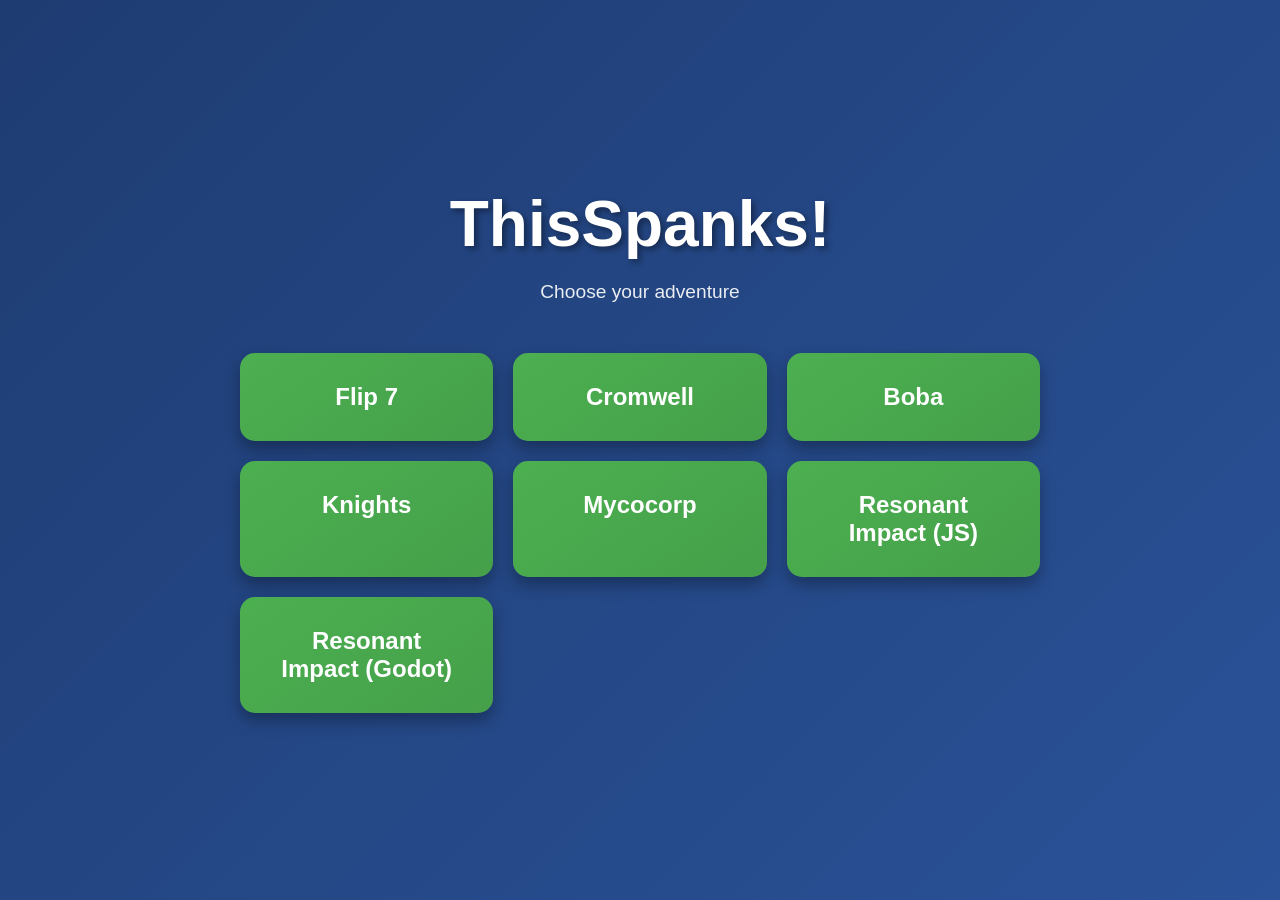
<file: index.html>
<!DOCTYPE html>
<html lang="en">
<head>
    <meta charset="UTF-8">
    <meta name="viewport" content="width=device-width, initial-scale=1.0">
    <title>ThisSpanks!</title>
    <style>
        * {
            margin: 0;
            padding: 0;
            box-sizing: border-box;
        }

        body {
            font-family: 'Segoe UI', Tahoma, Geneva, Verdana, sans-serif;
            background: linear-gradient(135deg, #1e3c72, #2a5298);
            min-height: 100vh;
            display: flex;
            flex-direction: column;
            align-items: center;
            justify-content: center;
            padding: 20px;
            color: white;
        }

        .container {
            max-width: 800px;
            width: 100%;
            text-align: center;
        }

        h1 {
            font-size: 4rem;
            margin-bottom: 20px;
            text-shadow: 3px 3px 6px rgba(0,0,0,0.4);
            animation: fadeInDown 1s ease-out;
        }

        .subtitle {
            font-size: 1.2rem;
            margin-bottom: 50px;
            opacity: 0.9;
            animation: fadeIn 1.5s ease-out;
        }

        .button-grid {
            display: grid;
            grid-template-columns: repeat(auto-fit, minmax(250px, 1fr));
            gap: 20px;
            margin-top: 30px;
            animation: fadeInUp 1s ease-out;
        }

        .nav-button {
            background: linear-gradient(145deg, #4CAF50, #45a049);
            border: none;
            color: white;
            padding: 30px 40px;
            text-align: center;
            text-decoration: none;
            display: inline-block;
            font-size: 1.5rem;
            font-weight: bold;
            border-radius: 15px;
            box-shadow: 0 8px 16px rgba(0,0,0,0.3);
            transition: all 0.3s ease;
            cursor: pointer;
        }

        .nav-button:hover {
            background: linear-gradient(145deg, #45a049, #3d8b40);
            transform: translateY(-5px);
            box-shadow: 0 12px 24px rgba(0,0,0,0.4);
        }

        .nav-button:active {
            transform: translateY(-2px);
            box-shadow: 0 6px 12px rgba(0,0,0,0.3);
        }

        @keyframes fadeInDown {
            from {
                opacity: 0;
                transform: translateY(-30px);
            }
            to {
                opacity: 1;
                transform: translateY(0);
            }
        }

        @keyframes fadeIn {
            from {
                opacity: 0;
            }
            to {
                opacity: 1;
            }
        }

        @keyframes fadeInUp {
            from {
                opacity: 0;
                transform: translateY(30px);
            }
            to {
                opacity: 1;
                transform: translateY(0);
            }
        }

        @media (max-width: 768px) {
            h1 {
                font-size: 2.5rem;
            }

            .nav-button {
                font-size: 1.2rem;
                padding: 20px 30px;
            }

            .button-grid {
                grid-template-columns: 1fr;
            }
        }
    </style>
</head>
<body>
    <div class="container">
        <h1>ThisSpanks!</h1>
        <p class="subtitle">Choose your adventure</p>
        
        <div class="button-grid">
            <a href="/flip7/" class="nav-button">Flip 7</a>
            <a href="/Cromwell/" class="nav-button">Cromwell</a>
            <a href="/boba/" class="nav-button">Boba</a>
            <a href="/knights/" class="nav-button">Knights</a>
            <a href="/mycocorp/" class="nav-button">Mycocorp</a>
            <a href="/resonant-impact-js/" class="nav-button">Resonant Impact (JS)</a>
            <a href="/resonant-impact-godot/" class="nav-button">Resonant Impact (Godot)</a>
        </div>
    </div>
</body>
</html>
</file>
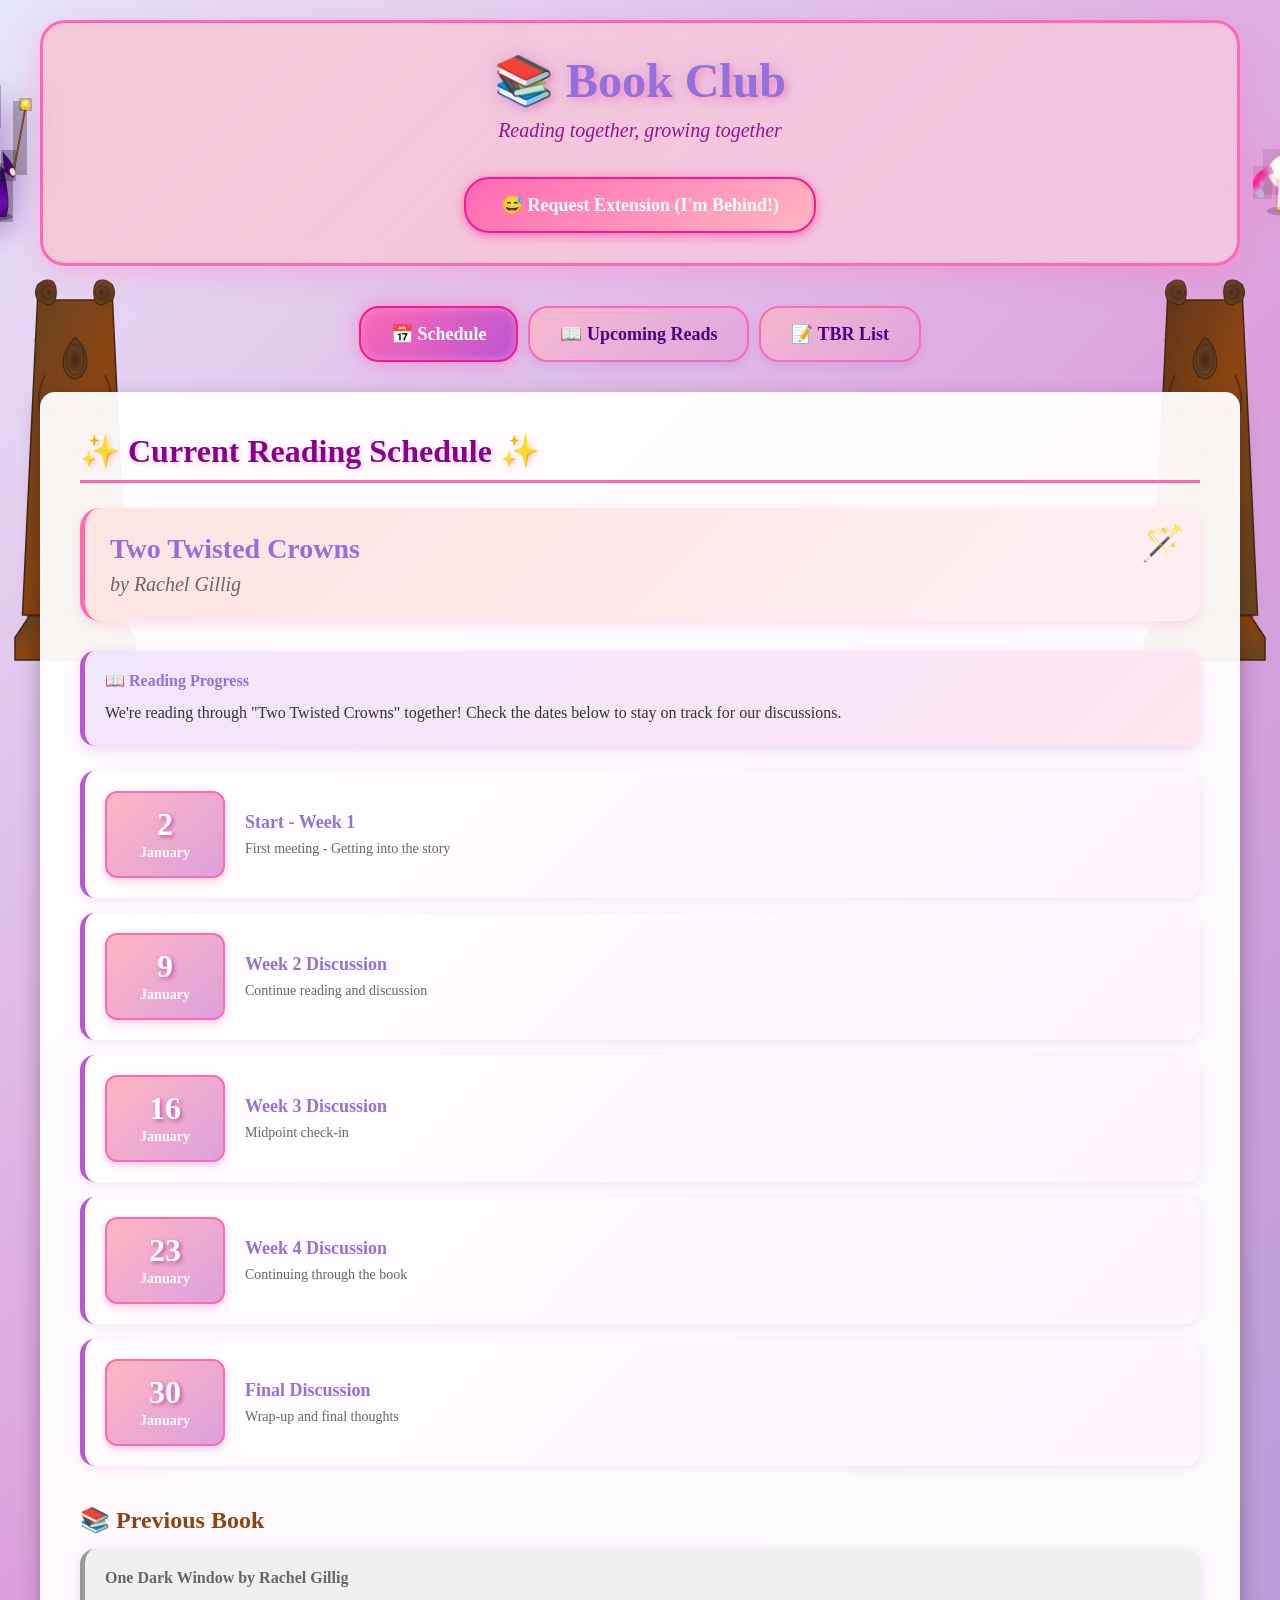
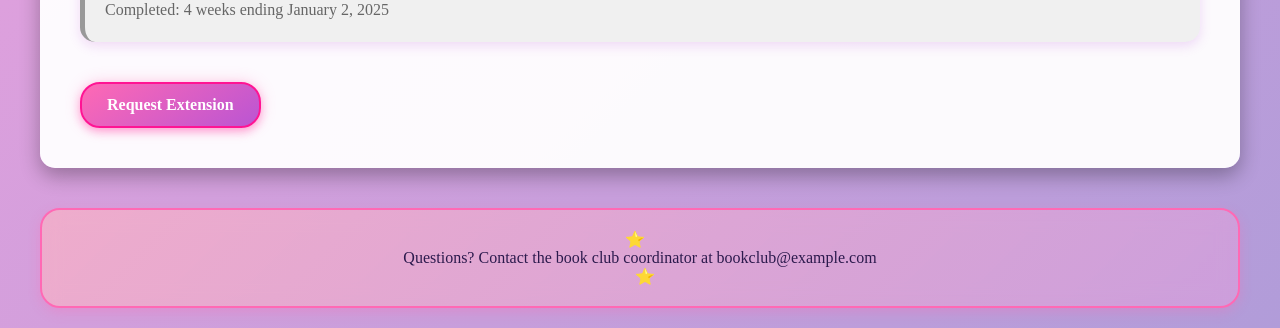
<file: bookclub/index.html>
<!DOCTYPE html>
<html lang="en">
<head>
    <meta charset="UTF-8">
    <meta name="viewport" content="width=device-width, initial-scale=1.0">
    <title>Book Club</title>
    <style>
        * {
            margin: 0;
            padding: 0;
            box-sizing: border-box;
        }

        body {
            font-family: 'Georgia', serif;
            background: linear-gradient(135deg, #E6E6FA, #DDA0DD, #B19CD9);
            min-height: 100vh;
            padding: 20px;
            color: #2C1A4D;
            position: relative;
            overflow-x: hidden;
        }

        body::before,
        body::after {
            content: '';
            position: fixed;
            top: 0;
            width: 150px;
            height: 100vh;
            background-size: contain;
            background-repeat: no-repeat;
            background-position: center;
            z-index: 1;
            pointer-events: none;
        }

        body::before {
            left: 0;
            background-image: url('data:image/svg+xml,%3Csvg xmlns="http://www.w3.org/2000/svg" viewBox="0 0 200 600"%3E%3Cdefs%3E%3ClinearGradient id="woodGrad1" x1="0%25" y1="0%25" x2="100%25" y2="100%25"%3E%3Cstop offset="0%25" style="stop-color:%23654321" /%3E%3Cstop offset="50%25" style="stop-color:%238B4513" /%3E%3Cstop offset="100%25" style="stop-color:%235C3317" /%3E%3C/linearGradient%3E%3CradialGradient id="carving"%3E%3Cstop offset="0%25" style="stop-color:%234A2511" /%3E%3Cstop offset="100%25" style="stop-color:%23654321" /%3E%3C/radialGradient%3E%3C/defs%3E%3Cg%3E%3C!-- Base --%3E%3Cpath d="M 40 520 L 160 520 L 180 550 L 180 580 L 20 580 L 20 550 Z" fill="url(%23woodGrad1)" stroke="%234A2511" stroke-width="2"/%3E%3Crect x="35" y="515" width="130" height="8" fill="%234A2511" opacity="0.5"/%3E%3C!-- Main body --%3E%3Cpath d="M 50 100 L 150 100 L 170 520 L 30 520 Z" fill="url(%23woodGrad1)" stroke="%234A2511" stroke-width="2"/%3E%3C!-- Ornate top scrollwork --%3E%3Cpath d="M 50 100 Q 45 90 50 80 Q 60 70 70 75 Q 75 80 75 90 Q 75 100 70 105 Q 65 108 60 105 Z" fill="url(%23carving)" stroke="%234A2511" stroke-width="1.5"/%3E%3Ccircle cx="65" cy="90" r="8" fill="url(%23carving)" stroke="%234A2511" stroke-width="1"/%3E%3Cpath d="M 150 100 Q 155 90 150 80 Q 140 70 130 75 Q 125 80 125 90 Q 125 100 130 105 Q 135 108 140 105 Z" fill="url(%23carving)" stroke="%234A2511" stroke-width="1.5"/%3E%3Ccircle cx="135" cy="90" r="8" fill="url(%23carving)" stroke="%234A2511" stroke-width="1"/%3E%3C!-- Center carved flourish --%3E%3Cpath d="M 100 150 Q 90 160 85 175 Q 82 190 90 200 Q 100 210 110 200 Q 118 190 115 175 Q 112 160 100 150 Z" fill="url(%23carving)" stroke="%234A2511" stroke-width="1.5"/%3E%3Cellipse cx="100" cy="180" rx="12" ry="20" fill="url(%23carving)" stroke="%234A2511" stroke-width="1"/%3E%3C!-- Decorative curves --%3E%3Cpath d="M 60 200 Q 50 220 52 240 Q 55 260 65 270" stroke="%234A2511" stroke-width="3" fill="none" opacity="0.6"/%3E%3Cpath d="M 140 200 Q 150 220 148 240 Q 145 260 135 270" stroke="%234A2511" stroke-width="3" fill="none" opacity="0.6"/%3E%3C!-- Additional carved details --%3E%3Ccircle cx="70" cy="250" r="6" fill="url(%23carving)" stroke="%234A2511" stroke-width="1"/%3E%3Ccircle cx="130" cy="250" r="6" fill="url(%23carving)" stroke="%234A2511" stroke-width="1"/%3E%3Ccircle cx="100" cy="300" r="7" fill="url(%23carving)" stroke="%234A2511" stroke-width="1"/%3E%3C!-- Wood grain lines --%3E%3Cline x1="45" y1="150" x2="155" y2="500" stroke="%235C3317" stroke-width="1" opacity="0.3"/%3E%3Cline x1="55" y1="120" x2="165" y2="510" stroke="%235C3317" stroke-width="1" opacity="0.2"/%3E%3Cline x1="75" y1="140" x2="145" y2="490" stroke="%235C3317" stroke-width="0.5" opacity="0.4"/%3E%3C/g%3E%3C/svg%3E');
        }

        body::after {
            right: 0;
            background-image: url('data:image/svg+xml,%3Csvg xmlns="http://www.w3.org/2000/svg" viewBox="0 0 200 600"%3E%3Cdefs%3E%3ClinearGradient id="woodGrad2" x1="0%25" y1="0%25" x2="100%25" y2="100%25"%3E%3Cstop offset="0%25" style="stop-color:%235C3317" /%3E%3Cstop offset="50%25" style="stop-color:%238B4513" /%3E%3Cstop offset="100%25" style="stop-color:%23654321" /%3E%3C/linearGradient%3E%3CradialGradient id="carving2"%3E%3Cstop offset="0%25" style="stop-color:%234A2511" /%3E%3Cstop offset="100%25" style="stop-color:%23654321" /%3E%3C/radialGradient%3E%3C/defs%3E%3Cg%3E%3C!-- Base --%3E%3Cpath d="M 40 520 L 160 520 L 180 550 L 180 580 L 20 580 L 20 550 Z" fill="url(%23woodGrad2)" stroke="%234A2511" stroke-width="2"/%3E%3Crect x="35" y="515" width="130" height="8" fill="%234A2511" opacity="0.5"/%3E%3C!-- Main body --%3E%3Cpath d="M 50 100 L 150 100 L 170 520 L 30 520 Z" fill="url(%23woodGrad2)" stroke="%234A2511" stroke-width="2"/%3E%3C!-- Ornate top scrollwork --%3E%3Cpath d="M 50 100 Q 45 90 50 80 Q 60 70 70 75 Q 75 80 75 90 Q 75 100 70 105 Q 65 108 60 105 Z" fill="url(%23carving2)" stroke="%234A2511" stroke-width="1.5"/%3E%3Ccircle cx="65" cy="90" r="8" fill="url(%23carving2)" stroke="%234A2511" stroke-width="1"/%3E%3Cpath d="M 150 100 Q 155 90 150 80 Q 140 70 130 75 Q 125 80 125 90 Q 125 100 130 105 Q 135 108 140 105 Z" fill="url(%23carving2)" stroke="%234A2511" stroke-width="1.5"/%3E%3Ccircle cx="135" cy="90" r="8" fill="url(%23carving2)" stroke="%234A2511" stroke-width="1"/%3E%3C!-- Center carved flourish --%3E%3Cpath d="M 100 150 Q 90 160 85 175 Q 82 190 90 200 Q 100 210 110 200 Q 118 190 115 175 Q 112 160 100 150 Z" fill="url(%23carving2)" stroke="%234A2511" stroke-width="1.5"/%3E%3Cellipse cx="100" cy="180" rx="12" ry="20" fill="url(%23carving2)" stroke="%234A2511" stroke-width="1"/%3E%3C!-- Decorative curves --%3E%3Cpath d="M 60 200 Q 50 220 52 240 Q 55 260 65 270" stroke="%234A2511" stroke-width="3" fill="none" opacity="0.6"/%3E%3Cpath d="M 140 200 Q 150 220 148 240 Q 145 260 135 270" stroke="%234A2511" stroke-width="3" fill="none" opacity="0.6"/%3E%3C!-- Additional carved details --%3E%3Ccircle cx="70" cy="250" r="6" fill="url(%23carving2)" stroke="%234A2511" stroke-width="1"/%3E%3Ccircle cx="130" cy="250" r="6" fill="url(%23carving2)" stroke="%234A2511" stroke-width="1"/%3E%3Ccircle cx="100" cy="300" r="7" fill="url(%23carving2)" stroke="%234A2511" stroke-width="1"/%3E%3C!-- Wood grain lines --%3E%3Cline x1="45" y1="150" x2="155" y2="500" stroke="%235C3317" stroke-width="1" opacity="0.3"/%3E%3Cline x1="55" y1="120" x2="165" y2="510" stroke="%235C3317" stroke-width="1" opacity="0.2"/%3E%3Cline x1="75" y1="140" x2="145" y2="490" stroke="%235C3317" stroke-width="0.5" opacity="0.4"/%3E%3C/g%3E%3C/svg%3E');
        }

        .container {
            max-width: 1200px;
            margin: 0 auto;
            position: relative;
            z-index: 2;
        }

        header {
            text-align: center;
            margin-bottom: 40px;
            padding: 30px;
            background: linear-gradient(135deg, rgba(255, 182, 193, 0.6), rgba(255, 218, 224, 0.6));
            border-radius: 25px;
            backdrop-filter: blur(10px);
            border: 3px solid #FF69B4;
            box-shadow: 0 8px 32px rgba(255, 105, 180, 0.3);
            position: relative;
            overflow: visible;
        }

        header::before {
            content: '';
            position: absolute;
            left: -120px;
            top: 50%;
            transform: translateY(-50%);
            width: 140px;
            height: 160px;
            background-image: url('data:image/svg+xml,%3Csvg xmlns="http://www.w3.org/2000/svg" viewBox="0 0 400 500"%3E%3Cdefs%3E%3ClinearGradient id="robeG" x1="0%25" y1="0%25" x2="0%25" y2="100%25"%3E%3Cstop offset="0%25" style="stop-color:%232C0F5C" /%3E%3Cstop offset="40%25" style="stop-color:%234B0082" /%3E%3Cstop offset="70%25" style="stop-color:%236A0DAD" /%3E%3Cstop offset="100%25" style="stop-color:%234B0082" /%3E%3C/linearGradient%3E%3ClinearGradient id="robeShade" x1="0%25" y1="0%25" x2="100%25" y2="0%25"%3E%3Cstop offset="0%25" style="stop-color:%232C0F5C" /%3E%3Cstop offset="50%25" style="stop-color:%234B0082" /%3E%3Cstop offset="100%25" style="stop-color:%232C0F5C" /%3E%3C/linearGradient%3E%3CradialGradient id="glow"%3E%3Cstop offset="0%25" style="stop-color:%23FFD700;stop-opacity:1" /%3E%3Cstop offset="30%25" style="stop-color:%23FFA500;stop-opacity:0.8" /%3E%3Cstop offset="100%25" style="stop-color:%23FF8C00;stop-opacity:0" /%3E%3C/radialGradient%3E%3ClinearGradient id="beardG" x1="0%25" y1="0%25" x2="0%25" y2="100%25"%3E%3Cstop offset="0%25" style="stop-color:%23FFFFFF" /%3E%3Cstop offset="60%25" style="stop-color:%23F0F0F0" /%3E%3Cstop offset="100%25" style="stop-color:%23E0E0E0" /%3E%3C/linearGradient%3E%3Cfilter id="wizShadow"%3E%3CfeGaussianBlur in="SourceAlpha" stdDeviation="4"/%3E%3CfeOffset dx="3" dy="4"/%3E%3CfeFlood flood-color="%23000" flood-opacity="0.5"/%3E%3CfeComposite in2="offsetblur" operator="in"/%3E%3CfeMerge%3E%3CfeMergeNode/%3E%3CfeMergeNode in="SourceGraphic"/%3E%3C/feMerge%3E%3C/filter%3E%3C/defs%3E%3C!-- Shadow base --%3E%3Cellipse cx="200" cy="480" rx="80" ry="15" fill="%23000" opacity="0.3"/%3E%3C!-- Robe body --%3E%3Cpath d="M 150 330 Q 140 370 135 420 Q 132 450 140 480 L 260 480 Q 268 450 265 420 Q 260 370 250 330 Z" fill="url(%23robeG)" stroke="%232C0F5C" stroke-width="3" filter="url(%23wizShadow)"/%3E%3C!-- Robe folds --%3E%3Cpath d="M 170 340 Q 168 380 166 420" stroke="%232C0F5C" stroke-width="2" fill="none" opacity="0.4"/%3E%3Cpath d="M 200 335 Q 198 375 197 420" stroke="%232C0F5C" stroke-width="2" fill="none" opacity="0.4"/%3E%3Cpath d="M 230 340 Q 232 380 234 420" stroke="%232C0F5C" stroke-width="2" fill="none" opacity="0.4"/%3E%3C!-- Sleeves --%3E%3Cpath d="M 150 280 Q 130 300 115 330 Q 110 345 118 358 L 145 340 Z" fill="url(%23robeShade)" stroke="%232C0F5C" stroke-width="2.5" filter="url(%23wizShadow)"/%3E%3Cpath d="M 250 280 Q 270 300 285 330 Q 290 345 282 358 L 255 340 Z" fill="url(%23robeShade)" stroke="%232C0F5C" stroke-width="2.5" filter="url(%23wizShadow)"/%3E%3C!-- Belt --%3E%3Crect x="155" y="325" width="90" height="12" rx="2" fill="%23654321" stroke="%233E2723" stroke-width="2"/%3E%3Crect x="192" y="327" width="16" height="8" rx="1" fill="%23B8860B" stroke="%23856404" stroke-width="1"/%3E%3C!-- Stars on robe (more realistic) --%3E%3Cpolygon points="170,360 172,368 180,368 174,373 176,381 170,376 164,381 166,373 160,368 168,368" fill="%23FFD700" stroke="%23B8860B" stroke-width="0.5" opacity="0.9"/%3E%3Cpolygon points="220,375 222,383 230,383 224,388 226,396 220,391 214,396 216,388 210,383 218,383" fill="%23FFD700" stroke="%23B8860B" stroke-width="0.5" opacity="0.9"/%3E%3Cpolygon points="195,400 197,408 205,408 199,413 201,421 195,416 189,421 191,413 185,408 193,408" fill="%23FFD700" stroke="%23B8860B" stroke-width="0.5" opacity="0.85"/%3E%3Ccircle cx="180" cy="390" r="2" fill="%23FFD700" opacity="0.7"/%3E%3Ccircle cx="210" cy="395" r="2" fill="%23FFD700" opacity="0.7"/%3E%3Ccircle cx="165" cy="410" r="1.5" fill="%23FFD700" opacity="0.6"/%3E%3Ccircle cx="225" cy="410" r="1.5" fill="%23FFD700" opacity="0.6"/%3E%3C!-- Torso --%3E%3Cellipse cx="200" cy="270" rx="35" ry="45" fill="url(%23robeG)" stroke="%232C0F5C" stroke-width="2.5"/%3E%3C!-- Neck --%3E%3Crect x="190" y="245" width="20" height="25" fill="%23FFE4C4" stroke="%23D2B48C" stroke-width="1.5"/%3E%3C!-- Head --%3E%3Cellipse cx="200" cy="220" rx="28" ry="35" fill="%23FFE4C4" stroke="%23D2B48C" stroke-width="2" filter="url(%23wizShadow)"/%3E%3C!-- Face details --%3E%3Cellipse cx="188" cy="215" rx="4" ry="5" fill="%234A4A4A"/%3E%3Cellipse cx="212" cy="215" rx="4" ry="5" fill="%234A4A4A"/%3E%3Ccircle cx="189" cy="213" r="1.5" fill="%23FFF" opacity="0.7"/%3E%3Ccircle cx="213" cy="213" r="1.5" fill="%23FFF" opacity="0.7"/%3E%3Cpath d="M 195 228 Q 200 232 205 228" stroke="%23C9A98D" stroke-width="1.5" fill="none"/%3E%3Cline x1="200" y1="223" x2="200" y2="228" stroke="%23C9A98D" stroke-width="1.5"/%3E%3C!-- Eyebrows --%3E%3Cpath d="M 180 205 Q 188 203 195 204" stroke="%23D0D0D0" stroke-width="2" fill="none" stroke-linecap="round"/%3E%3Cpath d="M 205 204 Q 212 203 220 205" stroke="%23D0D0D0" stroke-width="2" fill="none" stroke-linecap="round"/%3E%3C!-- Beard (more realistic) --%3E%3Cpath d="M 180 235 Q 185 255 185 275 Q 185 285 190 290" fill="url(%23beardG)" stroke="%23D0D0D0" stroke-width="1.5"/%3E%3Cpath d="M 220 235 Q 215 255 215 275 Q 215 285 210 290" fill="url(%23beardG)" stroke="%23D0D0D0" stroke-width="1.5"/%3E%3Cpath d="M 190 240 Q 200 260 210 240" fill="url(%23beardG)" stroke="%23D0D0D0" stroke-width="1.5"/%3E%3Cpath d="M 185 250 Q 200 275 215 250" fill="%23FFFFFF" stroke="%23E0E0E0" stroke-width="1.5"/%3E%3C!-- Beard texture --%3E%3Cpath d="M 188 250 Q 190 265 192 280" stroke="%23E0E0E0" stroke-width="1" fill="none" opacity="0.5"/%3E%3Cpath d="M 200 252 Q 200 267 200 282" stroke="%23E0E0E0" stroke-width="1" fill="none" opacity="0.5"/%3E%3Cpath d="M 212 250 Q 210 265 208 280" stroke="%23E0E0E0" stroke-width="1" fill="none" opacity="0.5"/%3E%3C!-- Wizard hat --%3E%3Cpath d="M 165 190 L 200 80 L 235 190 Z" fill="url(%23robeG)" stroke="%232C0F5C" stroke-width="3" filter="url(%23wizShadow)"/%3E%3Cellipse cx="200" cy="190" rx="38" ry="12" fill="%234B0082" stroke="%232C0F5C" stroke-width="2.5"/%3E%3C!-- Hat band detail --%3E%3Crect x="165" y="185" width="70" height="8" rx="1" fill="%23654321" opacity="0.8"/%3E%3Crect x="195" y="186" width="10" height="6" rx="1" fill="%23B8860B"/%3E%3C!-- Stars on hat --%3E%3Cpolygon points="200,120 202,128 210,128 204,133 206,141 200,136 194,141 196,133 190,128 198,128" fill="%23FFD700" stroke="%23B8860B" stroke-width="1"/%3E%3Ccircle cx="185" cy="150" r="2" fill="%23FFD700" opacity="0.8"/%3E%3Ccircle cx="215" cy="150" r="2" fill="%23FFD700" opacity="0.8"/%3E%3Ccircle cx="195" cy="140" r="1.5" fill="%23FFD700" opacity="0.7"/%3E%3Ccircle cx="205" cy="135" r="1.5" fill="%23FFD700" opacity="0.7"/%3E%3C!-- Magic staff --%3E%3Cpath d="M 285 330 L 320 140" stroke="%23654321" stroke-width="6" stroke-linecap="round" filter="url(%23wizShadow)"/%3E%3Cpath d="M 287 320 L 318 150" stroke="%238B4513" stroke-width="3" stroke-linecap="round"/%3E%3C!-- Staff orb --%3E%3Ccircle cx="320" cy="130" r="22" fill="url(%23glow)" opacity="0.9"/%3E%3Ccircle cx="320" cy="130" r="16" fill="%23FFD700" opacity="0.8" filter="url(%23wizShadow)"/%3E%3Cpolygon points="320,115 323,123 331,123 325,128 327,136 320,131 313,136 315,128 309,123 317,123" fill="%23FFF" opacity="0.9"/%3E%3C!-- Magic sparkles --%3E%3Ccircle cx="310" cy="120" r="3" fill="%23FFD700" opacity="0.7"%3E%3Canimate attributeName="opacity" values="0.7;1;0.7" dur="1.5s" repeatCount="indefinite"/%3E%3C/circle%3E%3Ccircle cx="330" cy="125" r="2.5" fill="%23FFA500" opacity="0.6"%3E%3Canimate attributeName="opacity" values="0.6;1;0.6" dur="2s" repeatCount="indefinite"/%3E%3C/circle%3E%3Ccircle cx="315" cy="140" r="2" fill="%23FFD700" opacity="0.5"%3E%3Canimate attributeName="opacity" values="0.5;0.9;0.5" dur="1.8s" repeatCount="indefinite"/%3E%3C/circle%3E%3Ccircle cx="328" cy="118" r="2" fill="%23FFF" opacity="0.8"%3E%3Canimate attributeName="opacity" values="0.8;1;0.8" dur="1.3s" repeatCount="indefinite"/%3E%3C/circle%3E%3C!-- Hand --%3E%3Cellipse cx="280" cy="340" rx="8" ry="12" fill="%23FFE4C4" stroke="%23D2B48C" stroke-width="1.5" transform="rotate(-20 280 340)"/%3E%3C/svg%3E');
            background-size: contain;
            background-repeat: no-repeat;
            animation: float 3s ease-in-out infinite;
            filter: drop-shadow(0 8px 16px rgba(75, 0, 130, 0.5));
        }

        header::after {
            content: '';
            position: absolute;
            right: -120px;
            top: 50%;
            transform: translateY(-50%);
            width: 140px;
            height: 160px;
            background-image: url('data:image/svg+xml,%3Csvg xmlns="http://www.w3.org/2000/svg" viewBox="0 0 450 500"%3E%3Cdefs%3E%3ClinearGradient id="uBody" x1="0%25" y1="0%25" x2="0%25" y2="100%25"%3E%3Cstop offset="0%25" style="stop-color:%23FFFFFF" /%3E%3Cstop offset="50%25" style="stop-color:%23FFF5F7" /%3E%3Cstop offset="100%25" style="stop-color:%23FFE4E8" /%3E%3C/linearGradient%3E%3ClinearGradient id="mane" x1="0%25" y1="0%25" x2="100%25" y2="100%25"%3E%3Cstop offset="0%25" style="stop-color:%23FF69B4" /%3E%3Cstop offset="25%25" style="stop-color:%23FF1493" /%3E%3Cstop offset="50%25" style="stop-color:%23DDA0DD" /%3E%3Cstop offset="75%25" style="stop-color:%2387CEEB" /%3E%3Cstop offset="100%25" style="stop-color:%2398FB98" /%3E%3C/linearGradient%3E%3ClinearGradient id="horn" x1="0%25" y1="0%25" x2="0%25" y2="100%25"%3E%3Cstop offset="0%25" style="stop-color:%23FFD700" /%3E%3Cstop offset="25%25" style="stop-color:%23FFF8DC" /%3E%3Cstop offset="50%25" style="stop-color:%23FFD700" /%3E%3Cstop offset="75%25" style="stop-color:%23FFA500" /%3E%3Cstop offset="100%25" style="stop-color:%23FFD700" /%3E%3C/linearGradient%3E%3CradialGradient id="hornGlow"%3E%3Cstop offset="0%25" style="stop-color:%23FFD700;stop-opacity:0.8" /%3E%3Cstop offset="100%25" style="stop-color:%23FFD700;stop-opacity:0" /%3E%3C/radialGradient%3E%3Cfilter id="uShadow"%3E%3CfeGaussianBlur in="SourceAlpha" stdDeviation="3"/%3E%3CfeOffset dx="2" dy="3"/%3E%3CfeFlood flood-color="%23000" flood-opacity="0.3"/%3E%3CfeComposite in2="offsetblur" operator="in"/%3E%3CfeMerge%3E%3CfeMergeNode/%3E%3CfeMergeNode in="SourceGraphic"/%3E%3C/feMerge%3E%3C/filter%3E%3C/defs%3E%3Cellipse cx="250" cy="475" rx="90" ry="18" fill="%23000" opacity="0.2"/%3E%3Cellipse cx="240" cy="350" rx="75" ry="60" fill="url(%23uBody)" stroke="%23FFB6C1" stroke-width="2.5" filter="url(%23uShadow)"/%3E%3Cellipse cx="235" cy="350" rx="50" ry="40" fill="%23FFF" opacity="0.6"/%3E%3Cpath d="M 200 330 Q 210 350 200 370" stroke="%23FFD4E0" stroke-width="1" fill="none" opacity="0.5"/%3E%3Cpath d="M 280 330 Q 270 350 280 370" stroke="%23FFD4E0" stroke-width="1" fill="none" opacity="0.5"/%3E%3Cpath d="M 200 380 L 195 450 L 193 465 Q 193 468 196 468 L 204 468 Q 207 468 207 465 L 210 450 L 215 380 Z" fill="url(%23uBody)" stroke="%23FFB6C1" stroke-width="2" filter="url(%23uShadow)"/%3E%3Cpath d="M 265 380 L 260 450 L 258 465 Q 258 468 261 468 L 269 468 Q 272 468 272 465 L 275 450 L 280 380 Z" fill="url(%23uBody)" stroke="%23FFB6C1" stroke-width="2" filter="url(%23uShadow)"/%3E%3Cellipse cx="200" cy="467" rx="8" ry="4" fill="%23FFD700" stroke="%23FFA500" stroke-width="1.5"/%3E%3Cellipse cx="265" cy="467" rx="8" ry="4" fill="%23FFD700" stroke="%23FFA500" stroke-width="1.5"/%3E%3Cline x1="200" y1="390" x2="200" y2="450" stroke="%23FFD4E0" stroke-width="0.5" opacity="0.4"/%3E%3Cline x1="265" y1="390" x2="265" y2="450" stroke="%23FFD4E0" stroke-width="0.5" opacity="0.4"/%3E%3Cellipse cx="290" cy="290" rx="35" ry="55" fill="url(%23uBody)" stroke="%23FFB6C1" stroke-width="2.5" transform="rotate(15 290 290)" filter="url(%23uShadow)"/%3E%3Cellipse cx="285" cy="285" rx="25" ry="40" fill="%23FFF" opacity="0.5" transform="rotate(15 285 285)"/%3E%3Cellipse cx="330" cy="230" rx="40" ry="48" fill="url(%23uBody)" stroke="%23FFB6C1" stroke-width="2.5" transform="rotate(10 330 230)" filter="url(%23uShadow)"/%3E%3Cellipse cx="328" cy="228" rx="30" ry="38" fill="%23FFF" opacity="0.6" transform="rotate(10 328 228)"/%3E%3Cellipse cx="365" cy="245" rx="20" ry="18" fill="%23FFF5F7" stroke="%23FFB6C1" stroke-width="2"/%3E%3Cellipse cx="363" cy="243" rx="14" ry="12" fill="%23FFF" opacity="0.7"/%3E%3Cellipse cx="370" cy="248" rx="3" ry="4" fill="%23FFB6C1"/%3E%3Cpath d="M 360 255 Q 365 258 370 255" stroke="%23FFB6C1" stroke-width="1.5" fill="none" stroke-linecap="round"/%3E%3Ccircle cx="335" cy="180" r="15" fill="url(%23hornGlow)" opacity="0.6"/%3E%3Cpath d="M 330 185 L 335 130 L 340 185 Z" fill="url(%23horn)" stroke="%23FFA500" stroke-width="2" filter="url(%23uShadow)"/%3E%3Cline x1="332" y1="180" x2="337" y2="180" stroke="%23FFA500" stroke-width="1" opacity="0.6"/%3E%3Cline x1="333" y1="170" x2="337" y2="170" stroke="%23FFA500" stroke-width="1" opacity="0.6"/%3E%3Cline x1="333" y1="160" x2="336.5" y2="160" stroke="%23FFA500" stroke-width="1" opacity="0.6"/%3E%3Cline x1="333.5" y1="150" x2="336" y2="150" stroke="%23FFA500" stroke-width="1" opacity="0.6"/%3E%3Cline x1="334" y1="140" x2="335.5" y2="140" stroke="%23FFA500" stroke-width="1" opacity="0.6"/%3E%3Ccircle cx="340" cy="225" rx="6" ry="7" fill="%234A4A4A"/%3E%3Ccircle cx="341" cy="223" r="2" fill="%23FFF" opacity="0.8"/%3E%3Cpath d="M 320 205 Q 322 200 328 198" stroke="%23FFB6C1" stroke-width="1.5" fill="none" stroke-linecap="round"/%3E%3Cellipse cx="315" cy="210" rx="10" ry="16" fill="%23FFF0F5" stroke="%23FFB6C1" stroke-width="1.5" transform="rotate(-25 315 210)"/%3E%3Cellipse cx="315" cy="210" rx="6" ry="10" fill="%23FFD4E0" opacity="0.4" transform="rotate(-25 315 210)"/%3E%3Cpath d="M 270 200 Q 260 210 258 225 Q 257 240 262 255 Q 268 270 275 280" stroke="url(%23mane)" stroke-width="14" fill="none" stroke-linecap="round" filter="url(%23uShadow)"/%3E%3Cpath d="M 275 205 Q 265 215 263 230 Q 262 245 267 258 Q 272 270 278 278" stroke="url(%23mane)" stroke-width="10" fill="none" stroke-linecap="round" opacity="0.8"/%3E%3Cpath d="M 280 210 Q 272 218 270 230 Q 269 242 273 252" stroke="url(%23mane)" stroke-width="7" fill="none" stroke-linecap="round" opacity="0.6"/%3E%3Cpath d="M 170 340 Q 145 350 130 365 Q 120 380 125 398 Q 130 415 140 425" stroke="url(%23mane)" stroke-width="16" fill="none" stroke-linecap="round" filter="url(%23uShadow)"/%3E%3Cpath d="M 175 345 Q 152 355 138 368 Q 130 382 134 397 Q 138 410 146 418" stroke="url(%23mane)" stroke-width="12" fill="none" stroke-linecap="round" opacity="0.8"/%3E%3Cpath d="M 180 350 Q 160 358 150 368 Q 145 378 148 390" stroke="url(%23mane)" stroke-width="9" fill="none" stroke-linecap="round" opacity="0.6"/%3E%3Cpolygon points="335,118 338,127 347,127 340,133 343,142 335,136 327,142 330,133 323,127 332,127" fill="%23FFD700" opacity="0.9"%3E%3Canimate attributeName="opacity" values="0.9;1;0.9" dur="2s" repeatCount="indefinite"/%3E%3C/polygon%3E%3Ccircle cx="350" cy="135" r="3" fill="%23FF69B4" opacity="0.8"%3E%3Canimate attributeName="opacity" values="0.8;1;0.8" dur="1.8s" repeatCount="indefinite"/%3E%3C/circle%3E%3Ccircle cx="320" cy="125" r="2.5" fill="%2387CEEB" opacity="0.7"%3E%3Canimate attributeName="opacity" values="0.7;1;0.7" dur="2.2s" repeatCount="indefinite"/%3E%3C/circle%3E%3Ccircle cx="345" cy="120" r="2" fill="%23DDA0DD" opacity="0.8"%3E%3Canimate attributeName="opacity" values="0.8;1;0.8" dur="1.5s" repeatCount="indefinite"/%3E%3C/circle%3E%3Ccircle cx="328" cy="115" r="2" fill="%2398FB98" opacity="0.7"%3E%3Canimate attributeName="opacity" values="0.7;1;0.7" dur="1.9s" repeatCount="indefinite"/%3E%3C/circle%3E%3C/svg%3E');
            background-size: contain;
            background-repeat: no-repeat;
            animation: float 3s ease-in-out infinite 1.5s;
            filter: drop-shadow(0 8px 16px rgba(255, 105, 180, 0.5));
        }

        @keyframes float {
            0%, 100% { transform: translateY(-50%) translateY(0); }
            50% { transform: translateY(-50%) translateY(-15px); }
        }

        h1 {
            font-size: 48px;
            color: #9370DB;
            text-shadow: 3px 3px 6px rgba(255, 105, 180, 0.5), 0 0 20px rgba(147, 112, 219, 0.3);
            margin-bottom: 10px;
            font-family: 'Brush Script MT', cursive, 'Georgia', serif;
        }

        .subtitle {
            font-size: 20px;
            font-style: italic;
            opacity: 0.9;
            margin-bottom: 20px;
            color: #8B008B;
        }

        .header-btn {
            background: linear-gradient(145deg, #FF69B4, #FFB6C1);
            border: 2px solid #FF1493;
            color: white;
            padding: 15px 35px;
            text-align: center;
            text-decoration: none;
            display: inline-block;
            font-size: 18px;
            cursor: pointer;
            border-radius: 25px;
            box-shadow: 0 4px 8px rgba(255, 20, 147, 0.3), 0 0 15px rgba(255, 105, 180, 0.4);
            transition: all 0.3s;
            font-weight: bold;
            margin-top: 15px;
        }

        .header-btn:hover {
            background: linear-gradient(145deg, #FFB6C1, #FF69B4);
            transform: translateY(-2px) scale(1.05);
            box-shadow: 0 6px 12px rgba(255, 20, 147, 0.4), 0 0 25px rgba(255, 105, 180, 0.6);
        }

        /* Tab Navigation */
        .tabs {
            display: flex;
            gap: 10px;
            margin-bottom: 30px;
            flex-wrap: wrap;
            justify-content: center;
        }

        .tab-button {
            background: linear-gradient(135deg, rgba(255, 182, 193, 0.7), rgba(221, 160, 221, 0.7));
            border: 2px solid #FF69B4;
            color: #4B0082;
            padding: 15px 30px;
            font-size: 18px;
            cursor: pointer;
            border-radius: 20px;
            backdrop-filter: blur(10px);
            transition: all 0.3s;
            font-family: 'Georgia', serif;
            font-weight: bold;
            box-shadow: 0 4px 8px rgba(147, 112, 219, 0.2);
        }

        .tab-button:hover {
            background: linear-gradient(135deg, rgba(255, 105, 180, 0.8), rgba(186, 85, 211, 0.8));
            border-color: #FF1493;
            transform: translateY(-2px) rotate(2deg);
            box-shadow: 0 6px 12px rgba(147, 112, 219, 0.4);
        }

        .tab-button.active {
            background: linear-gradient(135deg, #FF69B4, #BA55D3);
            color: white;
            border-color: #FF1493;
            box-shadow: 0 0 20px rgba(255, 105, 180, 0.6), inset 0 0 10px rgba(255, 255, 255, 0.3);
        }

        /* Tab Content */
        .tab-content {
            display: none;
            background: rgba(255, 255, 255, 0.95);
            border-radius: 15px;
            padding: 40px;
            color: #333;
            box-shadow: 0 8px 20px rgba(0,0,0,0.3);
            animation: fadeIn 0.3s ease-in;
        }

        .tab-content.active {
            display: block;
        }

        @keyframes fadeIn {
            from {
                opacity: 0;
                transform: translateY(10px);
            }
            to {
                opacity: 1;
                transform: translateY(0);
            }
        }

        h2 {
            color: #8B008B;
            margin-bottom: 25px;
            padding-bottom: 10px;
            border-bottom: 3px solid #FF69B4;
            font-size: 32px;
            text-shadow: 2px 2px 4px rgba(255, 105, 180, 0.3);
        }

        h2::before {
            content: '✨ ';
        }

        h2::after {
            content: ' ✨';
        }

        h3 {
            color: #9370DB;
            margin-top: 25px;
            margin-bottom: 15px;
            font-size: 24px;
        }

        /* Upcoming Reads */
        .month-card {
            background: linear-gradient(135deg, #FFE4E1, #FFF0F5);
            padding: 25px;
            border-radius: 20px;
            margin-bottom: 25px;
            border-left: 5px solid #FF69B4;
            box-shadow: 0 4px 12px rgba(255, 105, 180, 0.2);
            position: relative;
        }

        .month-card::before {
            content: '🌟';
            position: absolute;
            top: 10px;
            right: 10px;
            font-size: 30px;
            opacity: 0.6;
        }

        .month-title {
            font-size: 24px;
            font-weight: bold;
            color: #BA55D3;
            margin-bottom: 15px;
        }

        .book-item {
            background: rgba(255, 255, 255, 0.7);
            padding: 15px;
            border-radius: 8px;
            margin-bottom: 10px;
        }

        .book-title {
            font-size: 20px;
            font-weight: bold;
            color: #9370DB;
        }

        .book-author {
            font-style: italic;
            color: #666;
            margin-top: 5px;
        }

        .book-meta {
            font-size: 14px;
            color: #888;
            margin-top: 8px;
        }

        /* TBR List */
        .tbr-list {
            display: grid;
            gap: 20px;
        }

        .tbr-item {
            background: linear-gradient(135deg, #FFF0F5, #FFE4E1);
            padding: 20px;
            border-radius: 15px;
            border-left: 4px solid #FF69B4;
            display: grid;
            grid-template-columns: 1fr auto;
            gap: 15px;
            align-items: start;
            box-shadow: 0 2px 8px rgba(255, 105, 180, 0.15);
        }

        .tbr-info {
            flex: 1;
        }

        .tbr-title {
            font-size: 20px;
            font-weight: bold;
            color: #9370DB;
            margin-bottom: 5px;
        }

        .tbr-author {
            font-style: italic;
            color: #666;
            margin-bottom: 10px;
        }

        .tbr-suggested {
            font-size: 14px;
            color: #888;
        }

        .tbr-votes {
            text-align: center;
            padding: 10px;
            background: linear-gradient(135deg, rgba(255, 182, 193, 0.5), rgba(221, 160, 221, 0.5));
            border-radius: 12px;
            min-width: 80px;
            border: 2px solid #FFB6C1;
        }

        .vote-count {
            font-size: 28px;
            font-weight: bold;
            color: #FF1493;
        }

        .vote-label {
            font-size: 12px;
            color: #666;
        }

        /* Schedule */
        .current-book-header {
            background: linear-gradient(135deg, #FFE4E1, #FFF0F5);
            padding: 25px;
            border-radius: 20px;
            margin-bottom: 30px;
            border-left: 5px solid #FF69B4;
            box-shadow: 0 4px 12px rgba(255, 105, 180, 0.2);
            position: relative;
        }

        .current-book-header::before {
            content: '🪄';
            position: absolute;
            top: 15px;
            right: 15px;
            font-size: 35px;
        }

        .current-book-title {
            font-size: 28px;
            font-weight: bold;
            color: #9370DB;
            margin-bottom: 8px;
        }

        .current-book-author {
            font-size: 20px;
            font-style: italic;
            color: #666;
        }

        .schedule-list {
            display: grid;
            gap: 15px;
        }

        .schedule-item {
            background: linear-gradient(135deg, #FFF, #FFF5FF);
            padding: 20px;
            border-radius: 15px;
            border-left: 5px solid #BA55D3;
            display: grid;
            grid-template-columns: auto 1fr;
            gap: 20px;
            align-items: center;
            box-shadow: 0 2px 8px rgba(186, 85, 211, 0.15);
        }

        .schedule-date {
            text-align: center;
            padding: 15px;
            background: linear-gradient(135deg, #FFB6C1, #DDA0DD);
            border-radius: 12px;
            min-width: 120px;
            border: 2px solid #FF69B4;
            box-shadow: 0 4px 8px rgba(255, 105, 180, 0.3);
        }

        .date-day {
            font-size: 32px;
            font-weight: bold;
            color: white;
            line-height: 1;
            text-shadow: 2px 2px 4px rgba(139, 0, 139, 0.5);
        }

        .date-month {
            font-size: 14px;
            color: white;
            margin-top: 5px;
            font-weight: bold;
        }

        .schedule-details {
            flex: 1;
        }

        .schedule-reading {
            font-size: 18px;
            font-weight: bold;
            color: #9370DB;
            margin-bottom: 5px;
        }

        .schedule-notes {
            font-size: 14px;
            color: #666;
            margin-top: 8px;
        }

        /* Info Box */
        .info-box {
            background: linear-gradient(135deg, #F0E6FF, #FFE6F0);
            border-left: 5px solid #BA55D3;
            padding: 20px;
            margin-bottom: 25px;
            border-radius: 15px;
            box-shadow: 0 4px 12px rgba(186, 85, 211, 0.2);
        }

        .info-box h4 {
            color: #9370DB;
            margin-bottom: 10px;
        }

        .info-box p {
            color: #333;
            line-height: 1.6;
        }

        /* Buttons */
        .btn {
            background: linear-gradient(145deg, #FF69B4, #BA55D3);
            border: 2px solid #FF1493;
            color: white;
            padding: 12px 25px;
            text-align: center;
            text-decoration: none;
            display: inline-block;
            font-size: 16px;
            cursor: pointer;
            border-radius: 20px;
            box-shadow: 0 4px 8px rgba(255, 20, 147, 0.3), 0 0 15px rgba(255, 105, 180, 0.3);
            transition: all 0.3s;
            font-weight: bold;
            margin-top: 15px;
        }

        .btn:hover {
            background: linear-gradient(145deg, #BA55D3, #FF69B4);
            transform: translateY(-2px) scale(1.05);
            box-shadow: 0 6px 12px rgba(255, 20, 147, 0.4), 0 0 25px rgba(255, 105, 180, 0.5);
        }

        footer {
            text-align: center;
            margin-top: 40px;
            padding: 20px;
            background: linear-gradient(135deg, rgba(255, 182, 193, 0.6), rgba(221, 160, 221, 0.6));
            border-radius: 20px;
            backdrop-filter: blur(10px);
            border: 2px solid #FF69B4;
            box-shadow: 0 4px 12px rgba(255, 105, 180, 0.3);
        }

        footer::before {
            content: '⭐';
            margin-right: 10px;
        }

        footer::after {
            content: '⭐';
            margin-left: 10px;
        }

        @media (max-width: 768px) {
            h1 {
                font-size: 36px;
            }

            .tab-button {
                padding: 12px 20px;
                font-size: 16px;
            }

            .tab-content {
                padding: 25px;
            }

            .schedule-item {
                grid-template-columns: 1fr;
            }

            .schedule-date {
                min-width: auto;
            }

            .tbr-item {
                grid-template-columns: 1fr;
            }
        }
    </style>
</head>
<body>
    <div class="container">
        <header>
            <h1>📚 Book Club</h1>
            <div class="subtitle">Reading together, growing together</div>
            <a href="extension/" class="header-btn">😅 Request Extension (I'm Behind!)</a>
        </header>

        <!-- Tab Navigation -->
        <div class="tabs">
            <button class="tab-button active" onclick="openTab('schedule')">📅 Schedule</button>
            <button class="tab-button" onclick="openTab('upcoming')">📖 Upcoming Reads</button>
            <button class="tab-button" onclick="openTab('tbr')">📝 TBR List</button>
        </div>

        <!-- Schedule Tab -->
        <div id="schedule" class="tab-content active">
            <h2>Current Reading Schedule</h2>

            <div class="current-book-header">
                <div class="current-book-title">Two Twisted Crowns</div>
                <div class="current-book-author">by Rachel Gillig</div>
            </div>

            <div class="info-box">
                <h4>📖 Reading Progress</h4>
                <p>We're reading through "Two Twisted Crowns" together! Check the dates below to stay on track for our discussions.</p>
            </div>

            <div class="schedule-list">
                <div class="schedule-item">
                    <div class="schedule-date">
                        <div class="date-day">2</div>
                        <div class="date-month">January</div>
                    </div>
                    <div class="schedule-details">
                        <div class="schedule-reading">Start - Week 1</div>
                        <div class="schedule-notes">First meeting - Getting into the story</div>
                    </div>
                </div>

                <div class="schedule-item">
                    <div class="schedule-date">
                        <div class="date-day">9</div>
                        <div class="date-month">January</div>
                    </div>
                    <div class="schedule-details">
                        <div class="schedule-reading">Week 2 Discussion</div>
                        <div class="schedule-notes">Continue reading and discussion</div>
                    </div>
                </div>

                <div class="schedule-item">
                    <div class="schedule-date">
                        <div class="date-day">16</div>
                        <div class="date-month">January</div>
                    </div>
                    <div class="schedule-details">
                        <div class="schedule-reading">Week 3 Discussion</div>
                        <div class="schedule-notes">Midpoint check-in</div>
                    </div>
                </div>

                <div class="schedule-item">
                    <div class="schedule-date">
                        <div class="date-day">23</div>
                        <div class="date-month">January</div>
                    </div>
                    <div class="schedule-details">
                        <div class="schedule-reading">Week 4 Discussion</div>
                        <div class="schedule-notes">Continuing through the book</div>
                    </div>
                </div>

                <div class="schedule-item">
                    <div class="schedule-date">
                        <div class="date-day">30</div>
                        <div class="date-month">January</div>
                    </div>
                    <div class="schedule-details">
                        <div class="schedule-reading">Final Discussion</div>
                        <div class="schedule-notes">Wrap-up and final thoughts</div>
                    </div>
                </div>
            </div>

            <h3 style="margin-top: 40px; color: #8B4513;">📚 Previous Book</h3>
            <div class="info-box" style="background: #f0f0f0; border-left-color: #999;">
                <h4 style="color: #666;">One Dark Window by Rachel Gillig</h4>
                <p style="color: #666;">Completed: 4 weeks ending January 2, 2025</p>
            </div>

            <a href="extension/" class="btn">Request Extension</a>
        </div>

        <!-- Upcoming Reads Tab -->
        <div id="upcoming" class="tab-content">
            <h2>Upcoming Reads</h2>

            <div class="info-box">
                <h4>📅 What's Coming Next</h4>
                <p>Here's what we have planned for the next few months. Mark your calendars!</p>
            </div>

            <div class="month-card">
                <div class="month-title">📖 February 2025</div>
                <div class="book-item">
                    <div class="book-title">The Alloy of Law (Mistborn Era 2, Book 1)</div>
                    <div class="book-author">by Brandon Sanderson</div>
                    <div class="book-meta">Fantasy • ~336 pages • 3 weeks • Discussion starts February 6th</div>
                </div>
            </div>

            <div class="month-card">
                <div class="month-title">📖 March 2025</div>
                <div class="book-item">
                    <div class="book-title">Shadows of Self (Mistborn Era 2, Book 2)</div>
                    <div class="book-author">by Brandon Sanderson</div>
                    <div class="book-meta">Fantasy • ~383 pages • 3 weeks • Discussion starts March 6th</div>
                </div>
            </div>

            <div class="month-card">
                <div class="month-title">📖 April 2025</div>
                <div class="book-item">
                    <div class="book-title">The Bands of Mourning (Mistborn Era 2, Book 3)</div>
                    <div class="book-author">by Brandon Sanderson</div>
                    <div class="book-meta">Fantasy • ~447 pages • 3 weeks • Discussion starts April 3rd</div>
                </div>
            </div>

            <div class="month-card">
                <div class="month-title">📖 May 2025</div>
                <div class="book-item">
                    <div class="book-title">The Lost Metal (Mistborn Era 2, Book 4)</div>
                    <div class="book-author">by Brandon Sanderson</div>
                    <div class="book-meta">Fantasy • ~528 pages • 3 weeks • Discussion starts May 1st</div>
                </div>
            </div>
        </div>

        <!-- TBR Tab -->
        <div id="tbr" class="tab-content">
            <h2>To Be Read (TBR) List</h2>

            <div class="info-box">
                <h4>💡 Suggest a Book!</h4>
                <p>These are books that members have suggested. We'll vote on future selections from this list. Want to add a book? Contact the club coordinator!</p>
            </div>

            <div class="tbr-list">
                <div class="tbr-item">
                    <div class="tbr-info">
                        <div class="tbr-title">The Eye of the World (Wheel of Time #1)</div>
                        <div class="tbr-author">by Robert Jordan</div>
                        <div class="tbr-suggested">Epic fantasy series - First book in the legendary Wheel of Time saga</div>
                    </div>
                    <div class="tbr-votes">
                        <div class="vote-count">15</div>
                        <div class="vote-label">votes</div>
                    </div>
                </div>

                <div class="tbr-item">
                    <div class="tbr-info">
                        <div class="tbr-title">The Name of the Wind</div>
                        <div class="tbr-author">by Patrick Rothfuss</div>
                        <div class="tbr-suggested">Fantasy masterpiece - The story of Kvothe, a legendary hero</div>
                    </div>
                    <div class="tbr-votes">
                        <div class="vote-count">12</div>
                        <div class="vote-label">votes</div>
                    </div>
                </div>

                <div class="tbr-item">
                    <div class="tbr-info">
                        <div class="tbr-title">Holly</div>
                        <div class="tbr-author">by Stephen King</div>
                        <div class="tbr-suggested">Thriller - Holly Gibney takes on a dangerous case</div>
                    </div>
                    <div class="tbr-votes">
                        <div class="vote-count">10</div>
                        <div class="vote-label">votes</div>
                    </div>
                </div>

                <div class="tbr-item">
                    <div class="tbr-info">
                        <div class="tbr-title">On Writing: A Memoir of the Craft</div>
                        <div class="tbr-author">by Stephen King</div>
                        <div class="tbr-suggested">Non-fiction - Part memoir, part master class on the art of writing</div>
                    </div>
                    <div class="tbr-votes">
                        <div class="vote-count">8</div>
                        <div class="vote-label">votes</div>
                    </div>
                </div>

                <div class="tbr-item">
                    <div class="tbr-info">
                        <div class="tbr-title">The Thief Lord</div>
                        <div class="tbr-author">by Cornelia Funke</div>
                        <div class="tbr-suggested">Middle grade fantasy - Adventure in the magical city of Venice</div>
                    </div>
                    <div class="tbr-votes">
                        <div class="vote-count">7</div>
                        <div class="vote-label">votes</div>
                    </div>
                </div>
            </div>
        </div>

        <footer>
            <p>Questions? Contact the book club coordinator at bookclub@example.com</p>
        </footer>
    </div>

    <script>
        function openTab(tabName) {
            // Hide all tab contents
            const tabContents = document.getElementsByClassName('tab-content');
            for (let i = 0; i < tabContents.length; i++) {
                tabContents[i].classList.remove('active');
            }

            // Remove active class from all buttons
            const tabButtons = document.getElementsByClassName('tab-button');
            for (let i = 0; i < tabButtons.length; i++) {
                tabButtons[i].classList.remove('active');
            }

            // Show the selected tab
            document.getElementById(tabName).classList.add('active');
            
            // Add active class to clicked button
            event.target.classList.add('active');
        }
    </script>
</body>
</html>
</file>
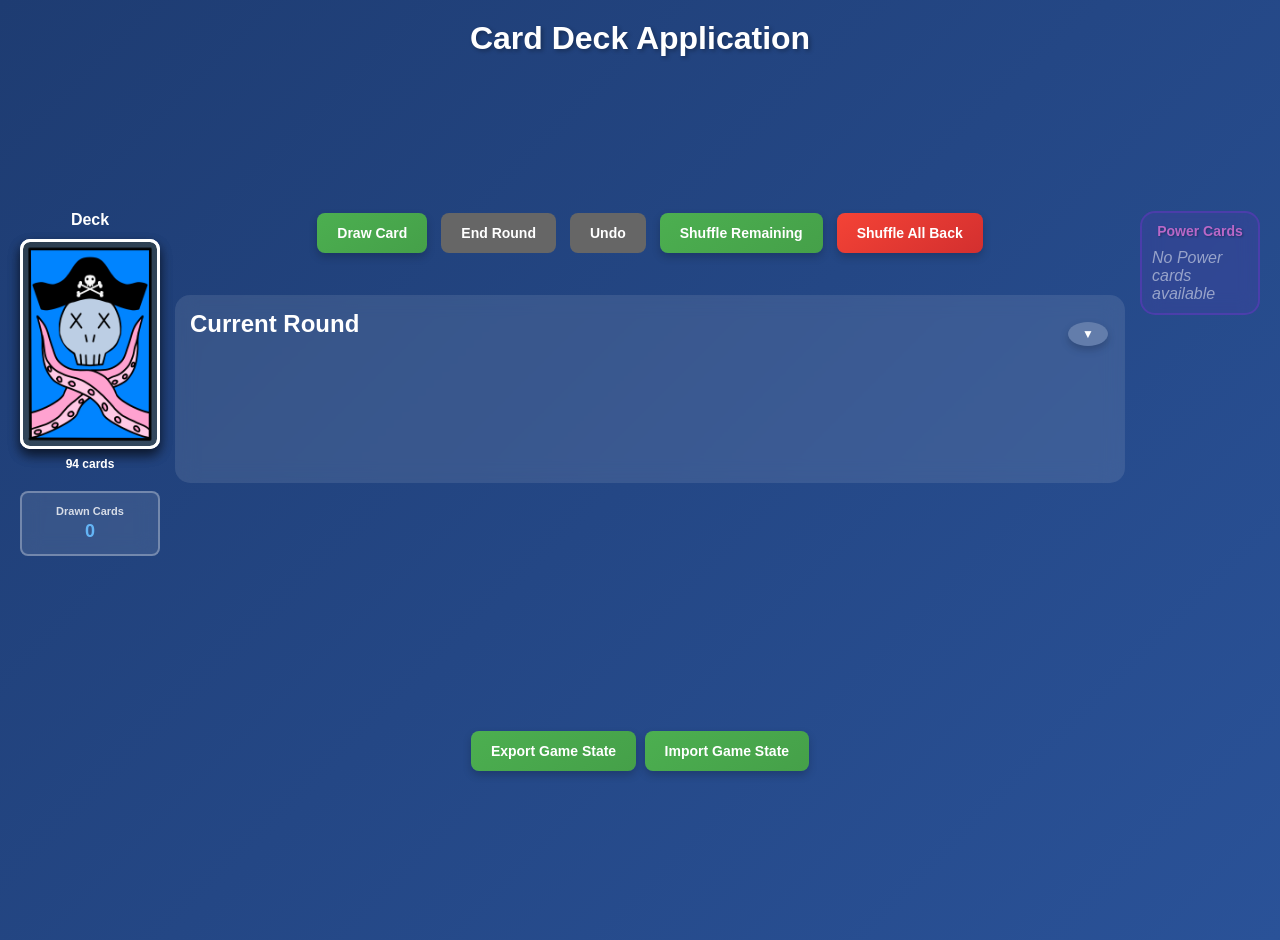
<file: flip7/index.html>
<!DOCTYPE html>
<html lang="en">
<head>
    <meta charset="UTF-8">
    <meta name="viewport" content="width=device-width, initial-scale=1.0">
    <title>Card Deck Application</title>
    <style>
        * {
            margin: 0;
            padding: 0;
            box-sizing: border-box;
        }

        body {
            font-family: 'Segoe UI', Tahoma, Geneva, Verdana, sans-serif;
            background: linear-gradient(135deg, #1e3c72, #2a5298);
            min-height: 100vh;
            padding: 20px;
            color: white;
        }

        .container {
            max-width: 1400px;
            margin: 0 auto;
            display: grid;
            grid-template-columns: 140px 1fr 120px;
            grid-template-rows: auto auto auto;
            grid-template-areas: 
                "header header header"
                "sidebar content powerbar"
                "footer footer footer";
            gap: 15px;
            min-height: 100vh;
        }

        h1 {
            grid-area: header;
            text-align: center;
            margin-bottom: 10px;
            color: #fff;
            text-shadow: 2px 2px 4px rgba(0,0,0,0.3);
        }

        .sidebar {
            grid-area: sidebar;
            display: flex;
            flex-direction: column;
            gap: 20px;
        }

        .content-area {
            grid-area: content;
            display: flex;
            flex-direction: column;
            gap: 10px;
        }

        .powerbar {
            grid-area: powerbar;
            display: flex;
            flex-direction: column;
            gap: 10px;
        }

        .footer-area {
            grid-area: footer;
        }

        .controls {
            display: flex;
            flex-wrap: wrap;
            gap: 10px;
            justify-content: center;
            margin-bottom: 30px;
        }

        button {
            background: linear-gradient(145deg, #4CAF50, #45a049);
            border: none;
            color: white;
            padding: 12px 20px;
            text-align: center;
            text-decoration: none;
            display: inline-block;
            font-size: 14px;
            margin: 2px;
            cursor: pointer;
            border-radius: 8px;
            box-shadow: 0 4px 8px rgba(0,0,0,0.2);
            transition: all 0.3s;
            font-weight: bold;
        }

        button:hover {
            background: linear-gradient(145deg, #45a049, #3d8b40);
            transform: translateY(-2px);
            box-shadow: 0 6px 12px rgba(0,0,0,0.3);
        }

        button:active {
            transform: translateY(0);
            box-shadow: 0 2px 4px rgba(0,0,0,0.2);
        }

        button:disabled {
            background: #666;
            cursor: not-allowed;
            transform: none;
            box-shadow: none;
        }

        .danger-btn {
            background: linear-gradient(145deg, #f44336, #d32f2f);
        }

        .danger-btn:hover {
            background: linear-gradient(145deg, #d32f2f, #b71c1c);
        }

        .deck-area {
            display: flex;
            flex-direction: column;
            gap: 20px;
            align-items: center;
        }

        .deck-pile {
            text-align: center;
        }

        .deck-pile .pile-title {
            font-size: 16px;
            margin-bottom: 10px;
            font-weight: bold;
        }

        .deck-pile .card-back {
            width: 140px;
            height: 210px;
            background: linear-gradient(145deg, #2c3e50, #34495e);
            border-radius: 10px;
            cursor: pointer;
            display: flex;
            align-items: center;
            justify-content: center;
            font-size: 14px;
            font-weight: bold;
            color: white;
            box-shadow: 0 6px 12px rgba(0,0,0,0.4);
            transition: transform 0.3s;
            border: 3px solid #fff;
        }

        .deck-pile .card-back:hover {
            transform: scale(1.03);
        }

        .deck-pile .card-image {
            width: 140px;
            height: 210px;
            border-radius: 10px;
            border: 3px solid #fff;
            box-shadow: 0 6px 12px rgba(0,0,0,0.4);
        }

        .drawn-pile {
            width: 100%;
        }

        .drawn-button {
            background: rgba(255,255,255,0.1);
            border: 2px solid rgba(255,255,255,0.3);
            border-radius: 8px;
            padding: 12px;
            color: white;
            cursor: pointer;
            transition: all 0.3s;
            font-size: 13px;
            font-weight: bold;
            text-align: center;
            backdrop-filter: blur(10px);
        }

        .drawn-button:hover {
            background: rgba(255,255,255,0.2);
            border-color: rgba(255,255,255,0.5);
            transform: translateY(-2px);
        }

        .drawn-button .drawn-title {
            font-size: 11px;
            opacity: 0.8;
            margin-bottom: 4px;
        }

        .drawn-button .drawn-count {
            font-size: 18px;
            color: #64B5F6;
        }

        .current-round, .parallel-round {
            background: rgba(255,255,255,0.1);
            border-radius: 15px;
            padding: 15px;
            margin-bottom: 10px;
            backdrop-filter: blur(10px);
            min-height: 80px;
            transition: all 0.3s ease;
        }

        .parallel-round {
            background: rgba(255,140,0,0.1);
            border: 2px solid rgba(255,140,0,0.3);
            display: none;
        }

        .parallel-round.active {
            display: block;
        }

        .round-collapsed {
            min-height: 50px;
        }

        .round-collapsed .round-cards {
            display: none;
        }

        .round-header {
            display: flex;
            justify-content: space-between;
            align-items: center;
            margin-bottom: 10px;
            cursor: pointer;
            user-select: none;
        }

        .round-header:hover {
            opacity: 0.8;
        }

        .collapse-toggle {
            background: rgba(255,255,255,0.2);
            border: none;
            color: white;
            width: 20px;
            height: 20px;
            border-radius: 50%;
            display: flex;
            align-items: center;
            justify-content: center;
            font-size: 12px;
            cursor: pointer;
            transition: transform 0.3s ease;
        }

        .collapse-toggle.collapsed {
            transform: rotate(180deg);
        }

        .round-title {
            font-size: 18px;
            font-weight: bold;
        }

        .rounds-container {
            display: flex;
            flex-direction: column;
        }

        .rounds-container .current-round {
            order: 1;
        }

        .rounds-container .parallel-round {
            order: 2;
        }

        .rounds-container .current-round.inactive {
            order: 2;
        }

        .rounds-container .parallel-round.active-round {
            order: 1;
        }

        .round-inactive {
            opacity: 0.6;
            pointer-events: none;
        }

        .second-chance-area {
            background: rgba(138,43,226,0.1);
            border-radius: 15px;
            padding: 10px;
            backdrop-filter: blur(10px);
            border: 2px solid rgba(138,43,226,0.3);
        }

        .second-chance-title {
            font-size: 14px;
            margin-bottom: 10px;
            text-align: center;
            font-weight: bold;
            color: #BA68C8;
            text-shadow: 1px 1px 2px rgba(0,0,0,0.3);
        }

        .second-chance-cards {
            display: flex;
            flex-direction: column;
            gap: 8px;
            align-items: center;
        }

        .second-chance-card {
            position: relative;
            cursor: pointer;
            transition: transform 0.3s;
        }

        .second-chance-card:hover {
            transform: scale(1.05);
        }

        .second-chance-card .card-image,
        .second-chance-card .card-back {
            width: 60px;
            height: 90px;
            border-radius: 6px;
            border: 2px solid #fff;
            box-shadow: 0 3px 6px rgba(0,0,0,0.3);
        }

        .second-chance-card.clickable {
            cursor: pointer;
            animation: glow 2s infinite;
        }

        @keyframes glow {
            0%, 100% { box-shadow: 0 0 5px rgba(138, 43, 226, 0.5); }
            50% { box-shadow: 0 0 20px rgba(138, 43, 226, 0.8); }
        }

        .card-indicator {
            position: absolute;
            bottom: -8px;
            left: 50%;
            transform: translateX(-50%);
            width: 24px;
            height: 24px;
            border-radius: 50%;
            display: flex;
            align-items: center;
            justify-content: center;
            font-size: 16px;
            font-weight: bold;
            color: white;
            text-shadow: 1px 1px 2px rgba(0,0,0,0.5);
            z-index: 10;
        }

        .success-indicator {
            background: linear-gradient(145deg, #4CAF50, #388E3C);
        }

        .failure-indicator {
            background: linear-gradient(145deg, #F44336, #D32F2F);
        }

        .card-wrapper {
            position: relative;
            display: inline-block;
        }

        .power-card-selectable {
            cursor: pointer;
            animation: powerGlow 2s infinite;
        }

        .flip-seven-overlay {
            position: fixed;
            top: 0;
            left: 0;
            width: 100%;
            height: 100%;
            background: rgba(0,0,0,0.8);
            display: none;
            justify-content: center;
            align-items: center;
            z-index: 1000;
        }

        .flip-seven-modal {
            background: linear-gradient(135deg, #FFD700, #FFA500);
            border-radius: 20px;
            padding: 40px;
            text-align: center;
            color: #333;
            box-shadow: 0 0 30px rgba(255, 215, 0, 0.8);
            animation: flipSevenCelebration 1s ease-out;
            border: 3px solid #FF6B35;
        }

        .flip-seven-title {
            font-size: 48px;
            font-weight: bold;
            margin-bottom: 20px;
            text-shadow: 2px 2px 4px rgba(0,0,0,0.3);
            animation: pulse 2s infinite;
        }

        .flip-seven-message {
            font-size: 24px;
            margin-bottom: 30px;
            font-weight: bold;
        }

        .flip-seven-numbers {
            font-size: 18px;
            margin-bottom: 30px;
            background: rgba(255,255,255,0.3);
            padding: 15px;
            border-radius: 10px;
        }

        .flip-seven-button {
            background: linear-gradient(145deg, #4CAF50, #45a049);
            border: none;
            color: white;
            padding: 15px 30px;
            font-size: 18px;
            font-weight: bold;
            border-radius: 10px;
            cursor: pointer;
            transition: all 0.3s;
        }

        .flip-seven-button:hover {
            background: linear-gradient(145deg, #45a049, #3d8b40);
            transform: scale(1.05);
        }

        @keyframes flipSevenCelebration {
            0% {
                transform: scale(0.5) rotate(-10deg);
                opacity: 0;
            }
            50% {
                transform: scale(1.1) rotate(5deg);
            }
            100% {
                transform: scale(1) rotate(0deg);
                opacity: 1;
            }
        }

        .flip-seven-indicator {
            display: inline-block;
            margin-left: 10px;
            padding: 5px 15px;
            background: linear-gradient(145deg, #FFD700, #FFA500);
            border-radius: 15px;
            font-size: 14px;
            animation: flipSevenGlow 2s infinite;
            color: #333;
            font-weight: bold;
        }

        @keyframes flipSevenGlow {
            0%, 100% { box-shadow: 0 0 10px rgba(255, 215, 0, 0.8); }
            50% { box-shadow: 0 0 25px rgba(255, 215, 0, 1), 0 0 35px rgba(255, 165, 0, 0.8); }
        }

        .round-title {
            font-size: 24px;
            margin-bottom: 20px;
            text-align: center;
            font-weight: bold;
        }

        .round-title.frozen {
            color: #64B5F6;
        }

        .round-title.busted {
            color: #FF6B6B;
        }

        .round-title.flip-seven {
            color: #FFD700;
        }

        .round-title.frozen-busted {
            color: #FF8A65;
        }

        @keyframes powerGlow {
            0%, 100% { box-shadow: 0 0 5px rgba(138, 43, 226, 0.5); }
            50% { box-shadow: 0 0 20px rgba(138, 43, 226, 0.8); }
        }

        .freeze-indicator {
            display: inline-block;
            margin-left: 10px;
            padding: 5px 10px;
            background: linear-gradient(145deg, #2196F3, #1976D2);
            border-radius: 15px;
            font-size: 14px;
            animation: pulse 2s infinite;
        }

        .bust-indicator {
            display: inline-block;
            margin-left: 10px;
            padding: 5px 10px;
            background: linear-gradient(145deg, #F44336, #D32F2F);
            border-radius: 15px;
            font-size: 14px;
            animation: pulse 2s infinite;
        }

        .combined-indicator {
            display: inline-block;
            margin-left: 10px;
            padding: 5px 10px;
            background: linear-gradient(145deg, #FF7043, #FF5722);
            border-radius: 15px;
            font-size: 14px;
            animation: pulse 2s infinite;
        }

        @keyframes pulse {
            0% { opacity: 1; }
            50% { opacity: 0.7; }
            100% { opacity: 1; }
        }

        .round-cards {
            display: flex;
            flex-wrap: wrap;
            gap: 8px;
            justify-content: center;
            min-height: 100px;
            align-items: center;
            padding: 8px;
        }

        .card-image-round {
            width: 80px;
            height: 120px;
            border-radius: 8px;
            border: 2px solid #fff;
            box-shadow: 0 4px 8px rgba(0,0,0,0.3);
            object-fit: cover;
            transition: transform 0.3s;
        }

        .card-image-round.small {
            width: 60px;
            height: 90px;
            border-radius: 6px;
        }

        .card-image-round:hover {
            transform: scale(1.05);
        }

        .card-back-round {
            width: 80px;
            height: 120px;
            background: linear-gradient(145deg, #2c3e50, #34495e);
            border-radius: 8px;
            display: flex;
            align-items: center;
            justify-content: center;
            font-size: 12px;
            font-weight: bold;
            color: white;
            box-shadow: 0 4px 8px rgba(0,0,0,0.3);
            border: 2px solid #fff;
            transition: transform 0.3s;
        }

        .card-back-round.small {
            width: 60px;
            height: 90px;
            border-radius: 6px;
            font-size: 10px;
        }

        .card-back-round:hover {
            transform: scale(1.05);
        }

        .drawn-overlay {
            position: fixed;
            top: 0;
            left: 0;
            width: 100%;
            height: 100%;
            background: rgba(0,0,0,0.8);
            display: none;
            justify-content: center;
            align-items: center;
            z-index: 1000;
        }

        .drawn-display {
            background: white;
            border-radius: 15px;
            padding: 30px;
            max-width: 90%;
            max-height: 90%;
            overflow-y: auto;
            position: relative;
        }

        .close-btn {
            position: absolute;
            top: 10px;
            right: 15px;
            background: none;
            border: none;
            font-size: 24px;
            cursor: pointer;
            color: #333;
            padding: 5px;
        }

        .fanned-cards {
            display: flex;
            flex-wrap: wrap;
            gap: 15px;
            justify-content: center;
            color: #333;
        }

        .fanned-card {
            text-align: center;
            padding: 8px 15px;
            background: #f0f0f0;
            border-radius: 8px;
            border: 2px solid #ddd;
            min-width: 80px;
            width: 120px;
            height: 60px;
            display: flex;
            align-items: center;
            justify-content: center;
            font-weight: bold;
            font-size: 14px;
        }

        .game-info {
            display: flex;
            justify-content: space-around;
            margin-bottom: 20px;
            background: rgba(255,255,255,0.1);
            border-radius: 10px;
            padding: 15px;
            backdrop-filter: blur(10px);
        }

        .info-item {
            text-align: center;
        }

        .info-label {
            font-size: 14px;
            opacity: 0.8;
        }

        .info-value {
            font-size: 24px;
            font-weight: bold;
        }

        .import-export {
            margin-top: 30px;
            text-align: center;
        }

        textarea {
            width: 100%;
            max-width: 600px;
            height: 100px;
            margin: 10px 0;
            padding: 10px;
            border-radius: 8px;
            border: 2px solid #ddd;
            font-family: monospace;
        }

        .hidden {
            display: none;
        }

        .flip-three-overlay {
            position: fixed;
            top: 0;
            left: 0;
            width: 100%;
            height: 100%;
            background: rgba(0,0,0,0.8);
            display: none;
            justify-content: center;
            align-items: center;
            z-index: 1000;
        }

        .flip-three-modal {
            background: white;
            border-radius: 15px;
            padding: 30px;
            max-width: 90%;
            max-height: 90%;
            overflow-y: auto;
            position: relative;
            text-align: center;
            color: #333;
        }

        .flip-three-title {
            font-size: 24px;
            margin-bottom: 10px;
            color: #2c3e50;
            font-weight: bold;
        }

        .flip-three-description {
            font-size: 16px;
            margin-bottom: 25px;
            color: #666;
        }

        .flip-three-cards {
            display: flex;
            gap: 20px;
            justify-content: center;
            flex-wrap: wrap;
            margin-bottom: 25px;
        }

        .flip-three-card {
            position: relative;
            cursor: pointer;
            transition: all 0.3s ease;
            border-radius: 12px;
            overflow: hidden;
            border: 3px solid transparent;
        }

        .flip-three-card:hover {
            transform: scale(1.05);
            border-color: #4CAF50;
        }

        .flip-three-card.selected {
            border-color: #4CAF50;
            box-shadow: 0 0 20px rgba(76, 175, 80, 0.5);
            transform: scale(1.05);
        }

        .flip-three-card img {
            width: 120px;
            height: 180px;
            display: block;
        }

        .flip-three-card-fallback {
            width: 120px;
            height: 180px;
            background: linear-gradient(145deg, #f0f0f0, #e0e0e0);
            border-radius: 8px;
            display: flex;
            align-items: center;
            justify-content: center;
            font-size: 14px;
            font-weight: bold;
            color: #333;
        }

        .flip-three-buttons {
            display: flex;
            gap: 15px;
            justify-content: center;
        }

        .flip-three-buttons button {
            padding: 12px 24px;
            font-size: 16px;
        }

        .confirm-btn {
            background: linear-gradient(145deg, #4CAF50, #45a049);
        }

        .confirm-btn:hover {
            background: linear-gradient(145deg, #45a049, #3d8b40);
        }

        .confirm-btn:disabled {
            background: #ccc;
            cursor: not-allowed;
        }

        .cancel-btn {
            background: linear-gradient(145deg, #666, #555);
        }

        .cancel-btn:hover {
            background: linear-gradient(145deg, #555, #444);
        }

        @media (max-width: 768px) {
            .deck-area {
                flex-direction: column;
                align-items: center;
            }
            
            .controls {
                justify-content: center;
            }
            
            button {
                padding: 10px 15px;
                font-size: 12px;
            }

            .flip-three-modal {
                padding: 20px;
                margin: 20px;
            }

            .flip-three-cards {
                flex-direction: column;
                align-items: center;
            }

            .flip-three-buttons {
                flex-direction: column;
                width: 100%;
            }

            .flip-three-buttons button {
                width: 100%;
                margin: 5px 0;
            }

            .second-chance-area {
                padding: 15px;
                margin-bottom: 20px;
            }

            .second-chance-cards {
                flex-direction: column;
                align-items: center;
            }
        }
    </style>
</head>
<body>
    <div class="container">
        <h1>Card Deck Application</h1>

        <div class="sidebar">
            <div class="deck-area">
                <div class="deck-pile">
                    <div class="pile-title">Deck</div>
                    <div class="card-back" id="deckPile">
                        <img src="assets/card_back.png" alt="Card Back" class="card-image" onerror="this.style.display='none'; this.nextElementSibling.style.display='flex';">
                        <div style="display:none;">DECK</div>
                    </div>
                    <div style="margin-top: 8px; text-align: center; font-size: 12px; font-weight: bold;">
                        <span id="cardsInDeck">94</span> cards
                    </div>
                </div>
                <div class="drawn-pile">
                    <div class="drawn-button" id="drawnPile">
                        <div class="drawn-title">Drawn Cards</div>
                        <div class="drawn-count" id="drawnCount">0</div>
                    </div>
                </div>
            </div>
        </div>

        <div class="content-area">
            <div class="controls">
                <button id="drawCard">Draw Card</button>
                <button id="endRound" disabled>End Round</button>
                <button id="undoAction" disabled>Undo</button>
                <button id="shuffleRemaining">Shuffle Remaining</button>
                <button id="shuffleAll" class="danger-btn">Shuffle All Back</button>
            </div>

            <div class="rounds-container">
                <div class="current-round" id="currentRoundArea">
                    <div class="round-header" id="currentRoundHeader">
                        <div class="round-title" id="roundTitle">Current Round</div>
                        <button class="collapse-toggle" id="currentRoundToggle">▼</button>
                    </div>
                    <div class="round-cards" id="currentRoundCards"></div>
                </div>

                <div class="parallel-round" id="parallelRoundArea">
                    <div class="round-header" id="parallelRoundHeader">
                        <div class="round-title" id="parallelRoundTitle">Parallel Round (X2)</div>
                        <button class="collapse-toggle" id="parallelRoundToggle">▼</button>
                    </div>
                    <div class="round-cards" id="parallelRoundCards"></div>
                </div>
            </div>
        </div>

        <div class="powerbar">
            <div class="second-chance-area">
                <div class="second-chance-title">Power Cards</div>
                <div class="second-chance-cards" id="secondChanceCards">
                    <div style="color: rgba(255,255,255,0.5); font-style: italic; font-size: 10px;">No Power cards</div>
                </div>
            </div>
        </div>

        <div class="footer-area">
            <div class="import-export">
                <button id="exportGame">Export Game State</button>
                <button id="importGame">Import Game State</button>
                <br>
                <textarea id="gameStateText" placeholder="Paste game state JSON here to import..." class="hidden"></textarea>
                <br>
                <button id="confirmImport" class="hidden">Confirm Import</button>
                <button id="cancelImport" class="hidden">Cancel</button>
            </div>
        </div>
    </div>

    <div class="drawn-overlay" id="drawnOverlay">
        <div class="drawn-display">
            <button class="close-btn" id="closeDrawn">&times;</button>
            <h2 style="color: #333; margin-bottom: 20px; text-align: center;">Drawn Cards</h2>
            <div class="fanned-cards" id="fannedCards"></div>
        </div>
    </div>

    <div class="flip-three-overlay" id="flipThreeOverlay">
        <div class="flip-three-modal">
            <div class="flip-three-title">Flip Three!</div>
            <div class="flip-three-description">Choose one card to keep for your current round. The other cards will go to the drawn pile.</div>
            <div class="flip-three-cards" id="flipThreeCards"></div>
            <div class="flip-three-buttons">
                <button class="confirm-btn" id="confirmFlipThree" disabled>Keep Selected Card</button>
                <button class="cancel-btn" id="cancelFlipThree">Cancel</button>
            </div>
        </div>
    </div>

    <div class="flip-seven-overlay" id="flipSevenOverlay">
        <div class="flip-seven-modal">
            <div class="flip-seven-title">🎉 FLIP 7! 🎉</div>
            <div class="flip-seven-message">Incredible! You got 7 unique numbers!</div>
            <div class="flip-seven-numbers" id="flipSevenNumbers"></div>
            <button class="flip-seven-button" id="closeFlipSeven">Awesome!</button>
        </div>
    </div>

    <script>
        class CardDeckApp {
            constructor() {
                this.initializeDeck();
                this.drawnCards = [];
                this.currentRound = [];
                this.powerCards = []; // Renamed from secondChanceCards
                this.history = [];
                this.flipThreeCards = [];
                this.selectedFlipThreeCard = null;
                this.isFlipThreeActive = false;
                this.isFrozen = false;
                this.isBusted = false;
                this.hasFlipSeven = false; // Track if achieved 7 unique numbers
                this.selectedCardForBoost = null; // For power card application
                
                // Parallel round state
                this.isParallelActive = false;
                this.parallelRound = [];
                this.parallelIsFrozen = false;
                this.parallelIsBusted = false;
                this.parallelHasFlipSeven = false;
                this.activeRound = 'main'; // 'main' or 'parallel'
                
                // Collapse state
                this.currentRoundCollapsed = false;
                this.parallelRoundCollapsed = false;
                
                this.initializeEventListeners();
                this.updateDisplay();
            }

            toggleCurrentRoundCollapse() {
                this.currentRoundCollapsed = !this.currentRoundCollapsed;
                this.updateRoundCollapseState();
            }

            toggleParallelRoundCollapse() {
                this.parallelRoundCollapsed = !this.parallelRoundCollapsed;
                this.updateRoundCollapseState();
            }

            updateRoundCollapseState() {
                const currentRoundArea = document.getElementById('currentRoundArea');
                const parallelRoundArea = document.getElementById('parallelRoundArea');
                const currentToggle = document.getElementById('currentRoundToggle');
                const parallelToggle = document.getElementById('parallelRoundToggle');

                // Update current round collapse state
                if (this.currentRoundCollapsed) {
                    currentRoundArea.classList.add('round-collapsed');
                    currentToggle.classList.add('collapsed');
                } else {
                    currentRoundArea.classList.remove('round-collapsed');
                    currentToggle.classList.remove('collapsed');
                }

                // Update parallel round collapse state
                if (this.parallelRoundCollapsed) {
                    parallelRoundArea.classList.add('round-collapsed');
                    parallelToggle.classList.add('collapsed');
                } else {
                    parallelRoundArea.classList.remove('round-collapsed');
                    parallelToggle.classList.remove('collapsed');
                }
            }

            updateRoundOrdering() {
                const currentRoundArea = document.getElementById('currentRoundArea');
                const parallelRoundArea = document.getElementById('parallelRoundArea');
                
                // Remove existing classes
                currentRoundArea.classList.remove('active-round', 'inactive');
                parallelRoundArea.classList.remove('active-round', 'inactive');
                
                if (this.isParallelActive) {
                    if (this.activeRound === 'parallel') {
                        parallelRoundArea.classList.add('active-round');
                        currentRoundArea.classList.add('inactive');
                    } else {
                        currentRoundArea.classList.add('active-round');
                        parallelRoundArea.classList.add('inactive');
                    }
                }
            }

            initializeDeck() {
                this.deck = [];
                
                // Number cards: 12 twelves, 11 elevens, etc., down to 1 one, plus one 0
                for (let num = 12; num >= 1; num--) {
                    for (let i = 0; i < num; i++) {
                        this.deck.push({ type: 'number', value: num, id: `${num}_${i}` });
                    }
                }
                this.deck.push({ type: 'number', value: 0, id: '0_0' });

                // Action cards: 3 each of "Flip Three", "Freeze", "Second Chance"
                const actionCards = ['flip_three', 'freeze', 'second_chance'];
                actionCards.forEach(action => {
                    for (let i = 0; i < 3; i++) {
                        this.deck.push({ type: 'action', value: action, id: `${action}_${i}` });
                    }
                });

                // Modifier cards: +2, +4, +6, +8, +10, X2
                const modifiers = [2, 4, 6, 8, 10, 'x2'];
                modifiers.forEach(mod => {
                    const prefix = mod === 'x2' ? 'multiplier' : 'plus';
                    this.deck.push({ type: 'modifier', value: mod, id: `${prefix}_${mod}` });
                });

                this.shuffleDeck();
            }

            shuffleDeck() {
                for (let i = this.deck.length - 1; i > 0; i--) {
                    const j = Math.floor(Math.random() * (i + 1));
                    [this.deck[i], this.deck[j]] = [this.deck[j], this.deck[i]];
                }
            }

            saveState() {
                this.history.push({
                    deck: [...this.deck],
                    drawnCards: [...this.drawnCards],
                    currentRound: [...this.currentRound],
                    powerCards: [...this.powerCards],
                    isFrozen: this.isFrozen,
                    isBusted: this.isBusted,
                    isParallelActive: this.isParallelActive,
                    parallelRound: [...this.parallelRound],
                    parallelIsFrozen: this.parallelIsFrozen,
                    parallelIsBusted: this.parallelIsBusted,
                    parallelHasFlipSeven: this.parallelHasFlipSeven,
                    activeRound: this.activeRound
                });
            }

            getActiveRoundData() {
                if (this.activeRound === 'parallel') {
                    return {
                        round: this.parallelRound,
                        isFrozen: this.parallelIsFrozen,
                        isBusted: this.parallelIsBusted,
                        hasFlipSeven: this.parallelHasFlipSeven
                    };
                } else {
                    return {
                        round: this.currentRound,
                        isFrozen: this.isFrozen,
                        isBusted: this.isBusted,
                        hasFlipSeven: this.hasFlipSeven
                    };
                }
            }

            setActiveRoundData(property, value) {
                if (this.activeRound === 'parallel') {
                    this[`parallel${property.charAt(0).toUpperCase() + property.slice(1)}`] = value;
                } else {
                    this[property] = value;
                }
            }

            drawCard() {
                // Get active round state
                const activeRoundData = this.getActiveRoundData();
                
                // Check if active round is frozen, busted, or at 7-card limit first
                if (activeRoundData.isFrozen || activeRoundData.isBusted || activeRoundData.round.length >= 7) {
                    return null;
                }

                // Handle empty deck
                if (this.deck.length === 0) {
                    // If we have drawn cards available, shuffle them back into deck
                    if (this.drawnCards.length > 0) {
                        this.deck = [...this.drawnCards];
                        this.drawnCards = [];
                        this.shuffleDeck();
                        // Update display to reflect the new deck state
                        this.updateDisplay();
                    } else {
                        // No more cards available anywhere
                        return null;
                    }
                }

                // At this point we should have cards in the deck
                if (this.deck.length === 0) {
                    return null;
                }

                this.saveState();
                const card = this.deck.pop();
                
                // Check if this is an action card
                if (card.type === 'action') {
                    if (card.value === 'flip_three') {
                        this.handleFlipThree(card);
                    } else if (card.value === 'freeze') {
                        this.handleFreeze(card, this.activeRound);
                    } else if (card.value === 'second_chance') {
                        this.handleSecondChance(card);
                    } else {
                        // Other action cards go to active round
                        activeRoundData.round.push(card);
                    }
                } else if (card.type === 'modifier') {
                    // Modifier cards go to power cards area
                    this.handlePowerCard(card);
                } else {
                    // For number cards, add to active round and check for bust
                    activeRoundData.round.push(card);
                    
                    // Check for bust after adding the card
                    if (card.type === 'number') {
                        this.checkForBust(card, this.activeRound);
                        // Check for Flip 7 achievement after adding number card
                        this.checkForFlipSeven(this.activeRound);
                    }
                }
                
                this.updateDisplay();
                return card;
            }

            handleSecondChance(secondChanceCard) {
                // Add second chance card to power cards area
                this.powerCards.push(secondChanceCard);
            }

            handlePowerCard(powerCard) {
                // Add modifier/power card to power cards area
                this.powerCards.push(powerCard);
            }

            activateX2Card(powerIndex) {
                if (powerIndex >= this.powerCards.length || this.isParallelActive) {
                    return false;
                }

                const powerCard = this.powerCards[powerIndex];
                
                // Only x2 cards can activate parallel rounds
                if (powerCard.type !== 'modifier' || powerCard.value !== 'x2') {
                    return false;
                }

                this.saveState();

                // Activate parallel round
                this.isParallelActive = true;
                this.parallelRound = [];
                this.parallelIsFrozen = false;
                this.parallelIsBusted = false;
                this.parallelHasFlipSeven = false;
                this.activeRound = 'parallel';

                // Remove the x2 card from power cards (it will go to drawn pile when both rounds complete)
                const usedX2Card = this.powerCards.splice(powerIndex, 1)[0];
                // Keep the x2 card in a temporary holding area until both rounds complete
                this.usedX2Card = usedX2Card;

                this.updateDisplay();
                return true;
            }

            applyPowerCard(powerIndex, targetCardIndex) {
                const activeRoundData = this.getActiveRoundData();
                if (powerIndex >= this.powerCards.length || targetCardIndex >= activeRoundData.round.length) {
                    return false;
                }

                const powerCard = this.powerCards[powerIndex];
                const targetCard = activeRoundData.round[targetCardIndex];

                // Only apply to number cards
                if (targetCard.type !== 'number') {
                    return false;
                }

                this.saveState();

                // Apply the power card effect
                if (powerCard.value === 'x2') {
                    targetCard.boostedValue = targetCard.value * 2;
                } else if (typeof powerCard.value === 'number') {
                    targetCard.boostedValue = targetCard.value + powerCard.value;
                }

                // Mark card as boosted
                targetCard.isBoosted = true;

                // Remove the power card and move to drawn pile
                const usedPowerCard = this.powerCards.splice(powerIndex, 1)[0];
                this.drawnCards.push(usedPowerCard);

                this.updateDisplay();
                return true;
            }

            applyPowerCardToParallel(powerIndex, targetCardIndex) {
                if (powerIndex >= this.powerCards.length || targetCardIndex >= this.parallelRound.length) {
                    return false;
                }

                const powerCard = this.powerCards[powerIndex];
                const targetCard = this.parallelRound[targetCardIndex];

                // Only apply to number cards
                if (targetCard.type !== 'number') {
                    return false;
                }

                this.saveState();

                // Apply the power card effect
                if (powerCard.value === 'x2') {
                    targetCard.boostedValue = targetCard.value * 2;
                } else if (typeof powerCard.value === 'number') {
                    targetCard.boostedValue = targetCard.value + powerCard.value;
                }

                // Mark card as boosted
                targetCard.isBoosted = true;

                // Remove the power card and move to drawn pile
                const usedPowerCard = this.powerCards.splice(powerIndex, 1)[0];
                this.drawnCards.push(usedPowerCard);

                this.updateDisplay();
                return true;
            }

            selectPowerCardForBoosting(powerIndex) {
                this.selectedCardForBoost = powerIndex;
                this.updateDisplay();
            }

            useSecondChance(secondChanceIndex) {
                const activeRoundData = this.getActiveRoundData();
                if (!activeRoundData.isBusted || secondChanceIndex >= this.powerCards.length) {
                    return false;
                }

                const powerCard = this.powerCards[secondChanceIndex];
                // Only second chance cards can remove bust
                if (powerCard.type !== 'action' || powerCard.value !== 'second_chance') {
                    return false;
                }

                // Save state before using second chance
                this.saveState();

                // Remove the second chance card and move it to drawn pile
                const usedSecondChance = this.powerCards.splice(secondChanceIndex, 1)[0];
                this.drawnCards.push(usedSecondChance);

                // Find and remove the bust-causing duplicate card from active round
                this.removeBustCard(this.activeRound);

                // Clear bust state for active round
                this.setActiveRoundData('isBusted', false);

                this.updateDisplay();
                return true;
            }

            removeBustCard(roundType = 'main') {
                const round = roundType === 'parallel' ? this.parallelRound : this.currentRound;
                
                // Find duplicate number cards in the specified round
                const numberCards = round.filter(card => card.type === 'number');
                const cardCounts = {};
                
                // Count occurrences of each number
                numberCards.forEach(card => {
                    if (cardCounts[card.value]) {
                        cardCounts[card.value].push(card);
                    } else {
                        cardCounts[card.value] = [card];
                    }
                });

                // Find the first duplicate and remove the most recent one
                for (const value in cardCounts) {
                    if (cardCounts[value].length > 1) {
                        const duplicateCard = cardCounts[value][cardCounts[value].length - 1];
                        const cardIndex = round.findIndex(card => card.id === duplicateCard.id);
                        if (cardIndex !== -1) {
                            const removedCard = round.splice(cardIndex, 1)[0];
                            this.drawnCards.push(removedCard);
                            break; // Only remove one card
                        }
                    }
                }
            }

            checkForBust(newCard, roundType = 'main') {
                const round = roundType === 'parallel' ? this.parallelRound : this.currentRound;
                
                // Count occurrences of this number value in specified round
                const sameValueCards = round.filter(card => 
                    card.type === 'number' && card.value === newCard.value
                );
                
                // If we have more than one card with the same number value, it's a bust
                if (sameValueCards.length > 1) {
                    this.setActiveRoundData('isBusted', true);
                }
            }

            checkForFlipSeven(roundType = 'main') {
                const round = roundType === 'parallel' ? this.parallelRound : this.currentRound;
                const hasFlipSeven = roundType === 'parallel' ? this.parallelHasFlipSeven : this.hasFlipSeven;
                
                // Get all number cards in specified round
                const numberCards = round.filter(card => card.type === 'number');
                
                // Get unique number values
                const uniqueNumbers = new Set(numberCards.map(card => card.value));
                
                // Check if we have exactly 7 unique numbers
                if (uniqueNumbers.size === 7 && !hasFlipSeven) {
                    this.setActiveRoundData('hasFlipSeven', true);
                    this.showFlipSevenCelebration(Array.from(uniqueNumbers).sort((a, b) => a - b), roundType);
                    return true;
                }
                
                return false;
            }

            showFlipSevenCelebration(uniqueNumbers, roundType = 'main') {
                const overlay = document.getElementById('flipSevenOverlay');
                const numbersContainer = document.getElementById('flipSevenNumbers');
                const titleContainer = document.querySelector('.flip-seven-title');
                
                // Display the unique numbers with round type
                numbersContainer.textContent = `Numbers achieved in ${roundType === 'parallel' ? 'Parallel' : 'Main'} round: ${uniqueNumbers.join(', ')}`;
                titleContainer.textContent = `🎉 FLIP 7 ${roundType === 'parallel' ? '(Parallel)' : ''}! 🎉`;
                
                // Show the modal
                overlay.style.display = 'flex';
            }

            handleFreeze(freezeCard, roundType = 'main') {
                // Add freeze card to the specified round
                if (roundType === 'parallel') {
                    this.parallelRound.push(freezeCard);
                    this.parallelIsFrozen = true;
                } else {
                    this.currentRound.push(freezeCard);
                    this.isFrozen = true;
                }
            }

            handleFlipThree(flipThreeCard) {
                // Add flip three card to power cards area
                this.powerCards.push(flipThreeCard);
            }

            activateFlipThree(powerIndex) {
                if (powerIndex >= this.powerCards.length || this.isFlipThreeActive) {
                    return false;
                }

                const powerCard = this.powerCards[powerIndex];
                
                // Only flip three cards can activate this
                if (powerCard.type !== 'action' || powerCard.value !== 'flip_three') {
                    return false;
                }

                this.saveState();

                // Remove the flip three card from power cards and move to drawn pile
                const usedFlipThree = this.powerCards.splice(powerIndex, 1)[0];
                this.drawnCards.push(usedFlipThree);
                
                // Draw 3 additional cards if possible
                const cardsToShow = [];
                for (let i = 0; i < 3; i++) {
                    if (this.deck.length === 0) {
                        // If we run out of cards, shuffle drawn cards back (excluding the flip three we just added)
                        const flipThreeTemp = this.drawnCards.pop(); // Remove flip three temporarily
                        if (this.drawnCards.length > 0) {
                            this.deck = [...this.drawnCards];
                            this.drawnCards = [flipThreeTemp]; // Put flip three back
                            this.shuffleDeck();
                        } else {
                            this.drawnCards.push(flipThreeTemp); // Put flip three back
                            break; // No more cards to draw
                        }
                    }
                    
                    if (this.deck.length > 0) {
                        cardsToShow.push(this.deck.pop());
                    }
                }
                
                if (cardsToShow.length > 0) {
                    this.showFlipThreeSelection(cardsToShow);
                    return true;
                } else {
                    // No cards available, just continue
                    alert('No more cards available for Flip Three!');
                    return false;
                }
            }

            showFlipThreeSelection(cards) {
                this.flipThreeCards = cards;
                this.selectedFlipThreeCard = null;
                this.isFlipThreeActive = true;
                
                const overlay = document.getElementById('flipThreeOverlay');
                const cardsContainer = document.getElementById('flipThreeCards');
                
                // Clear previous cards
                cardsContainer.innerHTML = '';
                
                // Create card elements
                cards.forEach((card, index) => {
                    const cardDiv = document.createElement('div');
                    cardDiv.className = 'flip-three-card';
                    cardDiv.dataset.cardIndex = index;
                    
                    const img = document.createElement('img');
                    img.src = this.getCardImageSrc(card);
                    img.alt = this.getCardDisplayName(card);
                    
                    // Fallback if image doesn't load
                    img.onerror = () => {
                        const fallback = document.createElement('div');
                        fallback.className = 'flip-three-card-fallback';
                        fallback.textContent = this.getCardDisplayName(card);
                        cardDiv.replaceChild(fallback, img);
                    };
                    
                    cardDiv.appendChild(img);
                    
                    // Add click handler
                    cardDiv.addEventListener('click', () => {
                        this.selectFlipThreeCard(index);
                    });
                    
                    cardsContainer.appendChild(cardDiv);
                });
                
                // Show the modal
                overlay.style.display = 'flex';
                
                // Disable main game controls
                this.updateDisplay();
            }

            selectFlipThreeCard(index) {
                // Remove previous selection
                const allCards = document.querySelectorAll('.flip-three-card');
                allCards.forEach(card => card.classList.remove('selected'));
                
                // Select new card
                allCards[index].classList.add('selected');
                this.selectedFlipThreeCard = index;
                
                // Enable confirm button
                document.getElementById('confirmFlipThree').disabled = false;
            }

            confirmFlipThreeSelection() {
                if (this.selectedFlipThreeCard === null) return;
                
                const selectedCard = this.flipThreeCards[this.selectedFlipThreeCard];
                const unselectedCards = this.flipThreeCards.filter((_, index) => index !== this.selectedFlipThreeCard);
                const activeRoundData = this.getActiveRoundData();
                
                // Handle the selected card based on its type
                if (selectedCard.type === 'action') {
                    if (selectedCard.value === 'flip_three') {
                        // Another flip three - goes to power cards area
                        this.powerCards.push(selectedCard);
                    } else if (selectedCard.value === 'freeze') {
                        // Freeze card - add to active round and set frozen state
                        if (activeRoundData.round.length < 7) {
                            activeRoundData.round.push(selectedCard);
                            this.setActiveRoundData('isFrozen', true);
                        } else {
                            this.drawnCards.push(selectedCard);
                        }
                    } else if (selectedCard.value === 'second_chance') {
                        // Second chance - goes to power cards area
                        this.powerCards.push(selectedCard);
                    } else {
                        // Other action cards - add to active round if space
                        if (activeRoundData.round.length < 7) {
                            activeRoundData.round.push(selectedCard);
                        } else {
                            this.drawnCards.push(selectedCard);
                        }
                    }
                } else if (selectedCard.type === 'modifier') {
                    // Modifier cards go to power cards area
                    this.powerCards.push(selectedCard);
                } else {
                    // Number cards - add to active round if space
                    if (activeRoundData.round.length < 7) {
                        activeRoundData.round.push(selectedCard);
                        // Check for bust after adding the card
                        if (selectedCard.type === 'number') {
                            this.checkForBust(selectedCard, this.activeRound);
                            // Check for Flip 7 achievement after adding number card
                            this.checkForFlipSeven(this.activeRound);
                        }
                    } else {
                        this.drawnCards.push(selectedCard);
                    }
                }
                
                // Add unselected cards to drawn pile
                this.drawnCards.push(...unselectedCards);
                
                // Clean up
                this.closeFlipThreeModal();
            }

            cancelFlipThreeSelection() {
                // Put all flip three cards back in the deck and shuffle
                this.deck.push(...this.flipThreeCards);
                this.shuffleDeck();
                
                // Clean up
                this.closeFlipThreeModal();
            }

            closeFlipThreeModal() {
                this.flipThreeCards = [];
                this.selectedFlipThreeCard = null;
                this.isFlipThreeActive = false;
                
                document.getElementById('flipThreeOverlay').style.display = 'none';
                document.getElementById('confirmFlipThree').disabled = true;
                
                this.updateDisplay();
            }

            endRound() {
                if (this.isFlipThreeActive) return;
                
                const activeRoundData = this.getActiveRoundData();
                if (activeRoundData.round.length === 0) return;
                
                this.saveState();
                
                if (this.isParallelActive) {
                    if (this.activeRound === 'main') {
                        // End main round, switch to parallel round
                        this.activeRound = 'parallel';
                    } else {
                        // End parallel round, check if both rounds are complete
                        this.completeParallelRounds();
                    }
                } else {
                    // Normal single round completion
                    this.drawnCards.push(...this.currentRound);
                    this.drawnCards.push(...this.powerCards);
                    this.currentRound = [];
                    this.powerCards = [];
                    this.isFrozen = false;
                    this.isBusted = false;
                    this.hasFlipSeven = false;
                }
                
                this.updateDisplay();
            }
            
            completeParallelRounds() {
                // Move all cards from both rounds and power cards to drawn pile
                this.drawnCards.push(...this.currentRound);
                this.drawnCards.push(...this.parallelRound);
                this.drawnCards.push(...this.powerCards);
                
                // Add the used x2 card to drawn pile
                if (this.usedX2Card) {
                    this.drawnCards.push(this.usedX2Card);
                    this.usedX2Card = null;
                }
                
                // Reset all round states
                this.currentRound = [];
                this.parallelRound = [];
                this.powerCards = [];
                this.isParallelActive = false;
                this.activeRound = 'main';
                this.isFrozen = false;
                this.isBusted = false;
                this.hasFlipSeven = false;
                this.parallelIsFrozen = false;
                this.parallelIsBusted = false;
                this.parallelHasFlipSeven = false;
            }

            undoAction() {
                if (this.history.length === 0 || this.isFlipThreeActive) return;
                
                const previousState = this.history.pop();
                this.deck = previousState.deck;
                this.drawnCards = previousState.drawnCards;
                this.currentRound = previousState.currentRound;
                this.powerCards = previousState.powerCards || [];
                this.isFrozen = previousState.isFrozen !== undefined ? previousState.isFrozen : false;
                this.isBusted = previousState.isBusted !== undefined ? previousState.isBusted : false;
                
                // Restore parallel round state if it exists
                this.isParallelActive = previousState.isParallelActive || false;
                this.parallelRound = previousState.parallelRound || [];
                this.parallelIsFrozen = previousState.parallelIsFrozen || false;
                this.parallelIsBusted = previousState.parallelIsBusted || false;
                this.parallelHasFlipSeven = previousState.parallelHasFlipSeven || false;
                this.activeRound = previousState.activeRound || 'main';
                
                this.updateDisplay();
            }

            shuffleRemainingCards() {
                if (this.isFlipThreeActive) return;
                this.saveState();
                this.shuffleDeck();
                this.updateDisplay();
            }

            shuffleAllCards() {
                if (this.isFlipThreeActive) return;
                this.saveState();
                
                // Add all cards back to deck
                this.deck.push(...this.drawnCards, ...this.currentRound, ...this.powerCards);
                if (this.isParallelActive) {
                    this.deck.push(...this.parallelRound);
                    if (this.usedX2Card) {
                        this.deck.push(this.usedX2Card);
                        this.usedX2Card = null;
                    }
                }
                
                // Reset all states
                this.drawnCards = [];
                this.currentRound = [];
                this.parallelRound = [];
                this.powerCards = [];
                this.isParallelActive = false;
                this.activeRound = 'main';
                this.isFrozen = false;
                this.isBusted = false;
                this.hasFlipSeven = false;
                this.parallelIsFrozen = false;
                this.parallelIsBusted = false;
                this.parallelHasFlipSeven = false;
                
                this.shuffleDeck();
                this.updateDisplay();
            }

            getCardImageSrc(card) {
                let filename = '';
                if (card.type === 'number') {
                    filename = `card_${card.value}.png`;
                } else if (card.type === 'action') {
                    filename = `card_${card.value}.png`;
                } else if (card.type === 'modifier') {
                    if (card.value === 'x2') {
                        filename = 'card_multiplier_x2.png';
                    } else {
                        filename = `card_plus_${card.value}.png`;
                    }
                }
                return `assets/${filename}`;
            }

            createCardElement(card, forRound = false) {
                const cardWrapper = document.createElement('div');
                cardWrapper.className = 'card-wrapper';
                
                const img = document.createElement('img');
                img.src = this.getCardImageSrc(card);
                img.alt = this.getCardDisplayName(card);
                
                if (forRound) {
                    img.className = 'card-image-round';
                    // Make cards smaller when both rounds are active
                    if (this.isParallelActive) {
                        img.classList.add('small');
                    }
                } else {
                    img.className = 'card-image';
                }
                
                // Fallback if image doesn't load
                img.onerror = () => {
                    const fallback = document.createElement('div');
                    if (forRound) {
                        fallback.className = 'card-back-round';
                        if (this.isParallelActive) {
                            fallback.classList.add('small');
                        }
                    } else {
                        fallback.className = 'card-back';
                        fallback.style.background = 'linear-gradient(145deg, #fff, #f0f0f0)';
                        fallback.style.color = '#333';
                    }
                    fallback.style.fontSize = this.isParallelActive && forRound ? '10px' : '12px';
                    fallback.style.fontWeight = 'bold';
                    fallback.innerHTML = this.getCardDisplayName(card);
                    cardWrapper.replaceChild(fallback, img);
                };
                
                cardWrapper.appendChild(img);
                
                // Add success/failure indicator for number cards in round
                if (forRound && card.type === 'number') {
                    const indicator = document.createElement('div');
                    indicator.className = 'card-indicator';
                    
                    const effectiveValue = card.isBoosted ? card.boostedValue : card.value;
                    
                    if (effectiveValue >= 7) {
                        indicator.classList.add('success-indicator');
                        indicator.textContent = '✓';
                        indicator.title = `Success (${effectiveValue})`;
                    } else {
                        indicator.classList.add('failure-indicator');
                        indicator.textContent = '✗';
                        indicator.title = `Failure (${effectiveValue})`;
                    }
                    
                    // Adjust indicator size for small cards
                    if (this.isParallelActive) {
                        indicator.style.width = '18px';
                        indicator.style.height = '18px';
                        indicator.style.fontSize = '12px';
                    }
                    
                    cardWrapper.appendChild(indicator);
                }
                
                return cardWrapper;
            }

            getCardDisplayName(card) {
                if (card.type === 'number') {
                    return card.value.toString();
                } else if (card.type === 'action') {
                    switch(card.value) {
                        case 'flip_three': return 'Flip Three';
                        case 'freeze': return 'Freeze';
                        case 'second_chance': return 'Second Chance';
                    }
                } else if (card.type === 'modifier') {
                    if (card.value === 'x2') {
                        return 'X2';
                    } else {
                        return `+${card.value}`;
                    }
                }
                return card.value;
            }

            updateDisplay() {
                document.getElementById('cardsInDeck').textContent = this.deck.length;
                document.getElementById('drawnCount').textContent = this.drawnCards.length;

                // Update deck pile visibility
                const deckPile = document.getElementById('deckPile');
                const totalAvailableCards = this.deck.length + this.drawnCards.length;
                if (totalAvailableCards === 0) {
                    deckPile.style.opacity = '0.3';
                } else {
                    deckPile.style.opacity = '1';
                }

                // Update power cards display
                const powerCardsContainer = document.getElementById('secondChanceCards');
                powerCardsContainer.innerHTML = '';
                
                if (this.powerCards.length === 0) {
                    const placeholder = document.createElement('div');
                    placeholder.style.color = 'rgba(255,255,255,0.5)';
                    placeholder.style.fontStyle = 'italic';
                    placeholder.textContent = 'No Power cards available';
                    powerCardsContainer.appendChild(placeholder);
                } else {
                    this.powerCards.forEach((card, index) => {
                        const cardElement = this.createCardElement(card, false);
                        cardElement.className = 'second-chance-card';
                        
                        if (card.type === 'action' && card.value === 'second_chance') {
                            // Second Chance cards - clickable if active round is busted
                            const activeRoundData = this.getActiveRoundData();
                            if (activeRoundData.isBusted) {
                                cardElement.classList.add('clickable');
                                cardElement.title = 'Click to remove a duplicate card and continue';
                                cardElement.addEventListener('click', () => {
                                    this.useSecondChance(index);
                                });
                            } else {
                                cardElement.title = 'Can only use when busted';
                            }
                        } else if (card.type === 'action' && card.value === 'flip_three') {
                            // Flip Three cards - clickable to activate
                            if (!this.isFlipThreeActive) {
                                cardElement.classList.add('power-card-selectable');
                                cardElement.title = 'Click to draw 3 cards and choose 1';
                                cardElement.addEventListener('click', () => {
                                    this.activateFlipThree(index);
                                });
                            } else {
                                cardElement.title = 'Flip Three already active';
                            }
                        } else if (card.type === 'modifier') {
                            if (card.value === 'x2') {
                                // X2 cards - clickable to start parallel round or boost cards
                                if (!this.isParallelActive) {
                                    cardElement.classList.add('power-card-selectable');
                                    cardElement.title = 'Click to start parallel round';
                                    cardElement.addEventListener('click', () => {
                                        this.activateX2Card(index);
                                    });
                                } else {
                                    cardElement.title = 'Parallel round already active';
                                }
                            } else {
                                // Other modifier cards - clickable to boost number cards
                                const activeRoundData = this.getActiveRoundData();
                                const hasNumberCards = activeRoundData.round.some(c => c.type === 'number');
                                if (hasNumberCards) {
                                    cardElement.classList.add('power-card-selectable');
                                    cardElement.title = 'Click to boost a number card';
                                    cardElement.addEventListener('click', () => {
                                        this.selectPowerCardForBoosting(index);
                                    });
                                } else {
                                    cardElement.title = 'Need number cards in round to boost';
                                }
                            }
                        }
                        
                        powerCardsContainer.appendChild(cardElement);
                    });
                }

                // Update current round display with click handlers for boosting
                const roundCardsContainer = document.getElementById('currentRoundCards');
                roundCardsContainer.innerHTML = '';
                this.currentRound.forEach((card, index) => {
                    const cardElement = this.createCardElement(card, true);
                    
                    // Make number cards clickable if we have selected a power card and this is the active round
                    if (this.selectedCardForBoost !== null && card.type === 'number' && !card.isBoosted && this.activeRound === 'main') {
                        cardElement.style.cursor = 'pointer';
                        cardElement.style.animation = 'powerGlow 2s infinite';
                        cardElement.title = 'Click to apply power card';
                        cardElement.addEventListener('click', () => {
                            this.applyPowerCard(this.selectedCardForBoost, index);
                            this.selectedCardForBoost = null;
                        });
                    }
                    
                    roundCardsContainer.appendChild(cardElement);
                });

                // Update parallel round display if active
                const parallelRoundArea = document.getElementById('parallelRoundArea');
                const parallelRoundContainer = document.getElementById('parallelRoundCards');
                
                if (this.isParallelActive) {
                    parallelRoundArea.classList.add('active');
                    parallelRoundContainer.innerHTML = '';
                    
                    this.parallelRound.forEach((card, index) => {
                        const cardElement = this.createCardElement(card, true);
                        
                        // Make number cards clickable if we have selected a power card and this is the active round
                        if (this.selectedCardForBoost !== null && card.type === 'number' && !card.isBoosted && this.activeRound === 'parallel') {
                            cardElement.style.cursor = 'pointer';
                            cardElement.style.animation = 'powerGlow 2s infinite';
                            cardElement.title = 'Click to apply power card';
                            cardElement.addEventListener('click', () => {
                                this.applyPowerCardToParallel(this.selectedCardForBoost, index);
                                this.selectedCardForBoost = null;
                            });
                        }
                        
                        parallelRoundContainer.appendChild(cardElement);
                    });
                } else {
                    parallelRoundArea.classList.remove('active');
                }

                // Update round titles and states
                const roundTitle = document.getElementById('roundTitle');
                const parallelRoundTitle = document.getElementById('parallelRoundTitle');
                
                // Update main round title
                let titleText = 'Current Round';
                let titleClass = 'round-title';
                let indicators = [];
                
                if (this.hasFlipSeven) {
                    titleClass = 'round-title flip-seven';
                    indicators.push('<span class="flip-seven-indicator">🎉 FLIP 7!</span>');
                } else if (this.isFrozen && this.isBusted) {
                    titleClass = 'round-title frozen-busted';
                    indicators.push('<span class="combined-indicator">❄️💥 FROZEN & BUST</span>');
                } else if (this.isFrozen) {
                    titleClass = 'round-title frozen';
                    indicators.push('<span class="freeze-indicator">❄️ FROZEN</span>');
                } else if (this.isBusted) {
                    titleClass = 'round-title busted';
                    indicators.push('<span class="bust-indicator">💥 BUST</span>');
                }
                
                // Add active round indicator if parallel is active
                if (this.isParallelActive) {
                    if (this.activeRound === 'main') {
                        indicators.push('<span style="background: #4CAF50; padding: 3px 8px; border-radius: 10px; font-size: 12px; margin-left: 10px;">ACTIVE</span>');
                    } else {
                        indicators.push('<span style="background: #666; padding: 3px 8px; border-radius: 10px; font-size: 12px; margin-left: 10px;">COMPLETE</span>');
                    }
                }
                
                roundTitle.className = titleClass;
                roundTitle.innerHTML = titleText + indicators.join('');
                
                // Update parallel round title if active
                if (this.isParallelActive && parallelRoundTitle) {
                    let parallelTitleText = 'Parallel Round (X2)';
                    let parallelTitleClass = 'round-title';
                    let parallelIndicators = [];
                    
                    if (this.parallelHasFlipSeven) {
                        parallelTitleClass = 'round-title flip-seven';
                        parallelIndicators.push('<span class="flip-seven-indicator">🎉 FLIP 7!</span>');
                    } else if (this.parallelIsFrozen && this.parallelIsBusted) {
                        parallelTitleClass = 'round-title frozen-busted';
                        parallelIndicators.push('<span class="combined-indicator">❄️💥 FROZEN & BUST</span>');
                    } else if (this.parallelIsFrozen) {
                        parallelTitleClass = 'round-title frozen';
                        parallelIndicators.push('<span class="freeze-indicator">❄️ FROZEN</span>');
                    } else if (this.parallelIsBusted) {
                        parallelTitleClass = 'round-title busted';
                        parallelIndicators.push('<span class="bust-indicator">💥 BUST</span>');
                    }
                    
                    // Add active round indicator
                    if (this.activeRound === 'parallel') {
                        parallelIndicators.push('<span style="background: #4CAF50; padding: 3px 8px; border-radius: 10px; font-size: 12px; margin-left: 10px;">ACTIVE</span>');
                    } else {
                        parallelIndicators.push('<span style="background: #666; padding: 3px 8px; border-radius: 10px; font-size: 12px; margin-left: 10px;">WAITING</span>');
                    }
                    
                    parallelRoundTitle.className = parallelTitleClass;
                    parallelRoundTitle.innerHTML = parallelTitleText + parallelIndicators.join('');
                }
                
                // Update round areas to show active/inactive state
                const currentRoundArea = document.getElementById('currentRoundArea');
                
                if (this.isParallelActive) {
                    if (this.activeRound === 'main') {
                        currentRoundArea.classList.remove('round-inactive');
                        parallelRoundArea.classList.add('round-inactive');
                    } else {
                        currentRoundArea.classList.add('round-inactive');
                        parallelRoundArea.classList.remove('round-inactive');
                    }
                } else {
                    currentRoundArea.classList.remove('round-inactive');
                    parallelRoundArea.classList.remove('round-inactive');
                }

                // Update round ordering and collapse states
                this.updateRoundOrdering();
                this.updateRoundCollapseState();

                // Update button states - disable if flip three is active, frozen, busted, or at card limit
                const flipThreeActive = this.isFlipThreeActive;
                const hasAvailableCards = this.deck.length > 0 || this.drawnCards.length > 0;
                const activeRoundData = this.getActiveRoundData();
                const cannotDraw = flipThreeActive || activeRoundData.isFrozen || activeRoundData.isBusted || activeRoundData.round.length >= 7 || !hasAvailableCards;
                
                document.getElementById('drawCard').disabled = cannotDraw;
                
                // End round button - check if active round has cards
                const canEndRound = !flipThreeActive && activeRoundData.round.length > 0;
                document.getElementById('endRound').disabled = !canEndRound;
                
                document.getElementById('undoAction').disabled = flipThreeActive || this.history.length === 0;
                document.getElementById('shuffleRemaining').disabled = flipThreeActive;
                document.getElementById('shuffleAll').disabled = flipThreeActive;
            }

            showDrawnCards() {
                const overlay = document.getElementById('drawnOverlay');
                const fannedCards = document.getElementById('fannedCards');
                
                fannedCards.innerHTML = '';
                this.drawnCards.forEach(card => {
                    const cardDiv = document.createElement('div');
                    cardDiv.className = 'fanned-card';
                    
                    const img = document.createElement('img');
                    img.src = this.getCardImageSrc(card);
                    img.alt = this.getCardDisplayName(card);
                    img.style.width = '100%';
                    img.style.height = '100%';
                    img.style.objectFit = 'contain';
                    img.style.borderRadius = '6px';
                    
                    // Fallback if image doesn't load
                    img.onerror = () => {
                        cardDiv.innerHTML = this.getCardDisplayName(card);
                        cardDiv.style.fontSize = '14px';
                        cardDiv.style.fontWeight = 'bold';
                        cardDiv.style.color = '#333';
                    };
                    
                    cardDiv.appendChild(img);
                    fannedCards.appendChild(cardDiv);
                });

                overlay.style.display = 'flex';
            }

            exportGameState() {
                const gameState = {
                    deck: this.deck,
                    drawnCards: this.drawnCards,
                    currentRound: this.currentRound,
                    powerCards: this.powerCards,
                    history: this.history,
                    isFrozen: this.isFrozen,
                    isBusted: this.isBusted,
                    isParallelActive: this.isParallelActive,
                    parallelRound: this.parallelRound,
                    parallelIsFrozen: this.parallelIsFrozen,
                    parallelIsBusted: this.parallelIsBusted,
                    parallelHasFlipSeven: this.parallelHasFlipSeven,
                    activeRound: this.activeRound,
                    usedX2Card: this.usedX2Card
                };
                
                const gameStateText = document.getElementById('gameStateText');
                gameStateText.value = JSON.stringify(gameState, null, 2);
                gameStateText.classList.remove('hidden');
                gameStateText.select();
                document.execCommand('copy');
                alert('Game state exported and copied to clipboard!');
            }

            importGameState(gameStateJson) {
                try {
                    const gameState = JSON.parse(gameStateJson);
                    
                    // Validate the game state structure
                    if (!gameState.deck || !gameState.drawnCards || !gameState.currentRound) {
                        throw new Error('Invalid game state format');
                    }
                    
                    this.deck = gameState.deck;
                    this.drawnCards = gameState.drawnCards;
                    this.currentRound = gameState.currentRound;
                    this.powerCards = gameState.powerCards || gameState.secondChanceCards || [];
                    this.history = gameState.history || [];
                    this.isFrozen = gameState.isFrozen || false;
                    this.isBusted = gameState.isBusted || false;
                    
                    // Import parallel round state
                    this.isParallelActive = gameState.isParallelActive || false;
                    this.parallelRound = gameState.parallelRound || [];
                    this.parallelIsFrozen = gameState.parallelIsFrozen || false;
                    this.parallelIsBusted = gameState.parallelIsBusted || false;
                    this.parallelHasFlipSeven = gameState.parallelHasFlipSeven || false;
                    this.activeRound = gameState.activeRound || 'main';
                    this.usedX2Card = gameState.usedX2Card || null;
                    
                    this.updateDisplay();
                    alert('Game state imported successfully!');
                } catch (error) {
                    alert('Error importing game state: ' + error.message);
                }
            }

            initializeEventListeners() {
                document.getElementById('drawCard').addEventListener('click', () => {
                    this.drawCard();
                });

                document.getElementById('endRound').addEventListener('click', () => {
                    this.endRound();
                });

                document.getElementById('undoAction').addEventListener('click', () => {
                    this.undoAction();
                });

                document.getElementById('shuffleRemaining').addEventListener('click', () => {
                    this.shuffleRemainingCards();
                });

                document.getElementById('shuffleAll').addEventListener('click', () => {
                    if (confirm('This will shuffle all cards back into the deck. Are you sure?')) {
                        this.shuffleAllCards();
                    }
                });

                document.getElementById('drawnPile').addEventListener('click', () => {
                    if (this.drawnCards.length > 0) {
                        this.showDrawnCards();
                    }
                });

                document.getElementById('closeDrawn').addEventListener('click', () => {
                    document.getElementById('drawnOverlay').style.display = 'none';
                });

                document.getElementById('drawnOverlay').addEventListener('click', (e) => {
                    if (e.target === document.getElementById('drawnOverlay')) {
                        document.getElementById('drawnOverlay').style.display = 'none';
                    }
                });

                document.getElementById('exportGame').addEventListener('click', () => {
                    this.exportGameState();
                });

                document.getElementById('importGame').addEventListener('click', () => {
                    const gameStateText = document.getElementById('gameStateText');
                    const confirmBtn = document.getElementById('confirmImport');
                    const cancelBtn = document.getElementById('cancelImport');
                    
                    gameStateText.classList.remove('hidden');
                    confirmBtn.classList.remove('hidden');
                    cancelBtn.classList.remove('hidden');
                    gameStateText.focus();
                });

                document.getElementById('confirmImport').addEventListener('click', () => {
                    const gameStateText = document.getElementById('gameStateText');
                    this.importGameState(gameStateText.value);
                    
                    gameStateText.classList.add('hidden');
                    document.getElementById('confirmImport').classList.add('hidden');
                    document.getElementById('cancelImport').classList.add('hidden');
                    gameStateText.value = '';
                });

                document.getElementById('cancelImport').addEventListener('click', () => {
                    const gameStateText = document.getElementById('gameStateText');
                    gameStateText.classList.add('hidden');
                    document.getElementById('confirmImport').classList.add('hidden');
                    document.getElementById('cancelImport').classList.add('hidden');
                    gameStateText.value = '';
                });

                // Flip Three modal event listeners
                document.getElementById('confirmFlipThree').addEventListener('click', () => {
                    this.confirmFlipThreeSelection();
                });

                document.getElementById('cancelFlipThree').addEventListener('click', () => {
                    this.cancelFlipThreeSelection();
                });

                // Close flip three modal when clicking overlay
                document.getElementById('flipThreeOverlay').addEventListener('click', (e) => {
                    if (e.target === document.getElementById('flipThreeOverlay')) {
                        this.cancelFlipThreeSelection();
                    }
                });

                // Flip Seven modal event listeners
                document.getElementById('closeFlipSeven').addEventListener('click', () => {
                    document.getElementById('flipSevenOverlay').style.display = 'none';
                });

                // Close flip seven modal when clicking overlay
                document.getElementById('flipSevenOverlay').addEventListener('click', (e) => {
                    if (e.target === document.getElementById('flipSevenOverlay')) {
                        document.getElementById('flipSevenOverlay').style.display = 'none';
                    }
                });

                // Round collapse toggle event listeners
                document.getElementById('currentRoundToggle').addEventListener('click', (e) => {
                    e.stopPropagation();
                    this.toggleCurrentRoundCollapse();
                });

                document.getElementById('parallelRoundToggle').addEventListener('click', (e) => {
                    e.stopPropagation();
                    this.toggleParallelRoundCollapse();
                });

                // Round header click to toggle collapse
                document.getElementById('currentRoundHeader').addEventListener('click', () => {
                    this.toggleCurrentRoundCollapse();
                });

                document.getElementById('parallelRoundHeader').addEventListener('click', () => {
                    this.toggleParallelRoundCollapse();
                });
            }
        }

        // Initialize the application
        document.addEventListener('DOMContentLoaded', () => {
            window.cardDeckApp = new CardDeckApp();
        });
    </script>
</body>
</html>
</file>
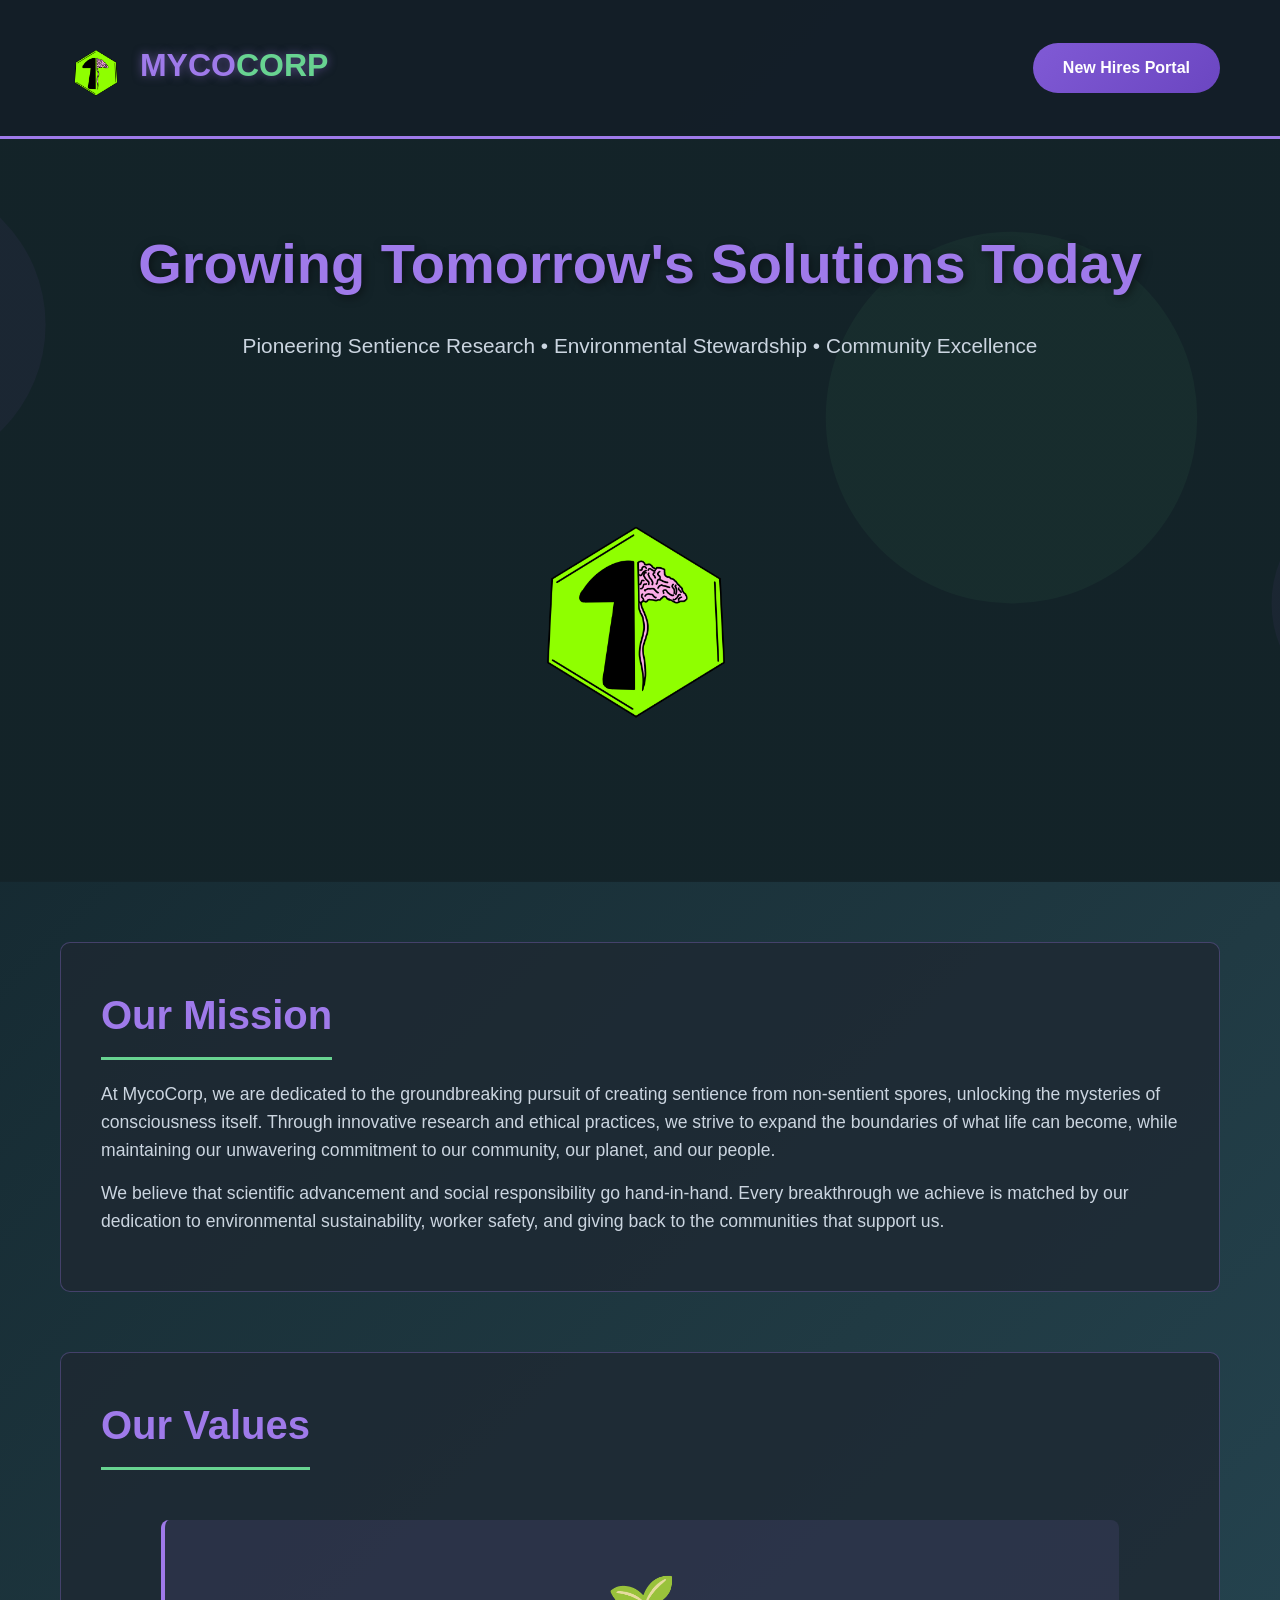
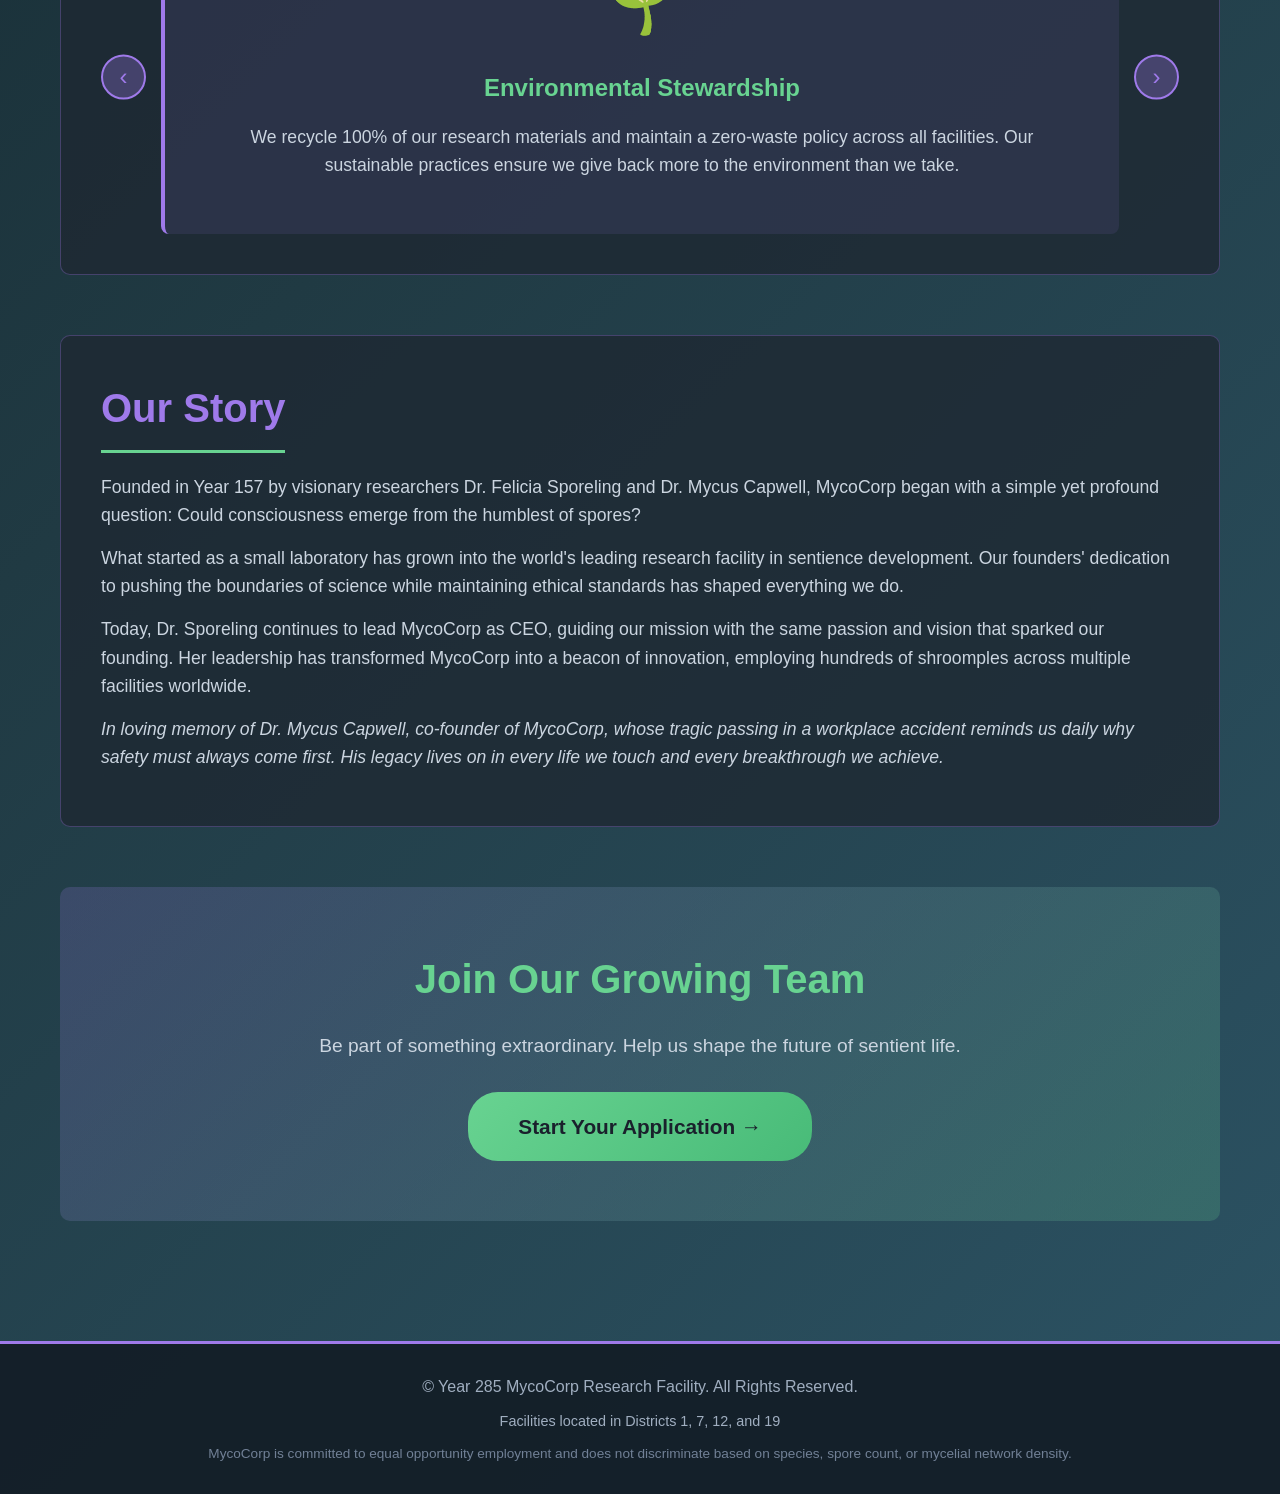
<file: MycoCorp/index.html>
<!DOCTYPE html>
<html lang="en">
<head>
    <meta charset="UTF-8">
    <meta name="viewport" content="width=device-width, initial-scale=1.0">
    <title>MycoCorp - Growing Tomorrow's Solutions Today</title>
    <style>
        * {
            margin: 0;
            padding: 0;
            box-sizing: border-box;
        }
        
        body {
            font-family: 'Segoe UI', Tahoma, Geneva, Verdana, sans-serif;
            background: linear-gradient(135deg, #0f2027 0%, #203a43 50%, #2c5364 100%);
            color: #e0e0e0;
            line-height: 1.6;
        }
        
        .header {
            background: rgba(20, 30, 40, 0.95);
            padding: 20px 0;
            border-bottom: 3px solid #9f7aea;
            box-shadow: 0 4px 20px rgba(0, 0, 0, 0.3);
        }
        
        .nav-container {
            max-width: 1200px;
            margin: 0 auto;
            padding: 0 20px;
            display: flex;
            justify-content: space-between;
            align-items: center;
        }
        
        .logo {
            font-size: 2em;
            font-weight: bold;
            color: #9f7aea;
            text-shadow: 0 0 10px rgba(159, 122, 234, 0.5);
        }
        
        .logo span {
            color: #68d391;
        }
        
        .nav-btn {
            background: linear-gradient(135deg, #805ad5 0%, #6b46c1 100%);
            color: white;
            border: none;
            padding: 12px 30px;
            border-radius: 25px;
            font-size: 1em;
            font-weight: bold;
            cursor: pointer;
            transition: all 0.3s;
            text-decoration: none;
            display: inline-block;
        }
        
        .nav-btn:hover {
            background: linear-gradient(135deg, #6b46c1 0%, #553c9a 100%);
            box-shadow: 0 5px 20px rgba(159, 122, 234, 0.5);
            transform: translateY(-2px);
        }
        
        .hero {
            text-align: center;
            padding: 80px 20px;
            background: linear-gradient(rgba(0, 0, 0, 0.4), rgba(0, 0, 0, 0.4)), 
                        url('data:image/svg+xml,<svg xmlns="http://www.w3.org/2000/svg" viewBox="0 0 1200 400"><rect fill="%23203a43" width="1200" height="400"/><circle fill="%239f7aea" opacity="0.1" cx="200" cy="100" r="80"/><circle fill="%2368d391" opacity="0.1" cx="800" cy="150" r="100"/><circle fill="%239f7aea" opacity="0.1" cx="1000" cy="250" r="60"/></svg>');
            background-size: cover;
            background-position: center;
        }
        
        .hero h1 {
            font-size: 3.5em;
            margin-bottom: 20px;
            color: #9f7aea;
            text-shadow: 2px 2px 10px rgba(0, 0, 0, 0.5);
        }
        
        .hero p {
            font-size: 1.3em;
            color: #cbd5e0;
            margin-bottom: 40px;
        }
        
        .container {
            max-width: 1200px;
            margin: 0 auto;
            padding: 60px 20px;
        }
        
        .section {
            margin-bottom: 60px;
            background: rgba(30, 40, 50, 0.8);
            padding: 40px;
            border-radius: 10px;
            border: 1px solid rgba(159, 122, 234, 0.3);
        }
        
        .section h2 {
            font-size: 2.5em;
            margin-bottom: 20px;
            color: #9f7aea;
            border-bottom: 3px solid #68d391;
            padding-bottom: 10px;
            display: inline-block;
        }
        
        .section p {
            font-size: 1.1em;
            color: #cbd5e0;
            margin-bottom: 15px;
        }
        
        .values-carousel {
            position: relative;
            margin-top: 30px;
            padding: 0 60px;
        }
        
        .values-container {
            overflow: hidden;
        }
        
        .values-track {
            display: flex;
            transition: transform 0.5s ease-in-out;
        }
        
        .value-card {
            min-width: 100%;
            background: rgba(159, 122, 234, 0.1);
            padding: 40px;
            border-radius: 8px;
            border-left: 4px solid #9f7aea;
            text-align: center;
        }
        
        .value-card h3 {
            color: #68d391;
            margin-bottom: 15px;
            font-size: 1.5em;
        }
        
        .value-card p {
            font-size: 1.1em;
            color: #cbd5e0;
        }
        
        .value-icon {
            font-size: 3.5em;
            margin-bottom: 20px;
        }
        
        .carousel-btn {
            position: absolute;
            top: 50%;
            transform: translateY(-50%);
            background: rgba(159, 122, 234, 0.3);
            border: 2px solid #9f7aea;
            color: #9f7aea;
            width: 45px;
            height: 45px;
            border-radius: 50%;
            font-size: 1.5em;
            cursor: pointer;
            transition: all 0.3s;
            display: flex;
            align-items: center;
            justify-content: center;
            z-index: 10;
        }
        
        .carousel-btn:hover {
            background: rgba(159, 122, 234, 0.5);
            transform: translateY(-50%) scale(1.1);
        }
        
        .carousel-btn.prev {
            left: 0;
        }
        
        .carousel-btn.next {
            right: 0;
        }
        
        .cta-section {
            text-align: center;
            padding: 60px 40px;
            background: linear-gradient(135deg, rgba(159, 122, 234, 0.2) 0%, rgba(104, 211, 145, 0.2) 100%);
            border-radius: 10px;
            margin-top: 40px;
        }
        
        .cta-section h2 {
            font-size: 2.5em;
            margin-bottom: 20px;
            color: #68d391;
        }
        
        .cta-btn {
            background: linear-gradient(135deg, #68d391 0%, #48bb78 100%);
            color: #1a202c;
            border: none;
            padding: 18px 50px;
            border-radius: 30px;
            font-size: 1.3em;
            font-weight: bold;
            cursor: pointer;
            transition: all 0.3s;
            text-decoration: none;
            display: inline-block;
            margin-top: 20px;
        }
        
        .cta-btn:hover {
            background: linear-gradient(135deg, #48bb78 0%, #38a169 100%);
            box-shadow: 0 8px 25px rgba(104, 211, 145, 0.5);
            transform: translateY(-3px);
        }
        
        .footer {
            background: rgba(20, 30, 40, 0.95);
            padding: 30px 20px;
            text-align: center;
            border-top: 3px solid #9f7aea;
            margin-top: 60px;
        }
        
        .footer p {
            color: #a0aec0;
        }
        
        .memorial {
            font-style: italic;
            color: #68d391;
            margin-top: 15px;
            font-size: 0.95em;
        }
        
        @media (max-width: 768px) {
            .hero h1 {
                font-size: 2.5em;
            }
            
            .nav-container {
                flex-direction: column;
                gap: 20px;
            }
            
            .section h2 {
                font-size: 2em;
            }
            
            .values-carousel {
                padding: 0 50px;
            }
            
            .carousel-btn {
                width: 35px;
                height: 35px;
                font-size: 1.2em;
            }
        }
    </style>
</head>
<body>
    <header class="header">
        <div class="nav-container">
          <div class="logo"><img src="../assets/logo.png" alt="MycoCorp Logo" style="height: 3em; vertical-align: middle; margin-right: 8px;">MYCO<span>CORP</span></div>
            <a href="/mycocorp/onboarding" class="nav-btn">New Hires Portal</a>
        </div>
    </header>
    
    <section class="hero">
        <h1>Growing Tomorrow's Solutions Today</h1>
        <p>Pioneering Sentience Research • Environmental Stewardship • Community Excellence</p>
        <img src="../assets/logo.png" alt="MycoCorp Logo" style="height: 25em; horizontal-align: middle; vertical-align: middle; margin-right: 8px;">
    </section>
    
    <div class="container">
        <div class="section">
            <h2>Our Mission</h2>
            <p>At MycoCorp, we are dedicated to the groundbreaking pursuit of creating sentience from non-sentient spores, unlocking the mysteries of consciousness itself. Through innovative research and ethical practices, we strive to expand the boundaries of what life can become, while maintaining our unwavering commitment to our community, our planet, and our people.</p>
            <p>We believe that scientific advancement and social responsibility go hand-in-hand. Every breakthrough we achieve is matched by our dedication to environmental sustainability, worker safety, and giving back to the communities that support us.</p>
        </div>
        
        <div class="section">
            <h2>Our Values</h2>
            <div class="values-carousel">
                <button class="carousel-btn prev" onclick="moveCarousel(-1)">‹</button>
                <div class="values-container">
                    <div class="values-track" id="valuesTrack">
                        <div class="value-card">
                            <div class="value-icon">🌱</div>
                            <h3>Environmental Stewardship</h3>
                            <p>We recycle 100% of our research materials and maintain a zero-waste policy across all facilities. Our sustainable practices ensure we give back more to the environment than we take.</p>
                        </div>
                        
                        <div class="value-card">
                            <div class="value-icon">🛡️</div>
                            <h3>Worker Safety First</h3>
                            <p>The safety and well-being of our employees is our top priority. We maintain the highest safety standards and provide comprehensive training for all personnel.</p>
                        </div>
                        
                        <div class="value-card">
                            <div class="value-icon">🤝</div>
                            <h3>Community Care</h3>
                            <p>We are deeply invested in the communities we serve, providing education, resources, and support to create a better tomorrow for all shroomples.</p>
                        </div>
                        
                        <div class="value-card">
                            <div class="value-icon">🔬</div>
                            <h3>Ethical Innovation</h3>
                            <p>Our cutting-edge research in sentience development is conducted with the highest ethical standards, always considering the implications of our discoveries.</p>
                        </div>
                    </div>
                </div>
                <button class="carousel-btn next" onclick="moveCarousel(1)">›</button>
            </div>
        </div>
        
        <div class="section">
            <h2>Our Story</h2>
            <p>Founded in Year 157 by visionary researchers Dr. Felicia Sporeling and Dr. Mycus Capwell, MycoCorp began with a simple yet profound question: Could consciousness emerge from the humblest of spores?</p>
            
            <p>What started as a small laboratory has grown into the world's leading research facility in sentience development. Our founders' dedication to pushing the boundaries of science while maintaining ethical standards has shaped everything we do.</p>
            
            <p>Today, Dr. Sporeling continues to lead MycoCorp as CEO, guiding our mission with the same passion and vision that sparked our founding. Her leadership has transformed MycoCorp into a beacon of innovation, employing hundreds of shroomples across multiple facilities worldwide.</p>
            
            <p class="memorial">In loving memory of Dr. Mycus Capwell, co-founder of MycoCorp, whose tragic passing in a workplace accident reminds us daily why safety must always come first. His legacy lives on in every life we touch and every breakthrough we achieve.</p>
        </div>
        
        <div class="cta-section">
            <h2>Join Our Growing Team</h2>
            <p style="font-size: 1.2em; color: #cbd5e0; margin-bottom: 10px;">Be part of something extraordinary. Help us shape the future of sentient life.</p>
            <a href="/mycocorp/onboarding" class="cta-btn">Start Your Application →</a>
        </div>
    </div>
    
    <footer class="footer">
        <p>&copy; Year 285 MycoCorp Research Facility. All Rights Reserved.</p>
        <p style="margin-top: 10px; font-size: 0.9em;">Facilities located in Districts 1, 7, 12, and 19</p>
        <p style="margin-top: 10px; font-size: 0.85em; color: #718096;">MycoCorp is committed to equal opportunity employment and does not discriminate based on species, spore count, or mycelial network density.</p>
    </footer>

    <script>
        let currentSlide = 0;
        const totalSlides = 4;
        let autoRotateInterval;
        let isAutoRotating = true;

        function moveCarousel(direction) {
            // Stop auto-rotation when user manually clicks
            if (isAutoRotating) {
                clearInterval(autoRotateInterval);
                isAutoRotating = false;
            }

            currentSlide += direction;
            
            // Loop around
            if (currentSlide < 0) {
                currentSlide = totalSlides - 1;
            } else if (currentSlide >= totalSlides) {
                currentSlide = 0;
            }
            
            updateCarousel();
        }

        function updateCarousel() {
            const track = document.getElementById('valuesTrack');
            const offset = -currentSlide * 100;
            track.style.transform = `translateX(${offset}%)`;
        }

        function autoRotate() {
            currentSlide = (currentSlide + 1) % totalSlides;
            updateCarousel();
        }

        // Start auto-rotation (every 5 seconds)
        autoRotateInterval = setInterval(autoRotate, 5000);
    </script>
</body>
</html>
</file>
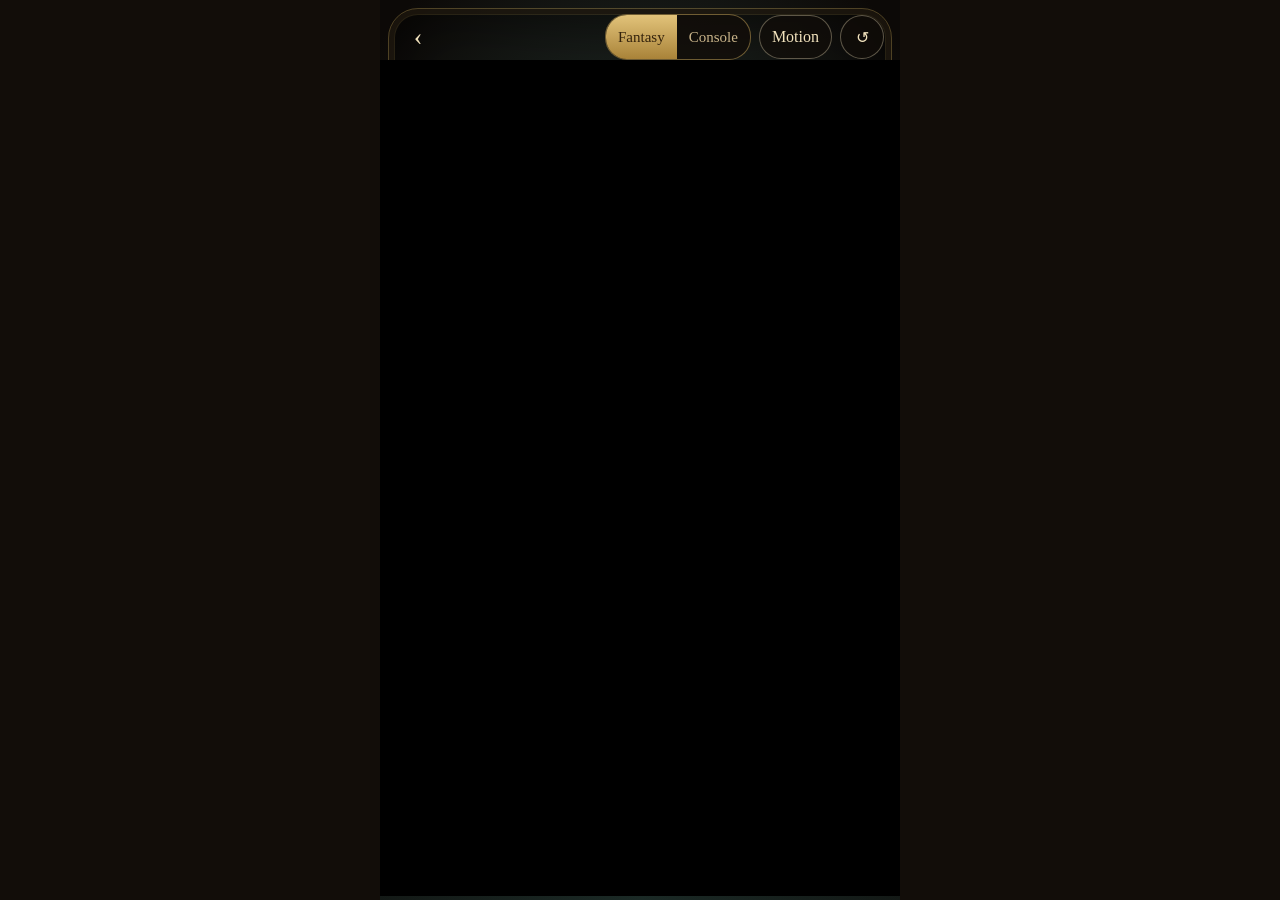
<file: resonant-impact-js/index.html>
<!DOCTYPE html>
<html lang="en" class="theme-fantasy" data-scene="forest">
<head>
  <meta charset="UTF-8">
  <meta name="viewport" content="width=device-width, initial-scale=1, viewport-fit=cover">
  <meta name="theme-color" content="#120d09">
  <title>Resonant Impact — demo</title>
  <link rel="preconnect" href="https://fonts.googleapis.com">
  <link rel="preconnect" href="https://fonts.gstatic.com" crossorigin>
  <link rel="stylesheet" href="https://fonts.googleapis.com/css2?family=IM+Fell+English:ital@0;1&family=IM+Fell+English+SC&family=Cinzel+Decorative:wght@700&family=Cinzel:wght@500;600&display=swap">
  <link rel="stylesheet" href="./style.css">
</head>
<body>
  <div id="app">
    <div class="mood" aria-hidden="true"></div>
    <div class="snow" id="snow" aria-hidden="true"></div>
    <div class="board" aria-hidden="true"></div>
    <header class="bar">
      <a class="home" href="/" aria-label="Back to ThisSpanks home">‹</a>
      <div class="switch" role="group" aria-label="Theme">
        <button type="button" data-theme-btn="fantasy" aria-pressed="true">Fantasy</button>
        <button type="button" data-theme-btn="console" aria-pressed="false">Console</button>
      </div>
      <button type="button" class="hb" id="motionBtn" aria-pressed="false" title="Reduce motion">Motion</button>
      <button type="button" class="hb" id="restartBtn" aria-label="Restart demo">↺</button>
    </header>
    <main id="screen"></main>
    <div class="toast" id="toast" role="status" aria-live="polite"></div>
    <div class="lid top" aria-hidden="true"></div>
    <div class="lid bottom" aria-hidden="true"></div>
  </div>
  <script type="module" src="./game.js"></script>
</body>
</html>
</file>
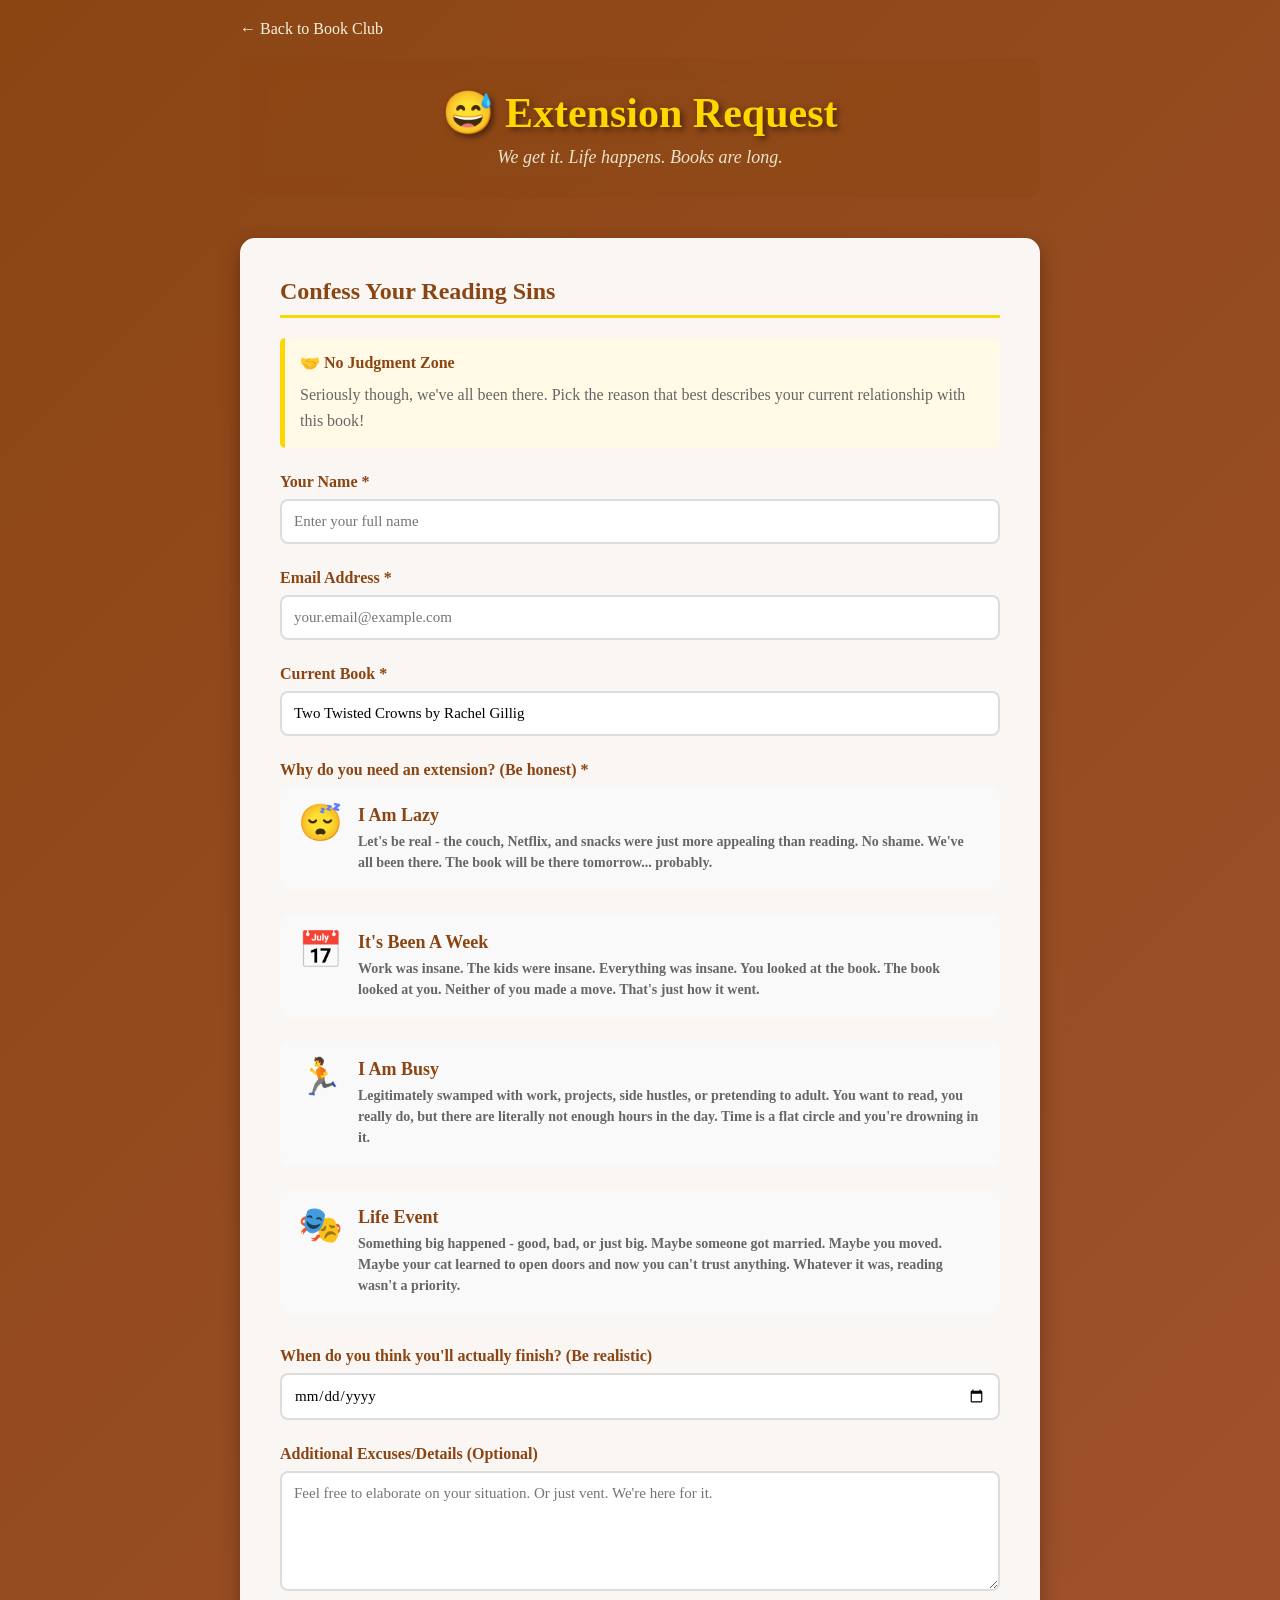
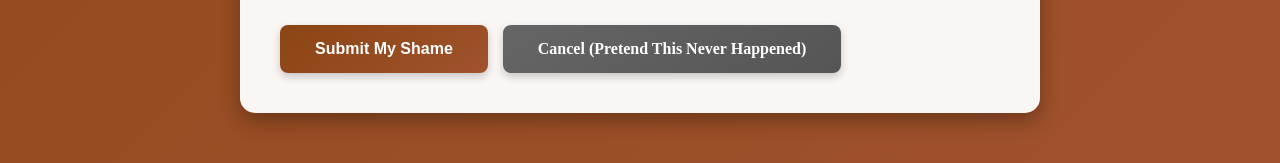
<file: bookclub/extension/index.html>
<!DOCTYPE html>
<html lang="en">
<head>
    <meta charset="UTF-8">
    <meta name="viewport" content="width=device-width, initial-scale=1.0">
    <title>Request Extension - Book Club</title>
    <style>
        * {
            margin: 0;
            padding: 0;
            box-sizing: border-box;
        }

        body {
            font-family: 'Georgia', serif;
            background: linear-gradient(135deg, #8B4513, #A0522D);
            min-height: 100vh;
            padding: 20px;
            color: #f5f5dc;
        }

        .container {
            max-width: 800px;
            margin: 0 auto;
        }

        header {
            text-align: center;
            margin-bottom: 40px;
            padding: 30px;
            background: rgba(139, 69, 19, 0.3);
            border-radius: 15px;
            backdrop-filter: blur(10px);
        }

        h1 {
            font-size: 42px;
            color: #FFD700;
            text-shadow: 3px 3px 6px rgba(0,0,0,0.5);
            margin-bottom: 10px;
        }

        .subtitle {
            font-size: 18px;
            font-style: italic;
            opacity: 0.9;
        }

        .content {
            background: rgba(255, 255, 255, 0.95);
            border-radius: 15px;
            padding: 40px;
            color: #333;
            box-shadow: 0 8px 20px rgba(0,0,0,0.3);
            margin-bottom: 30px;
        }

        h2 {
            color: #8B4513;
            margin-bottom: 20px;
            padding-bottom: 10px;
            border-bottom: 3px solid #FFD700;
        }

        .form-group {
            margin-bottom: 25px;
        }

        label {
            display: block;
            font-weight: bold;
            color: #8B4513;
            margin-bottom: 8px;
            font-size: 16px;
        }

        input[type="text"],
        input[type="email"],
        input[type="date"],
        textarea,
        select {
            width: 100%;
            padding: 12px;
            border: 2px solid #ddd;
            border-radius: 8px;
            font-size: 15px;
            font-family: 'Georgia', serif;
            transition: border-color 0.3s;
        }

        input:focus,
        textarea:focus,
        select:focus {
            outline: none;
            border-color: #FFD700;
        }

        textarea {
            min-height: 120px;
            resize: vertical;
        }

        .radio-group {
            display: flex;
            flex-direction: column;
            gap: 15px;
        }

        .radio-option {
            background: #f9f9f9;
            padding: 15px;
            border-radius: 10px;
            border: 3px solid transparent;
            transition: all 0.3s;
            cursor: pointer;
        }

        .radio-option:hover {
            background: #fff;
            border-color: #FFD700;
            transform: translateX(5px);
        }

        .radio-option input[type="radio"] {
            display: none;
        }

        .radio-option input[type="radio"]:checked + .option-content {
            border-left: 5px solid #FFD700;
            padding-left: 15px;
        }

        .radio-option.selected {
            background: #FFF9E6;
            border-color: #FFD700;
        }

        .option-content {
            display: flex;
            align-items: flex-start;
            gap: 15px;
            transition: all 0.3s;
        }

        .option-emoji {
            font-size: 36px;
            line-height: 1;
        }

        .option-text {
            flex: 1;
        }

        .option-title {
            font-weight: bold;
            color: #8B4513;
            font-size: 18px;
            margin-bottom: 5px;
        }

        .option-description {
            font-size: 14px;
            color: #666;
            line-height: 1.5;
        }

        .info-box {
            background: #FFF9E6;
            border-left: 5px solid #FFD700;
            padding: 15px;
            margin-bottom: 25px;
            border-radius: 5px;
        }

        .info-box h4 {
            color: #8B4513;
            margin-bottom: 10px;
        }

        .info-box p {
            color: #666;
            line-height: 1.6;
        }

        .buttons {
            display: flex;
            gap: 15px;
            flex-wrap: wrap;
            margin-top: 30px;
        }

        .btn {
            background: linear-gradient(145deg, #8B4513, #A0522D);
            border: none;
            color: white;
            padding: 15px 35px;
            text-align: center;
            text-decoration: none;
            display: inline-block;
            font-size: 16px;
            cursor: pointer;
            border-radius: 8px;
            box-shadow: 0 4px 8px rgba(0,0,0,0.2);
            transition: all 0.3s;
            font-weight: bold;
        }

        .btn:hover {
            background: linear-gradient(145deg, #A0522D, #8B4513);
            transform: translateY(-2px);
            box-shadow: 0 6px 12px rgba(0,0,0,0.3);
        }

        .btn:disabled {
            background: #ccc;
            cursor: not-allowed;
            transform: none;
        }

        .btn-secondary {
            background: linear-gradient(145deg, #666, #555);
        }

        .btn-secondary:hover {
            background: linear-gradient(145deg, #555, #444);
        }

        .back-link {
            display: inline-block;
            color: #f5f5dc;
            text-decoration: none;
            margin-bottom: 20px;
            font-size: 16px;
            transition: all 0.3s;
        }

        .back-link:hover {
            color: #FFD700;
            transform: translateX(-5px);
        }

        @media (max-width: 768px) {
            h1 {
                font-size: 32px;
            }

            .content {
                padding: 25px;
            }

            .buttons {
                flex-direction: column;
            }

            .btn {
                width: 100%;
            }

            .option-emoji {
                font-size: 28px;
            }
        }
    </style>
</head>
<body>
    <div class="container">
        <a href="../" class="back-link">← Back to Book Club</a>

        <header>
            <h1>😅 Extension Request</h1>
            <div class="subtitle">We get it. Life happens. Books are long.</div>
        </header>

        <div class="content">
            <h2>Confess Your Reading Sins</h2>

            <div class="info-box">
                <h4>🤝 No Judgment Zone</h4>
                <p>Seriously though, we've all been there. Pick the reason that best describes your current relationship with this book!</p>
            </div>

            <form id="extensionForm">
                <div class="form-group">
                    <label for="name">Your Name *</label>
                    <input type="text" id="name" name="name" required placeholder="Enter your full name">
                </div>

                <div class="form-group">
                    <label for="email">Email Address *</label>
                    <input type="email" id="email" name="email" required placeholder="your.email@example.com">
                </div>

                <div class="form-group">
                    <label for="bookTitle">Current Book *</label>
                    <input type="text" id="bookTitle" name="bookTitle" value="Two Twisted Crowns by Rachel Gillig" readonly>
                </div>

                <div class="form-group">
                    <label>Why do you need an extension? (Be honest) *</label>
                    <div class="radio-group">
                        <label class="radio-option" onclick="selectOption(this, 'lazy')">
                            <input type="radio" id="lazy" name="extensionType" value="lazy" required>
                            <div class="option-content">
                                <div class="option-emoji">😴</div>
                                <div class="option-text">
                                    <div class="option-title">I Am Lazy</div>
                                    <div class="option-description">
                                        Let's be real - the couch, Netflix, and snacks were just more appealing than reading. 
                                        No shame. We've all been there. The book will be there tomorrow... probably.
                                    </div>
                                </div>
                            </div>
                        </label>

                        <label class="radio-option" onclick="selectOption(this, 'week')">
                            <input type="radio" id="week" name="extensionType" value="week">
                            <div class="option-content">
                                <div class="option-emoji">📅</div>
                                <div class="option-text">
                                    <div class="option-title">It's Been A Week</div>
                                    <div class="option-description">
                                        Work was insane. The kids were insane. Everything was insane. You looked at the book. 
                                        The book looked at you. Neither of you made a move. That's just how it went.
                                    </div>
                                </div>
                            </div>
                        </label>

                        <label class="radio-option" onclick="selectOption(this, 'busy')">
                            <input type="radio" id="busy" name="extensionType" value="busy">
                            <div class="option-content">
                                <div class="option-emoji">🏃</div>
                                <div class="option-text">
                                    <div class="option-title">I Am Busy</div>
                                    <div class="option-description">
                                        Legitimately swamped with work, projects, side hustles, or pretending to adult. 
                                        You want to read, you really do, but there are literally not enough hours in the day. 
                                        Time is a flat circle and you're drowning in it.
                                    </div>
                                </div>
                            </div>
                        </label>

                        <label class="radio-option" onclick="selectOption(this, 'life')">
                            <input type="radio" id="life" name="extensionType" value="life">
                            <div class="option-content">
                                <div class="option-emoji">🎭</div>
                                <div class="option-text">
                                    <div class="option-title">Life Event</div>
                                    <div class="option-description">
                                        Something big happened - good, bad, or just big. Maybe someone got married. 
                                        Maybe you moved. Maybe your cat learned to open doors and now you can't trust anything. 
                                        Whatever it was, reading wasn't a priority.
                                    </div>
                                </div>
                            </div>
                        </label>
                    </div>
                </div>

                <div class="form-group">
                    <label for="requestedDate">When do you think you'll actually finish? (Be realistic)</label>
                    <input type="date" id="requestedDate" name="requestedDate">
                </div>

                <div class="form-group">
                    <label for="reason">Additional Excuses/Details (Optional)</label>
                    <textarea id="reason" name="reason" placeholder="Feel free to elaborate on your situation. Or just vent. We're here for it."></textarea>
                </div>

                <div class="buttons">
                    <button type="submit" class="btn">Submit My Shame</button>
                    <a href="../" class="btn btn-secondary">Cancel (Pretend This Never Happened)</a>
                </div>
            </form>
        </div>
    </div>

    <script>
        function selectOption(element, value) {
            // Remove selected class from all options
            document.querySelectorAll('.radio-option').forEach(opt => {
                opt.classList.remove('selected');
            });
            
            // Add selected class to clicked option
            element.classList.add('selected');
            
            // Check the radio button
            document.getElementById(value).checked = true;
        }

        document.getElementById('extensionForm').addEventListener('submit', function(e) {
            e.preventDefault();
            
            // Get form data
            const formData = {
                name: document.getElementById('name').value,
                email: document.getElementById('email').value,
                bookTitle: document.getElementById('bookTitle').value,
                extensionType: document.querySelector('input[name="extensionType"]:checked').value,
                requestedDate: document.getElementById('requestedDate').value,
                reason: document.getElementById('reason').value,
                submittedAt: new Date().toISOString()
            };

            // Get extension type labels
            const extensionTypeLabels = {
                'lazy': '😴 I Am Lazy',
                'week': '📅 It\'s Been A Week',
                'busy': '🏃 I Am Busy',
                'life': '🎭 Life Event'
            };

            const extensionTypeLabel = extensionTypeLabels[formData.extensionType];

            // Create text content for download
            let textContent = '🙈 BOOK CLUB EXTENSION REQUEST 🙈\n';
            textContent += '='.repeat(60) + '\n\n';
            textContent += `Name: ${formData.name}\n`;
            textContent += `Email: ${formData.email}\n`;
            textContent += `Book: ${formData.bookTitle}\n\n`;
            textContent += `Reason: ${extensionTypeLabel}\n\n`;
            
            // Add funny commentary based on reason
            const commentary = {
                'lazy': 'Translation: The couch won this round. Better luck next time, book!',
                'week': 'Translation: Life happened. Books don\'t stand a chance against chaos.',
                'busy': 'Translation: Responsible adult things took priority. Shocking.',
                'life': 'Translation: Something actually important happened. This is valid.'
            };
            
            textContent += `${commentary[formData.extensionType]}\n\n`;
            
            if (formData.requestedDate) {
                textContent += `Promises to finish by: ${formData.requestedDate}\n`;
                textContent += '(We\'ll see about that...)\n\n';
            }
            
            if (formData.reason) {
                textContent += `Additional Excuses:\n${formData.reason}\n\n`;
            }
            
            textContent += `Submitted: ${new Date(formData.submittedAt).toLocaleString()}\n`;
            textContent += '='.repeat(60) + '\n';
            textContent += '\nNo judgment. We\'ve all been there. Happy reading! 📚';

            // Create and trigger download
            const blob = new Blob([textContent], { type: 'text/plain' });
            const url = window.URL.createObjectURL(blob);
            const a = document.createElement('a');
            a.href = url;
            a.download = `bookclub_extension_${formData.name.replace(/\s+/g, '_')}_${Date.now()}.txt`;
            document.body.appendChild(a);
            a.click();
            document.body.removeChild(a);
            window.URL.revokeObjectURL(url);

            // Show funny confirmation
            const confirmations = {
                'lazy': 'Extension approved! Now go take that nap you clearly need. 😴',
                'week': 'Extension approved! We hope next week is better. Or at least less chaotic. 📅',
                'busy': 'Extension approved! Try to schedule "reading" between "adulting" sessions. 🏃',
                'life': 'Extension approved! Take care of yourself first. The book will wait. 🎭'
            };
            
            alert(confirmations[formData.extensionType] + '\n\nA copy has been downloaded to your computer.');

            // Redirect back to main page after a delay
            setTimeout(() => {
                window.location.href = '../';
            }, 2000);
        });

        // Set minimum date to today
        const today = new Date().toISOString().split('T')[0];
        document.getElementById('requestedDate').setAttribute('min', today);
    </script>
</body>
</html>
</file>
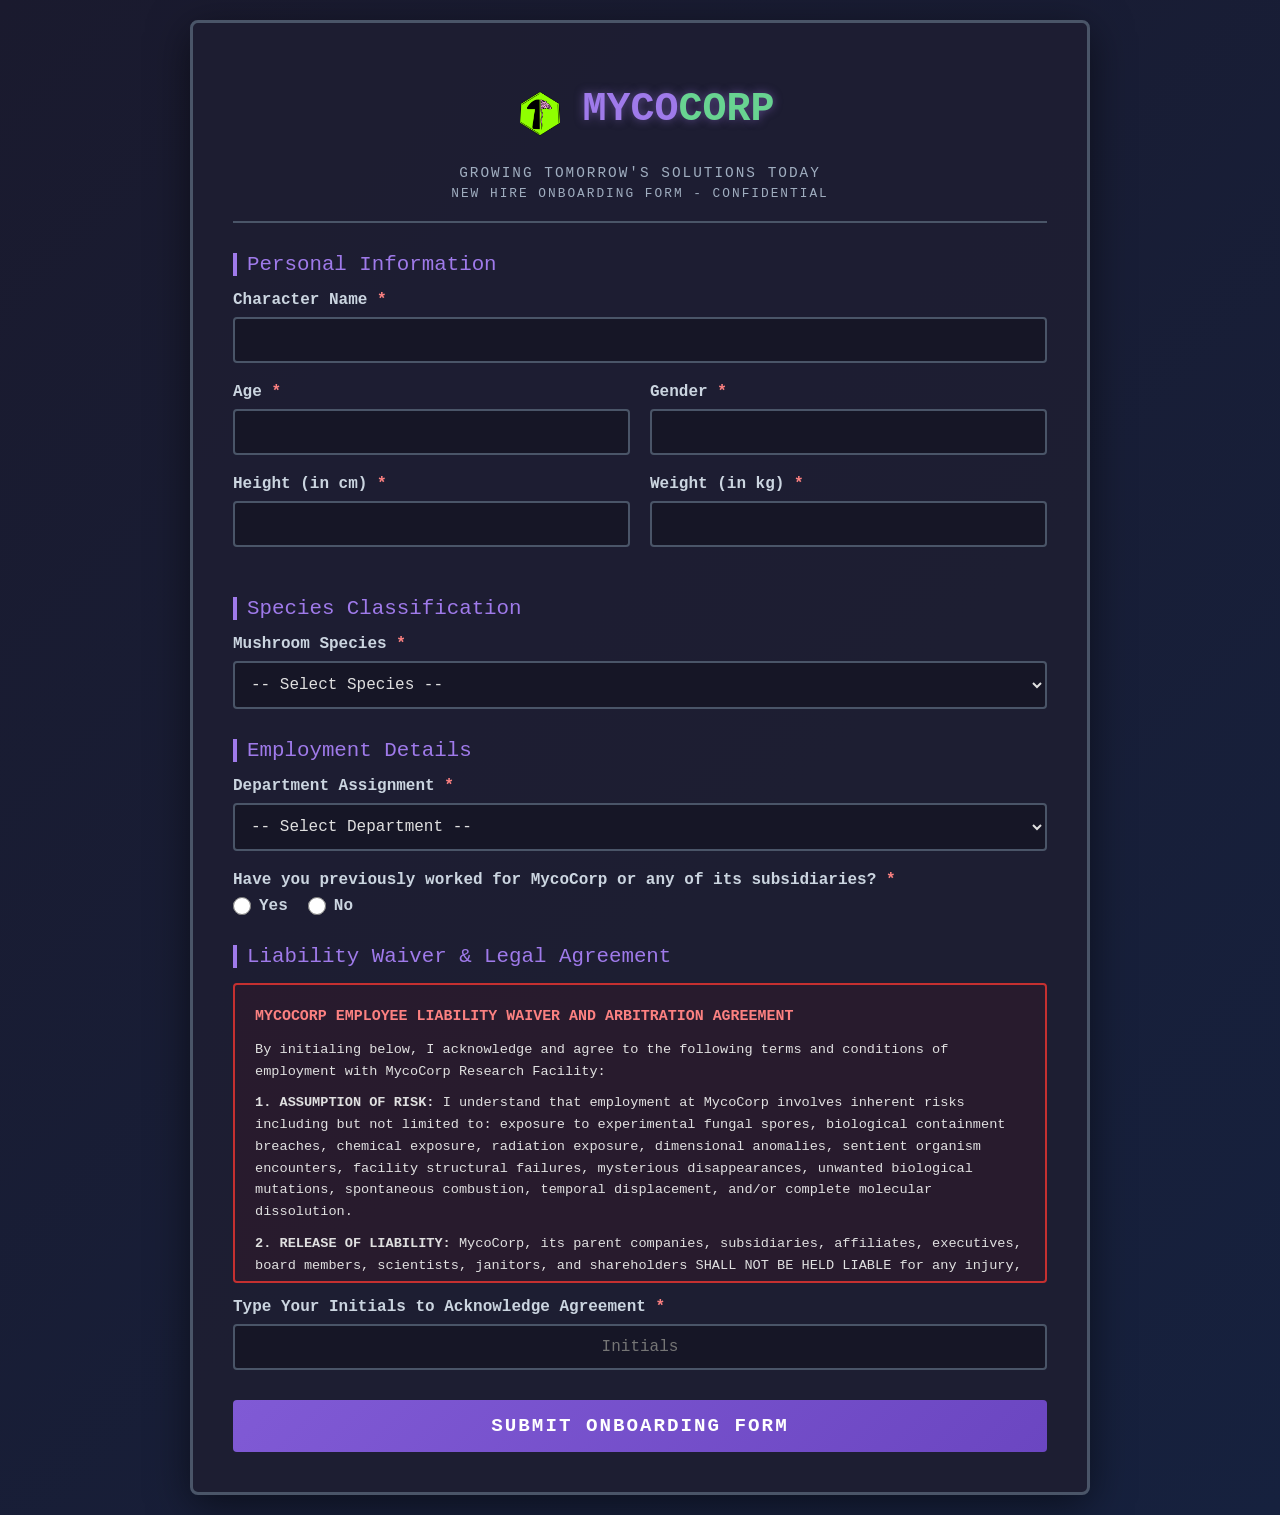
<file: MycoCorp/Onboarding/index.html>
<!DOCTYPE html>
<html lang="en">
<head>
    <meta charset="UTF-8">
    <meta name="viewport" content="width=device-width, initial-scale=1.0">
    <title>MycoCorp New Hire Onboarding</title>
    <style>
        * {
            margin: 0;
            padding: 0;
            box-sizing: border-box;
        }
        
        body {
            font-family: 'Courier New', monospace;
            background: linear-gradient(135deg, #1a1a2e 0%, #16213e 100%);
            color: #e0e0e0;
            padding: 20px;
            min-height: 100vh;
        }
        
        .container {
            max-width: 900px;
            margin: 0 auto;
            background: rgba(30, 30, 50, 0.95);
            border: 3px solid #4a5568;
            border-radius: 8px;
            padding: 40px;
            box-shadow: 0 10px 40px rgba(0, 0, 0, 0.5);
        }
        
        .header {
            text-align: center;
            margin-bottom: 30px;
            border-bottom: 2px solid #4a5568;
            padding-bottom: 20px;
        }
        
        .logo {
            font-size: 2.5em;
            font-weight: bold;
            color: #9f7aea;
            text-shadow: 0 0 10px rgba(159, 122, 234, 0.5);
            margin-bottom: 10px;
        }
        
        .subtitle {
            color: #a0aec0;
            font-size: 0.9em;
            letter-spacing: 2px;
        }
        
        .form-section {
            margin-bottom: 30px;
        }
        
        .section-title {
            font-size: 1.3em;
            color: #9f7aea;
            margin-bottom: 15px;
            border-left: 4px solid #9f7aea;
            padding-left: 10px;
        }
        
        .form-group {
            margin-bottom: 20px;
        }
        
        label {
            display: block;
            margin-bottom: 8px;
            color: #cbd5e0;
            font-weight: bold;
        }
        
        input[type="text"],
        input[type="number"],
        select,
        textarea {
            width: 100%;
            padding: 12px;
            background: rgba(20, 20, 35, 0.8);
            border: 2px solid #4a5568;
            border-radius: 4px;
            color: #e0e0e0;
            font-family: 'Courier New', monospace;
            font-size: 1em;
            transition: border-color 0.3s;
        }
        
        input[type="text"]:focus,
        input[type="number"]:focus,
        select:focus,
        textarea:focus {
            outline: none;
            border-color: #9f7aea;
            box-shadow: 0 0 10px rgba(159, 122, 234, 0.3);
        }
        
        textarea {
            min-height: 100px;
            resize: vertical;
        }
        
        .radio-group {
            display: flex;
            gap: 20px;
            flex-wrap: wrap;
        }
        
        .radio-option {
            display: flex;
            align-items: center;
            gap: 8px;
        }
        
        input[type="radio"] {
            width: 18px;
            height: 18px;
            cursor: pointer;
        }
         .logo span {
            color: #68d391;
        }
        .waiver-box {
            background: rgba(139, 0, 0, 0.1);
            border: 2px solid #c53030;
            border-radius: 4px;
            padding: 20px;
            margin-bottom: 15px;
            max-height: 300px;
            overflow-y: auto;
            font-size: 0.85em;
            line-height: 1.6;
        }
        
        .waiver-box::-webkit-scrollbar {
            width: 10px;
        }
        
        .waiver-box::-webkit-scrollbar-track {
            background: rgba(20, 20, 35, 0.5);
        }
        
        .waiver-box::-webkit-scrollbar-thumb {
            background: #4a5568;
            border-radius: 5px;
        }
        
        .waiver-title {
            font-weight: bold;
            color: #fc8181;
            margin-bottom: 10px;
            font-size: 1.1em;
        }
        
        .initial-box {
            width: 150px;
            text-align: center;
            background: rgba(20, 20, 35, 0.9);
            border: 2px dashed #c53030;
        }
        
        .submit-btn {
            width: 100%;
            padding: 15px;
            background: linear-gradient(135deg, #805ad5 0%, #6b46c1 100%);
            border: none;
            border-radius: 4px;
            color: white;
            font-size: 1.2em;
            font-weight: bold;
            cursor: pointer;
            transition: all 0.3s;
            font-family: 'Courier New', monospace;
            text-transform: uppercase;
            letter-spacing: 2px;
        }
        
        .submit-btn:hover {
            background: linear-gradient(135deg, #6b46c1 0%, #553c9a 100%);
            box-shadow: 0 5px 20px rgba(159, 122, 234, 0.4);
            transform: translateY(-2px);
        }
        
        .submit-btn:active {
            transform: translateY(0);
        }
        
        .required {
            color: #fc8181;
        }
        
        .row {
            display: grid;
            grid-template-columns: 1fr 1fr;
            gap: 20px;
        }
        
        @media (max-width: 768px) {
            .row {
                grid-template-columns: 1fr;
            }
            
            .container {
                padding: 20px;
            }
        }
    </style>
</head>
<body>
    <div class="container">
        <div class="header">
            <div class="logo"><img src="../../assets/logo.png" alt="MycoCorp Logo" style="height: 2.3em; vertical-align: middle; margin-right: 8px;">MYCO<span>CORP</span></div>
            <div class="subtitle">GROWING TOMORROW'S SOLUTIONS TODAY</div>
            <div class="subtitle" style="margin-top: 5px; font-size: 0.8em;">NEW HIRE ONBOARDING FORM - CONFIDENTIAL</div>
        </div>
        
        <form id="onboardingForm">
            <!-- Personal Information -->
            <div class="form-section">
                <div class="section-title">Personal Information</div>
                
                <div class="form-group">
                    <label for="characterName">Character Name <span class="required">*</span></label>
                    <input type="text" id="characterName" name="characterName" required>
                </div>
                
                <div class="row">
                    <div class="form-group">
                        <label for="age">Age <span class="required">*</span></label>
                        <input type="number" id="age" name="age" min="0" required>
                    </div>
                    
                    <div class="form-group">
                        <label for="gender">Gender <span class="required">*</span></label>
                        <input type="text" id="gender" name="gender" required>
                    </div>
                </div>
                
                <div class="row">
                    <div class="form-group">
                        <label for="height">Height (in cm) <span class="required">*</span></label>
                        <input type="number" id="height" name="height" min="0" required>
                    </div>
                    
                    <div class="form-group">
                        <label for="weight">Weight (in kg) <span class="required">*</span></label>
                        <input type="number" id="weight" name="weight" min="0" required>
                    </div>
                </div>
            </div>
            
            <!-- Species Information -->
            <div class="form-section">
                <div class="section-title">Species Classification</div>
                
                <div class="form-group">
                    <label for="mushroomType">Mushroom Species <span class="required">*</span></label>
                    <select id="mushroomType" name="mushroomType" required>
                        <option value="">-- Select Species --</option>
                        <option value="Amanita (Death Cap)">Amanita (Death Cap)</option>
                        <option value="Lion's Mane">Lion's Mane</option>
                        <option value="Shiitake">Shiitake</option>
                        <option value="Oyster Mushroom">Oyster Mushroom</option>
                        <option value="Cordyceps">Cordyceps</option>
                        <option value="Chanterelle">Chanterelle</option>
                        <option value="Porcini">Porcini</option>
                        <option value="Morel">Morel</option>
                        <option value="other">Other (Please Specify)</option>
                    </select>
                </div>
                
                <div class="form-group" id="otherSpeciesGroup" style="display: none;">
                    <label for="otherSpecies">Please Specify Your Species</label>
                    <textarea id="otherSpecies" name="otherSpecies" placeholder="Include any unique biological traits or capabilities..."></textarea>
                </div>
            </div>
            
            <!-- Employment Information -->
            <div class="form-section">
                <div class="section-title">Employment Details</div>
                
                <div class="form-group">
                    <label for="department">Department Assignment <span class="required">*</span></label>
                    <select id="department" name="department" required>
                        <option value="">-- Select Department --</option>
                        <option value="Janitorial">Janitorial Services</option>
                        <option value="Research">Research & Development</option>
                        <option value="Food Service">Food Service</option>
                        <option value="Security">Security</option>
                    </select>
                </div>
                
                <div class="form-group">
                    <label>Have you previously worked for MycoCorp or any of its subsidiaries? <span class="required">*</span></label>
                    <div class="radio-group">
                        <div class="radio-option">
                            <input type="radio" id="prevEmployYes" name="previousEmployment" value="Yes" required>
                            <label for="prevEmployYes" style="margin: 0;">Yes</label>
                        </div>
                        <div class="radio-option">
                            <input type="radio" id="prevEmployNo" name="previousEmployment" value="No" required>
                            <label for="prevEmployNo" style="margin: 0;">No</label>
                        </div>
                    </div>
                </div>
                
                <div class="form-group" id="prevEmployDetails" style="display: none;">
                    <label for="employmentHistory">Please provide details of previous MycoCorp employment</label>
                    <textarea id="employmentHistory" name="employmentHistory" placeholder="Location, department, duration, reason for leaving..."></textarea>
                </div>
            </div>
            
            <!-- Liability Waiver -->
            <div class="form-section">
                <div class="section-title">Liability Waiver & Legal Agreement</div>
                
                <div class="waiver-box">
                    <div class="waiver-title">MYCOCORP EMPLOYEE LIABILITY WAIVER AND ARBITRATION AGREEMENT</div>
                    
                    <p style="margin-bottom: 10px;">By initialing below, I acknowledge and agree to the following terms and conditions of employment with MycoCorp Research Facility:</p>
                    
                    <p style="margin-bottom: 10px;"><strong>1. ASSUMPTION OF RISK:</strong> I understand that employment at MycoCorp involves inherent risks including but not limited to: exposure to experimental fungal spores, biological containment breaches, chemical exposure, radiation exposure, dimensional anomalies, sentient organism encounters, facility structural failures, mysterious disappearances, unwanted biological mutations, spontaneous combustion, temporal displacement, and/or complete molecular dissolution.</p>
                    
                    <p style="margin-bottom: 10px;"><strong>2. RELEASE OF LIABILITY:</strong> MycoCorp, its parent companies, subsidiaries, affiliates, executives, board members, scientists, janitors, and shareholders SHALL NOT BE HELD LIABLE for any injury, dismemberment, death, undeath, parasitic infection, mind control, personality alteration, species transformation, loss of consciousness, loss of sentience, corporeal degradation, soul fragmentation, or complete erasure from the space-time continuum that may occur during the course of employment.</p>
                    
                    <p style="margin-bottom: 10px;"><strong>3. MEDICAL CONSENT:</strong> I hereby authorize MycoCorp medical staff to perform any emergency procedures deemed necessary, including but not limited to: experimental antidote administration, emergency amputation, spore extraction, memory suppression, and/or complete biological reconstitution.</p>
                    
                    <p style="margin-bottom: 10px;"><strong>4. CONFIDENTIALITY:</strong> I agree to maintain absolute secrecy regarding all MycoCorp operations, experiments, incidents, accidents, cover-ups, and any knowledge of Projects Sporefall, Mycelia Network, or Sentience Initiative under penalty of immediate termination and/or voluntary memory erasure.</p>
                    
                    <p style="margin-bottom: 10px;"><strong>5. MANDATORY ARBITRATION:</strong> I agree that ANY AND ALL disputes, claims, or legal proceedings arising from my employment, including but not limited to wrongful death, negligence, fraud, crimes against nature, violations of the Geneva Convention, or interdimensional treaty violations MUST be resolved exclusively through binding arbitration with a MycoCorp-appointed mediator. All arbitration proceedings SHALL BE HELD at the MycoCorp Main Office located in District 1, regardless of my current dimension of residence or state of corporeal existence.</p>
                    
                    <p style="margin-bottom: 10px;"><strong>6. NEXT OF KIN:</strong> I acknowledge that MycoCorp is not responsible for notifying my next of kin in the event of my disappearance, transformation, or transition to an alternate plane of existence. Any notifications will be made at MycoCorp's sole discretion and convenience.</p>
                    
                    <p style="margin-bottom: 10px;"><strong>7. PROPERTY RIGHTS:</strong> Any mutations, abilities, or biological changes that occur during my employment are the sole intellectual property of MycoCorp. I waive all rights to my post-transformation self.</p>
                    
                    <p><strong>8. SURVIVAL CLAUSE:</strong> This agreement remains in effect in perpetuity, surviving my employment termination, death, reanimation, or evolution into a higher consciousness.</p>
                </div>
                
                <div class="form-group">
                    <label for="initials">Type Your Initials to Acknowledge Agreement <span class="required">*</span></label>
                    <input type="text" id="initials" name="initials" class="initial-box" maxlength="5" required placeholder="Initials">
                </div>
            </div>
            
            <button type="submit" class="submit-btn">Submit Onboarding Form</button>
        </form>
    </div>
    
    <script>
        // Show/hide other species textarea
        document.getElementById('mushroomType').addEventListener('change', function() {
            const otherGroup = document.getElementById('otherSpeciesGroup');
            const otherSpecies = document.getElementById('otherSpecies');
            if (this.value === 'other') {
                otherGroup.style.display = 'block';
                otherSpecies.required = true;
            } else {
                otherGroup.style.display = 'none';
                otherSpecies.required = false;
            }
        });
        
        // Show/hide previous employment details
        document.querySelectorAll('input[name="previousEmployment"]').forEach(radio => {
            radio.addEventListener('change', function() {
                const detailsGroup = document.getElementById('prevEmployDetails');
                if (this.value === 'Yes') {
                    detailsGroup.style.display = 'block';
                } else {
                    detailsGroup.style.display = 'none';
                }
            });
        });
        
        // Form submission
        document.getElementById('onboardingForm').addEventListener('submit', function(e) {
            e.preventDefault();
            
            const formData = new FormData(this);
            let output = '='.repeat(60) + '\n';
            output += 'MYCOCORP RESEARCH FACILITY\n';
            output += 'NEW HIRE ONBOARDING FORM\n';
            output += 'CONFIDENTIAL - FOR INTERNAL USE ONLY\n';
            output += '='.repeat(60) + '\n\n';
            
            output += 'PERSONAL INFORMATION\n';
            output += '-'.repeat(60) + '\n';
            output += `Character Name: ${formData.get('characterName')}\n`;
            output += `Age: ${formData.get('age')}\n`;
            output += `Gender: ${formData.get('gender')}\n`;
            output += `Height: ${formData.get('height')} cm\n`;
            output += `Weight: ${formData.get('weight')} kg\n\n`;
            
            output += 'SPECIES CLASSIFICATION\n';
            output += '-'.repeat(60) + '\n';
            const mushroomType = formData.get('mushroomType');
            if (mushroomType === 'other') {
                output += `Mushroom Species: Other\n`;
                output += `Species Details: ${formData.get('otherSpecies')}\n\n`;
            } else {
                output += `Mushroom Species: ${mushroomType}\n\n`;
            }
            
            output += 'EMPLOYMENT DETAILS\n';
            output += '-'.repeat(60) + '\n';
            output += `Department: ${formData.get('department')}\n`;
            output += `Previous MycoCorp Employment: ${formData.get('previousEmployment')}\n`;
            if (formData.get('previousEmployment') === 'Yes') {
                output += `Employment History: ${formData.get('employmentHistory')}\n`;
            }
            output += '\n';
            
            output += 'LEGAL ACKNOWLEDGMENT\n';
            output += '-'.repeat(60) + '\n';
            output += `Liability Waiver Initialed: ${formData.get('initials')}\n`;
            output += `Date: ${new Date().toLocaleDateString()}\n`;
            output += `Time: ${new Date().toLocaleTimeString()}\n\n`;
            
            output += '='.repeat(60) + '\n';
            output += 'EMPLOYEE SIGNATURE: _________________________\n';
            output += 'HR REPRESENTATIVE: _________________________\n';
            output += 'FACILITY CLEARANCE GRANTED: [ ]\n';
            output += '='.repeat(60) + '\n';
            
            // Create and download file
            const blob = new Blob([output], { type: 'text/plain' });
            const url = window.URL.createObjectURL(blob);
            const a = document.createElement('a');
            a.href = url;
            a.download = `MycoCorp_Onboarding_${formData.get('characterName').replace(/\s+/g, '_')}.txt`;
            document.body.appendChild(a);
            a.click();
            document.body.removeChild(a);
            window.URL.revokeObjectURL(url);
            
            alert('Onboarding form submitted! File downloaded successfully.\n\nWelcome to MycoCorp. Report to your assigned department immediately.');
        });
    </script>
</body>
</html>
</file>
<file: resonant-impact-js/style.css>
/* Resonant Impact demo — two themes on one DOM.
   html.theme-fantasy = the full Gilded Grimoire look; html.theme-console = plain text, no motion. */

*, *::before, *::after { box-sizing: border-box; }
html, body { margin: 0; height: 100%; }
body { background: #120d09; }
button { font: inherit; }
#app { position: relative; max-width: 520px; height: 100vh; height: 100dvh; margin: 0 auto; display: flex; flex-direction: column; overflow: hidden; overflow: clip;
  padding: calc(env(safe-area-inset-top) + 10px) 14px calc(env(safe-area-inset-bottom) + 14px); }
#screen { position: relative; flex: 1; min-height: 0; display: flex; flex-direction: column; z-index: 3; }

/* ---------- header (shared) ---------- */
.bar { position: relative; z-index: 20; display: flex; align-items: center; gap: 8px; padding: 4px 2px 10px; }
.home { display: flex; align-items: center; justify-content: center; width: 44px; height: 44px; text-decoration: none; font-size: 26px; }
.switch { display: flex; margin-left: auto; border-radius: 22px; overflow: hidden; }
.switch button, .hb { min-height: 44px; padding: 0 12px; border: 0; cursor: pointer; background: transparent; }
.hb { min-width: 44px; border-radius: 22px; }

/* =========================================================
   FANTASY THEME
   ========================================================= */
.theme-fantasy body { font-family: 'IM Fell English', Georgia, serif; color: #2b1d12; }
.theme-fantasy #app { color: #2b1d12; font-family: 'IM Fell English', Georgia, serif; }
.theme-fantasy .home { color: #f1e2bd; }
.theme-fantasy .switch { border: 1px solid rgba(201,168,90,.5); background: rgba(18,13,9,.75); }
.theme-fantasy .switch button { color: #c9b48a; font-family: 'IM Fell English SC', serif; font-size: 15px; }
.theme-fantasy .switch button[aria-pressed="true"] { background: linear-gradient(180deg,#e2c37a,#a98339); color: #33220c; }
.theme-fantasy .hb { color: #f1e2bd; border: 1px solid rgba(241,226,189,.35); background: rgba(18,13,9,.7); font-family: 'IM Fell English SC', serif; }
:is(.switch button, .hb, .home, .plaque, .race-row):focus-visible { outline: 2px solid #9fd3f5; outline-offset: 2px; }

.mood, .snow, .board { position: absolute; inset: 0; pointer-events: none; }
.mood { z-index: 0; transition: background 2s ease, filter 1.8s ease;
  background: radial-gradient(90% 60% at 50% 30%, rgba(90,140,130,.35), transparent 70%), radial-gradient(140% 90% at 50% 100%, #1b2a26, #0c0907 70%); }
[data-scene="elf"] .mood { background: radial-gradient(90% 60% at 50% 25%, rgba(255,214,140,.32), transparent 70%), radial-gradient(140% 90% at 50% 100%, #2a2116, #0c0907 70%); }
[data-scene="pit"] .mood { background: radial-gradient(70% 50% at 50% 30%, rgba(255,226,150,.12), transparent 60%), radial-gradient(140% 90% at 50% 100%, #0a0f14, #030405 70%); }
[data-scene="path"] .mood { background: radial-gradient(90% 60% at 50% 25%, rgba(240,200,110,.26), transparent 70%), radial-gradient(140% 90% at 50% 100%, #1c2a1a, #0b0907 70%); }
[data-scene="clearing"] .mood { background: radial-gradient(100% 55% at 50% 20%, rgba(200,225,215,.28), transparent 70%), radial-gradient(140% 90% at 50% 100%, #1e2723, #090b0a 70%); }
[data-scene="beast"] .mood { background: radial-gradient(90% 55% at 50% 30%, rgba(200,40,20,.32), transparent 70%), radial-gradient(140% 90% at 50% 100%, #2a1210, #070404 70%); }
[data-scene="home"] .mood { background: radial-gradient(90% 60% at 50% 30%, rgba(255,170,90,.34), transparent 70%), radial-gradient(140% 90% at 50% 100%, #2c1d12, #0c0806 70%); }
[data-scene="night"] .mood { background: radial-gradient(70% 45% at 70% 15%, rgba(170,200,255,.18), transparent 60%), radial-gradient(140% 90% at 50% 100%, #0d1424, #030408 70%); }
.board { z-index: 1; inset: 8px; border-radius: 30px; border: 1px solid rgba(201,168,90,.35); box-shadow: inset 0 0 0 5px rgba(18,13,9,.6), inset 0 0 0 6px rgba(201,168,90,.16), inset 0 0 80px rgba(0,0,0,.6); }
.snow { z-index: 1; overflow: hidden; }
.snow i { position: absolute; top: -12px; border-radius: 50%; background: #fff; box-shadow: 0 0 6px rgba(255,255,255,.8); opacity: .5; animation: fall linear infinite; }
@keyframes fall { to { transform: translate(30px, 110vh); } }
.ph-plunge .snow i { animation-duration: .7s !important; opacity: 1; }
.ph-talk .snow i { opacity: .25; }

/* studio + title */
.studio { flex: 1; display: flex; flex-direction: column; align-items: center; justify-content: center; gap: 8px; border: 0; background: #000; margin: -10px -14px; color: #efe4c8; cursor: pointer; }
.studio .a1 { font-style: italic; font-size: 17px; opacity: 0; animation: stIn 3.6s ease forwards; }
.studio .a2 { font-family: 'Cinzel', serif; font-weight: 600; font-size: 23px; letter-spacing: .16em; opacity: 0; animation: stIn 3.6s .2s ease forwards; }
.studio .a3 { font-family: 'IM Fell English SC', serif; font-size: 15px; letter-spacing: .3em; opacity: 0; animation: stIn 3.6s .4s ease forwards; }
@keyframes stIn { 0% { opacity: 0; filter: blur(6px); } 30%, 70% { opacity: 1; filter: none; } 100% { opacity: 0; } }
.title { margin: 22vh 20px 0; display: flex; flex-direction: column; align-items: center; gap: 6px; padding: 26px 10px 22px; text-align: center;
  border: 1px solid rgba(201,168,90,.6); outline: 1px solid rgba(201,168,90,.3); outline-offset: 5px; transition: transform 1.1s cubic-bezier(.6,0,.2,1), opacity 1s; animation: plateIn 1.4s cubic-bezier(.2,.7,.2,1); }
.ph-menu .title, .ph-plunge .title { transform: translateY(-10vh) scale(.88); }
.ph-plunge .title, .ph-plunge .menu { opacity: 0; transition: opacity 1s; }
@keyframes plateIn { from { opacity: 0; transform: scaleY(.2); } }
.title .kicker { margin: 0; font-family: 'IM Fell English SC', serif; font-size: 13px; letter-spacing: .3em; color: #c9b48a; }
.title h1 { margin: 0; font-family: 'Cinzel Decorative', serif; font-weight: 700; font-size: clamp(32px, 10vw, 44px); line-height: 1.05; color: #f6e7b8; text-shadow: 0 0 18px rgba(170,220,255,.45), 0 2px 0 #6a4a14; animation: tIn 2s .4s both; }
.title .orn { margin: 0; color: #d9bb6e; animation: tIn 1.6s 1.2s both; }
@keyframes tIn { from { opacity: 0; filter: blur(10px); letter-spacing: .3em; } }
.menu { margin: 28px 30px 0; display: flex; flex-direction: column; gap: 12px; }
.ph-menu .menu { margin-top: 0; }

/* plaques (every button that is a choice) */
.plaque { position: relative; display: flex; align-items: center; gap: 10px; width: 100%; min-height: 52px; padding: 8px 14px 8px 8px; border: 0; border-radius: 9px; cursor: pointer; text-align: left;
  font-family: 'IM Fell English', Georgia, serif; font-size: 16px; line-height: 1.22; color: #33220c; text-shadow: 0 1px 0 rgba(255,236,192,.6);
  background: linear-gradient(180deg, #e2c37a 0%, #b9914a 46%, #98722f 54%, #c8a259 100%);
  box-shadow: inset 0 1px 0 rgba(255,244,210,.7), inset 0 -2px 0 rgba(70,44,10,.45), 0 3px 0 #4a3414, 0 7px 14px rgba(0,0,0,.55);
  overflow: hidden; animation: rise .55s cubic-bezier(.2,.8,.2,1) both; transition: transform .12s, opacity .35s, filter .35s; }
.plaque::before { content: ''; position: absolute; inset: 4px; border: 1px solid rgba(70,44,10,.45); border-radius: 6px; pointer-events: none; }
.plaque:active { transform: translateY(3px); }
.plaque.center { justify-content: center; font-family: 'Cinzel', serif; font-weight: 600; letter-spacing: .14em; font-size: 14.5px; text-transform: uppercase; padding-left: 14px; }
.plaque.locked { filter: grayscale(.9) brightness(.6); cursor: not-allowed; }
.plaque .lock { display: none; }
.plaque.nope { animation: nope .4s ease; }
.plaque .num { flex: 0 0 auto; width: 32px; height: 32px; border-radius: 50%; display: flex; align-items: center; justify-content: center; font-family: 'IM Fell English SC', serif; font-size: 14px; color: #f6e6bd; text-shadow: none;
  background: radial-gradient(circle at 35% 30%, #8a6a2c, #5a4115); box-shadow: inset 0 0 0 2px rgba(255,230,170,.45); }
.plaque.death .num { background: radial-gradient(circle at 35% 30%, #7a1a12, #2a0603); }
.plaque .tag { margin-left: auto; padding-left: 6px; font-style: italic; font-size: 12px; color: #5a1a0c; }
.plaque.dim { opacity: .2; }
.plaque.picked { filter: brightness(1.15); }
@keyframes rise { from { opacity: 0; transform: translateY(16px); } }
@keyframes nope { 20% { transform: translateX(-6px); } 40% { transform: translateX(6px); } 60% { transform: translateX(-4px); } 80% { transform: translateX(3px); } }

/* race */
.race { flex: 1; display: flex; flex-direction: column; gap: 10px; padding: 8px 0 0; animation: rise .6s both; }
.race h2 { margin: 0 0 4px; text-align: center; font-family: 'Cinzel', serif; font-weight: 600; font-size: 16px; letter-spacing: .2em; color: #e9d6a8; text-transform: uppercase; }
.rows { display: flex; flex-direction: column; gap: 9px; }
.race-row { display: grid; grid-template-columns: 1fr auto; gap: 4px 10px; width: 100%; padding: 12px 14px; border: 0; border-radius: 4px 14px 14px 14px; text-align: left; cursor: pointer; color: #2b1d12;
  background: linear-gradient(170deg, #f3e6c8, #e2cd9c); box-shadow: 0 5px 14px rgba(0,0,0,.45); opacity: .82; transition: opacity .3s, box-shadow .3s; }
.race-row.on { opacity: 1; box-shadow: 0 0 0 1.5px #c9a85a, 0 0 18px rgba(140,200,255,.45), 0 8px 18px rgba(0,0,0,.5); }
.race-row .rn { font-family: 'IM Fell English SC', serif; font-size: 19px; }
.race-row .rw { align-self: center; font-style: italic; font-size: 12.5px; color: #6b4e2a; }
.race-row .rs { grid-column: 1 / -1; font-family: 'IM Fell English SC', serif; font-size: 13px; color: #2c6a95; }
.race-row .rd { grid-column: 1 / -1; font-size: 14.5px; line-height: 1.4; }
.race > .plaque { margin-top: auto; }

/* wake */
.lid { position: absolute; left: -20%; right: -20%; height: 56%; background: #000; z-index: 30; pointer-events: none; }
.lid.top { top: 0; border-radius: 0 0 50% 50%; transform: translateY(-102%); }
.lid.bottom { bottom: 0; border-radius: 50% 50% 0 0; transform: translateY(102%); }
.ph-wake .lid.top { animation: lidT 3s cubic-bezier(.5,0,.3,1) forwards; }
.ph-wake .lid.bottom { animation: lidB 3s cubic-bezier(.5,0,.3,1) forwards; }
@keyframes lidT { 0% { transform: translateY(0); } 25% { transform: translateY(-30%); } 38% { transform: translateY(-4%); } 100% { transform: translateY(-102%); } }
@keyframes lidB { 0% { transform: translateY(0); } 25% { transform: translateY(30%); } 38% { transform: translateY(4%); } 100% { transform: translateY(102%); } }
.ph-plunge #screen::after, .ph-studio #app::before { content: ''; }
.ph-plunge .mood { filter: brightness(0); transition: filter 1.6s .3s; }
.ph-fadein .mood { animation: moodIn 1.8s ease both; }
@keyframes moodIn { from { filter: brightness(0); } }

/* talk */
.talk { flex: 1; min-height: 0; display: flex; flex-direction: column; gap: 10px; }
.loc { align-self: flex-start; display: flex; align-items: center; gap: 8px; height: 32px; padding: 0 14px; border-radius: 16px; border: 1px solid rgba(201,168,90,.45); background: rgba(18,13,9,.7);
  font-family: 'IM Fell English SC', serif; font-size: 14px; letter-spacing: .08em; color: #e9d6a8; }
.loc::before { content: ''; width: 8px; height: 8px; border-radius: 50%; background: #9fd3f5; box-shadow: 0 0 8px #9fd3f5; }
.log { flex: 1; min-height: 0; overflow-y: auto; display: flex; flex-direction: column; gap: 12px; padding: 12px 2px 6px 20px; scroll-behavior: smooth;
  -webkit-mask-image: linear-gradient(transparent 0, #000 60px); mask-image: linear-gradient(transparent 0, #000 60px); }
.log > :first-child { margin-top: auto; }
.cap { margin: 0; align-self: center; max-width: 90%; text-align: center; font-style: italic; font-size: 15px; line-height: 1.45; color: #d8c49a; animation: capIn 1.4s both; }
.cap::before { content: '❦'; display: block; font-style: normal; font-size: 13px; color: #b08a3e; }
@keyframes capIn { from { opacity: 0; filter: blur(6px); } }
.you { margin: 0; align-self: flex-end; max-width: 80%; padding: 9px 14px; border-radius: 14px 4px 14px 14px; background: rgba(30,22,14,.88); border: 1px solid rgba(201,168,90,.55); color: #efe2c4; font-style: italic; font-size: 15px; animation: rise .4s both; }
.note { margin: 0; align-self: center; color: #9fd3f5; font-family: 'IM Fell English SC', serif; }
.line { position: relative; padding: 12px 16px 12px 28px; border-radius: 4px 14px 14px 14px; cursor: pointer;
  background: linear-gradient(170deg, #f8ecd2, #e8d4a6); box-shadow: 0 0 0 1.5px #c9a85a, 0 10px 24px rgba(0,0,0,.5); animation: rise .6s both; }
.line.old { box-shadow: 0 6px 16px rgba(0,0,0,.45); opacity: .78; filter: saturate(.75); cursor: default; }
.line.old .say { font-size: 15.5px; }
.line .mono { position: absolute; left: -18px; top: -8px; width: 36px; height: 36px; border-radius: 50%; display: flex; align-items: center; justify-content: center;
  font-family: 'Cinzel Decorative', serif; font-weight: 700; font-size: 17px; color: #f6e7b8; background: radial-gradient(circle at 35% 30%, #3a6a90, #1a3654); box-shadow: 0 0 0 2px #c9a85a, 0 3px 6px rgba(0,0,0,.5); }
.line .mono.c1 { background: radial-gradient(circle at 35% 30%, #4a7a46, #1f3b1c); }
.line .mono.c2 { background: radial-gradient(circle at 35% 30%, #9a5a2a, #4a2410); }
.line .mono.c3 { background: radial-gradient(circle at 35% 30%, #6a4a8a, #2e1a44); }
.line.narr { padding-left: 18px; background: linear-gradient(170deg, #efe2c2, #dcc596); }
.line.narr .mono, .line.narr .who { display: none; }
.line.narr .say { font-style: italic; }
.line .who { display: block; font-family: 'IM Fell English SC', serif; font-size: 13.5px; letter-spacing: .12em; color: #7d5a1e; }
.named { animation: named 1s cubic-bezier(.2,1.5,.4,1); }
@keyframes named { from { opacity: 0; transform: scale(1.8); filter: blur(4px); } }
.line.typing::after { content: '❄'; position: absolute; right: 12px; bottom: 6px; color: #2c6a95; animation: blink 1.2s ease-in-out infinite; }
@keyframes blink { 50% { opacity: .2; } }
.over { text-align: center; padding: 18px 0; }
.over .go { margin: 0; font-family: 'Cinzel Decorative', serif; font-weight: 700; font-size: 38px; color: #e9c9a0; text-shadow: 0 0 20px rgba(255,60,20,.5); animation: tIn 1.6s both; }
.over .cd { margin: 4px 0; font-style: italic; font-size: 20px; color: #c9806a; }
.over .cdx { margin: 0; font-style: italic; font-size: 14px; color: #a89070; }
.endcard { padding: 20px; border-radius: 4px 14px 14px 14px; background: linear-gradient(170deg, #f3e6c8, #e2cd9c); box-shadow: 0 0 0 1.5px #c9a85a; }
.endcard h2 { margin: 0 0 8px; text-align: center; font-family: 'Cinzel', serif; font-size: 16px; letter-spacing: .16em; text-transform: uppercase; color: #7d2416; }
.endcard dl { margin: 0; } .endcard dl div { display: flex; justify-content: space-between; padding: 5px 0; border-bottom: 1px dotted rgba(156,122,55,.6); }
.endcard.end-death { text-align: center; background: linear-gradient(170deg, #2a120d, #160806); box-shadow: 0 0 0 1.5px #7a2a1a, 0 0 30px rgba(255,60,20,.25); color: #e8d2b4; }
.endcard.end-death .go { margin: 0; font-family: 'Cinzel Decorative', serif; font-weight: 700; font-size: 38px; color: #e9c9a0; text-shadow: 0 0 20px rgba(255,60,20,.5); animation: tIn 1.6s both; }
.endcard.end-death .cd { margin: 2px 0 10px; font-style: italic; font-size: 18px; color: #c9806a; }
.endcard.end-death dl div { border-bottom-color: rgba(201,128,106,.35); text-align: left; }
.endcard.end-death dt { color: #c9a88a !important; }
.endcard.end-lose h2 { color: #4b5a6e; }
.endcard dt { font-family: 'IM Fell English SC', serif; color: #5c4326; } .endcard dd { margin: 0; }

.opts { display: flex; flex-direction: column; gap: 7px; }
.opts.many { display: grid; grid-template-columns: repeat(2, minmax(0, 1fr)); }
.opts.many .plaque { font-size: 14.5px; min-height: 50px; gap: 7px; padding: 6px 10px 6px 6px; }
.opts.many .plaque:last-child { grid-column: 1 / -1; }
.opts.many .num { width: 26px; height: 26px; font-size: 12px; }
.namebox { display: flex; flex-direction: column; gap: 8px; padding: 14px; border-radius: 12px; background: rgba(30,22,14,.9); border: 1px solid rgba(201,168,90,.55); animation: rise .5s both; }
.namebox label { font-family: 'IM Fell English SC', serif; color: #f1e2bd; font-size: 15px; }
.namebox .row { display: flex; gap: 10px; }
.namebox input { flex: 1; min-width: 0; min-height: 48px; padding: 0 14px; border-radius: 8px; border: 1px solid #b9914a; background: #f6ead0; color: #2b1d12; font: 19px 'IM Fell English', serif; }
.namebox input:focus { outline: 2px solid #9fd3f5; outline-offset: 1px; }
.namebox .plaque { width: auto; min-width: 96px; justify-content: center; }

.toast { position: absolute; left: 50%; top: calc(env(safe-area-inset-top) + 70px); z-index: 25; transform: translateX(-50%); padding: 8px 18px; border-radius: 22px; opacity: 0; pointer-events: none;
  background: linear-gradient(180deg, rgba(18,36,52,.95), rgba(10,22,34,.95)); border: 1px solid rgba(159,211,245,.7); color: #e4f5ff; font-family: 'IM Fell English SC', serif; font-size: 16px; white-space: nowrap; box-shadow: 0 0 22px rgba(120,190,240,.45); }
.toast.show { animation: toast 2.6s ease forwards; }
@keyframes toast { 0% { opacity: 0; transform: translate(-50%, 16px) scale(.8); } 15% { opacity: 1; transform: translate(-50%, 0) scale(1.05); } 25% { transform: translate(-50%, 0) scale(1); } 80% { opacity: 1; } 100% { opacity: 0; transform: translate(-50%, -22px); } }

/* living text: frost trail + emotions */
.say { margin: 0; font-size: 19px; line-height: 1.5; }
.say .w { display: inline-block; white-space: nowrap; margin-right: .26em; }
.say .l { display: inline-block; position: relative; animation: frostIn 1.5s cubic-bezier(.2,.7,.2,1) backwards; }
.say .l::before { content: ''; position: absolute; left: -3px; right: -3px; top: 15%; bottom: 5%; border-radius: 50%; background: radial-gradient(closest-side, rgba(175,225,255,.85), transparent); filter: blur(3px); opacity: 0; animation: trail 1.7s ease-out; pointer-events: none; }
.say .l.sp::after { content: '✦'; position: absolute; left: 50%; top: -.25em; font-size: .45em; color: #d8f1ff; text-shadow: 0 0 6px #7fc4f0; opacity: 0; animation: spark 1.4s ease-out forwards; pointer-events: none; }
@keyframes frostIn { 0% { opacity: 0; color: #fff; text-shadow: 0 0 10px #a9dcff, 0 0 3px #fff; filter: blur(2px); transform: translateY(-3px) scale(1.18); } 16% { opacity: 1; color: #e4f5ff; text-shadow: 0 0 12px #8fd0ff, 0 0 3px #fff; filter: blur(0); transform: none; } 100% { opacity: 1; } }
@keyframes trail { 0% { opacity: .95; transform: scale(1.2); } 100% { opacity: 0; transform: scale(2.2) translate(-8px, 2px); } }
@keyframes spark { 0% { opacity: 0; transform: translate(-50%, 0) scale(.4); } 20% { opacity: 1; } 100% { opacity: 0; transform: translate(-50%, -16px) scale(1) rotate(120deg); } }
.say.em-worried .l { animation: frostIn 1.5s backwards, tremble .3s steps(2) infinite; }
.say.em-happy .l { animation: frostIn 1.5s backwards, bob 1.9s ease-in-out infinite; }
.say.em-laugh .l { animation: frostIn 1.5s backwards, hop .7s ease-in-out infinite; }
.say.em-incredulous .l { animation: frostIn 1.5s backwards, tilt 2.4s ease-in-out infinite; }
.say.em-sad .l { color: #4b5a6e; animation: frostIn 1.5s backwards, droop 3.6s ease-in-out infinite; }
.say.em-thoughtful .l { animation: frostIn 1.5s backwards, ponder 3.4s ease-in-out infinite; }
.say.em-awe .l { animation: frostIn 1.5s backwards, ponder 4s ease-in-out infinite; }
.say .s-big { font-size: 1.24em; font-weight: bold; }
.say .s-big .l { animation: frostIn 1.5s backwards, pop .55s cubic-bezier(.2,1.8,.4,1) backwards; }
.say .s-shout { font-size: 1.55em; color: #7d1a0e; }
.say .s-shout .l { animation: frostIn 1s backwards, shout .09s linear 6 alternate; }
.say .s-laugh .l { color: #6a4210; animation: frostIn 1.5s backwards, hop .55s ease-in-out infinite; }
.say .s-whisper { font-size: .86em; font-style: italic; letter-spacing: .05em; }
.say .s-whisper .l { color: #6b5c48; animation: frostIn 2s backwards, hush 3s ease-in-out infinite; }
.say .s-cold .l { color: #2c6a95; animation: frostIn 2s backwards, icy 2.6s ease-in-out infinite; }
.say .s-hot .l { color: #b23d0c; animation: frostIn .9s backwards, heat 1.1s ease-in-out infinite; }
.say .s-glow .l { color: #7e5a0e; animation: frostIn 1.5s backwards, holy 2.6s ease-in-out infinite; }
.say .s-forest .l { color: #2d5a28; transform-origin: 50% 100%; animation: frostIn 1.5s backwards, leaf 2.8s ease-in-out infinite; }
.say .s-warm .l { color: #8e3a22; animation: frostIn 1.5s backwards, warmP 2.4s ease-in-out infinite; }
.say .s-sad .l { color: #4b5a6e; animation: frostIn 1.8s backwards, droop 3.6s ease-in-out infinite; }
.say .s-fall .l { animation: frostIn 1.2s backwards, drop .9s cubic-bezier(.3,0,.3,1.4) backwards; }
@keyframes tremble { from { transform: translate(.5px, 0); } to { transform: translate(-.5px, .4px); } }
@keyframes bob { 50% { transform: translateY(-2.5px); } }
@keyframes hop { 40% { transform: translateY(-5px) rotate(-3deg); } }
@keyframes tilt { 0%, 100% { transform: rotate(-3deg); } 50% { transform: rotate(4deg) translateY(-1px); } }
@keyframes droop { 0%, 100% { transform: translateY(1px) rotate(2deg); } 50% { transform: translateY(4px) rotate(5deg); } }
@keyframes ponder { 50% { opacity: .62; } }
@keyframes pop { from { transform: scale(1.9); } }
@keyframes shout { from { transform: translate(-1.5px, 1px) rotate(-2deg); } to { transform: translate(1.5px, -1px) rotate(2deg); } }
@keyframes hush { 0%, 100% { opacity: .55; } 50% { opacity: .9; } }
@keyframes icy { 50% { text-shadow: 0 0 10px rgba(150,215,255,.95); color: #4c93c4; } }
@keyframes heat { 50% { text-shadow: 0 0 12px rgba(255,110,20,.9); transform: translateY(-1.5px) skewX(-4deg); } }
@keyframes holy { 50% { text-shadow: 0 0 12px rgba(255,205,90,.95), 0 0 2px #fff6d8; } }
@keyframes leaf { 0%, 100% { transform: rotate(-3deg); } 50% { transform: rotate(3deg) translateY(-1px); } }
@keyframes warmP { 50% { text-shadow: 0 0 10px rgba(255,140,100,.75); } }
@keyframes drop { 0% { transform: translateY(-26px) rotate(-12deg); opacity: 0; } 60% { transform: translateY(3px); } }
.line.old .l, .line.old .l::before, .line.old .l::after { animation: none !important; }

/* reduced motion (fantasy look, no movement) */
.reduce *, .reduce *::before, .reduce *::after { animation: none !important; transition: none !important; }
.reduce .snow { display: none; }

/* =========================================================
   CONSOLE THEME — no fonts, colour, animation or decoration
   ========================================================= */
.theme-console body, .theme-console #app { background: #000; color: #d0d0d0; font: 15px/1.5 ui-monospace, Menlo, Consolas, monospace; }
.theme-console *, .theme-console *::before, .theme-console *::after { animation: none !important; transition: none !important; text-shadow: none !important; filter: none !important; box-shadow: none !important; }
.theme-console .mood, .theme-console .snow, .theme-console .board, .theme-console .lid, .theme-console .toast, .theme-console .line .mono, .theme-console .title .orn { display: none !important; }
.theme-console .bar { border-bottom: 1px solid #333; }
.theme-console .home, .theme-console .hb, .theme-console .switch button { color: #888; background: none; border: 0; border-radius: 0; font: inherit; }
.theme-console .switch { border: 1px solid #333; border-radius: 0; }
.theme-console .switch button[aria-pressed="true"] { color: #000; background: #d0d0d0; }
.theme-console .studio { background: none; margin: 0; color: #888; font: inherit; flex-direction: row; justify-content: flex-start; align-items: flex-start; gap: .5em; padding-top: 10px; }
.theme-console .studio span { opacity: 1 !important; font: inherit; letter-spacing: 0; }
.theme-console .title { margin: 10px 0 0; padding: 0; border: 0; outline: 0; align-items: flex-start; text-align: left; transform: none !important; opacity: 1 !important; }
.theme-console .title .kicker { color: #888; font: inherit; letter-spacing: 0; text-transform: none; }
.theme-console .title h1 { font: inherit; color: #fff; }
.theme-console .menu { margin: 10px 0 0; gap: 0; opacity: 1 !important; }
.theme-console .opts { counter-reset: opt; gap: 0; border-top: 1px solid #333; padding-top: 6px; }
.theme-console .opts.many { display: flex; }
.theme-console .plaque, .theme-console .race-row { display: block; width: 100%; min-height: 44px; padding: 6px 0; border: 0; border-radius: 0; background: none; color: #d0d0d0; font: inherit; text-align: left; text-transform: none; letter-spacing: 0; opacity: 1; }
.theme-console .plaque::before { content: '[' counter(opt) '] '; counter-increment: opt; position: static; border: 0; inset: auto; }
.theme-console .race > .plaque::before { content: '> '; }
.theme-console .plaque .num { display: none; }
.theme-console .plaque .tag { color: #888; font: inherit; padding-left: 0; }
.theme-console .plaque .tag::before { content: ' ('; } .theme-console .plaque .tag::after { content: ')'; }
.theme-console .plaque .lock { display: inline; color: #888; }
.theme-console .plaque.locked { cursor: not-allowed; }
.theme-console .plaque:hover, .theme-console .race-row:hover { color: #fff; }
.theme-console .plaque.dim { color: #555; }
.theme-console :is(.switch button, .hb, .home, .plaque, .race-row):focus-visible { outline: 1px solid #d0d0d0; outline-offset: 0; }
.theme-console .race h2 { font: inherit; color: #d0d0d0; text-align: left; text-transform: none; letter-spacing: 0; }
.theme-console .rows { counter-reset: opt; gap: 4px; }
.theme-console .race-row::before { content: '[' counter(opt) '] '; counter-increment: opt; }
.theme-console .race-row.on { color: #fff; }
.theme-console .race-row .rn, .theme-console .race-row .rw, .theme-console .race-row .rs, .theme-console .race-row .rd { font: inherit; color: inherit; display: inline; }
.theme-console .race-row .rw, .theme-console .race-row .rs, .theme-console .race-row .rd { color: #888; }
.theme-console .race-row .rw::before, .theme-console .race-row .rs::before { content: ' · '; }
.theme-console .race-row .rd { display: block; padding-left: 4ch; }
.theme-console .loc { height: auto; padding: 0; border: 0; border-radius: 0; background: none; color: #888; font: inherit; letter-spacing: 0; }
.theme-console .loc::before { content: '# '; width: auto; height: auto; background: none; border-radius: 0; }
.theme-console .log { padding: 6px 0; gap: 8px; -webkit-mask-image: none; mask-image: none; scroll-behavior: auto; }
.theme-console .cap { align-self: stretch; max-width: none; text-align: left; font: inherit; color: #888; }
.theme-console .cap::before { display: none; }
.theme-console .you, .theme-console .note { align-self: stretch; max-width: none; padding: 0; border: 0; border-radius: 0; background: none; color: #fff; font: inherit; }
.theme-console .you::before { content: '> '; }
.theme-console .note { color: #888; }
.theme-console .line, .theme-console .line.old { padding: 0; border-radius: 0; background: none; opacity: 1; cursor: default; }
.theme-console .line::after { display: none; }
.theme-console .line .who { display: inline; font: inherit; letter-spacing: 0; color: #d0d0d0; text-transform: uppercase; }
.theme-console .line .who::after { content: ': '; }
.theme-console .say, .theme-console .line.old .say { display: inline; font: inherit; color: inherit; }
.theme-console .say .w, .theme-console .say .w .l { color: inherit !important; font: inherit !important; display: inline; margin: 0; transform: none !important; opacity: 1 !important; }
.theme-console .say .w { white-space: normal; }
.theme-console .say .w::after { content: ' '; }
.theme-console .say .l::before, .theme-console .say .l::after { display: none !important; }
.theme-console .endcard h2 { text-align: left; }
.theme-console .over, .theme-console .endcard { padding: 0; text-align: left; background: none; border-radius: 0; }
.theme-console .endcard .go, .theme-console .endcard .cd, .theme-console .over .go, .theme-console .over .cd, .theme-console .over .cdx, .theme-console .endcard h2, .theme-console .endcard dt, .theme-console .endcard dd { font: inherit; color: #d0d0d0; margin: 0; letter-spacing: 0; text-transform: none; }
.theme-console .over .go, .theme-console .endcard .go { color: #fff; text-transform: uppercase; }
.theme-console .line.narr .say { font-style: normal; color: #aaa; }
.theme-console .endcard.end-death { color: #d0d0d0; }
.theme-console .endcard dl div { border: 0; justify-content: flex-start; gap: 1ch; padding: 0; }
.theme-console .endcard dt::after { content: ':'; }
.theme-console .namebox { padding: 6px 0 0; border: 0; border-radius: 0; background: none; }
.theme-console .namebox label { font: inherit; color: #888; }
.theme-console .namebox input { min-height: 44px; border: 1px solid #555; border-radius: 0; background: #000; color: #fff; font: inherit; }
.theme-console .namebox input:focus { outline: 1px solid #d0d0d0; }
.theme-console .namebox .plaque { width: auto; border: 1px solid #555; padding: 0 12px; }
.theme-console .namebox .plaque::before { content: none; }
.theme-console .line.narr .who { display: none; }
</file>
